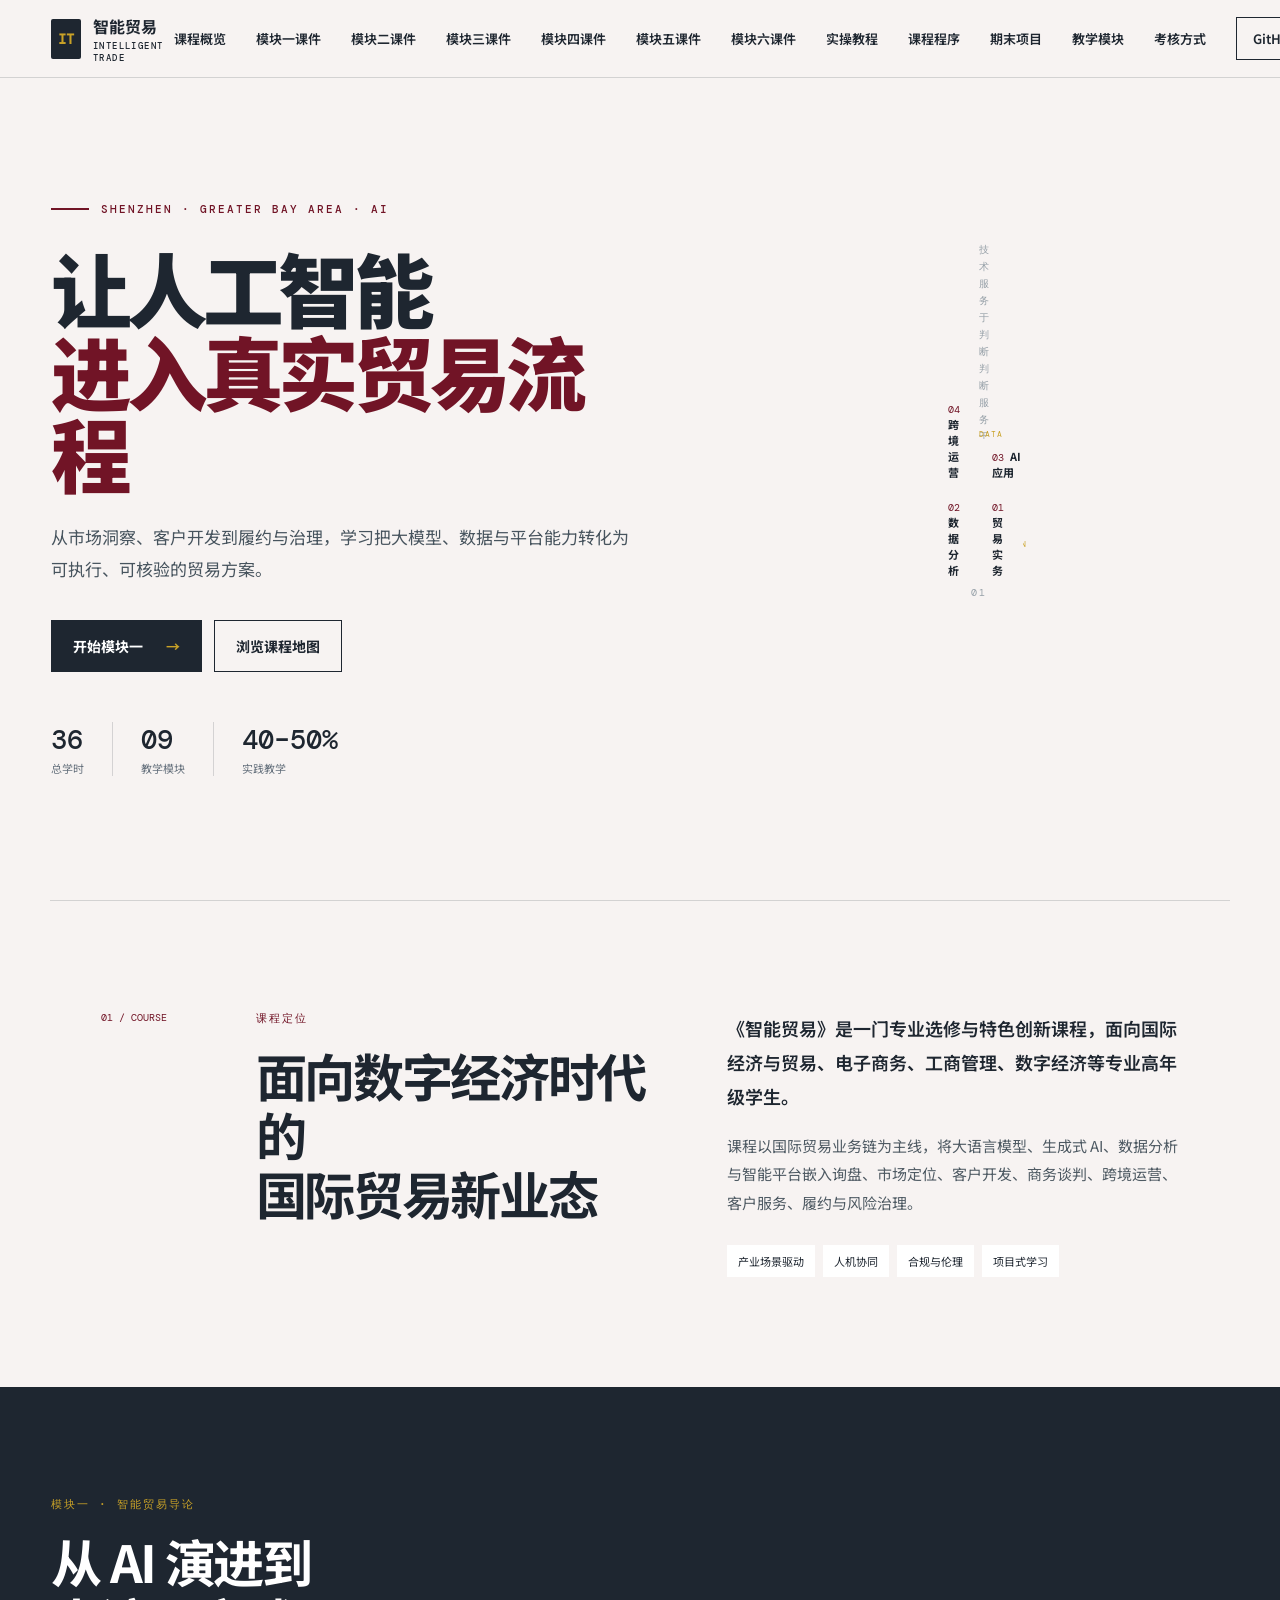
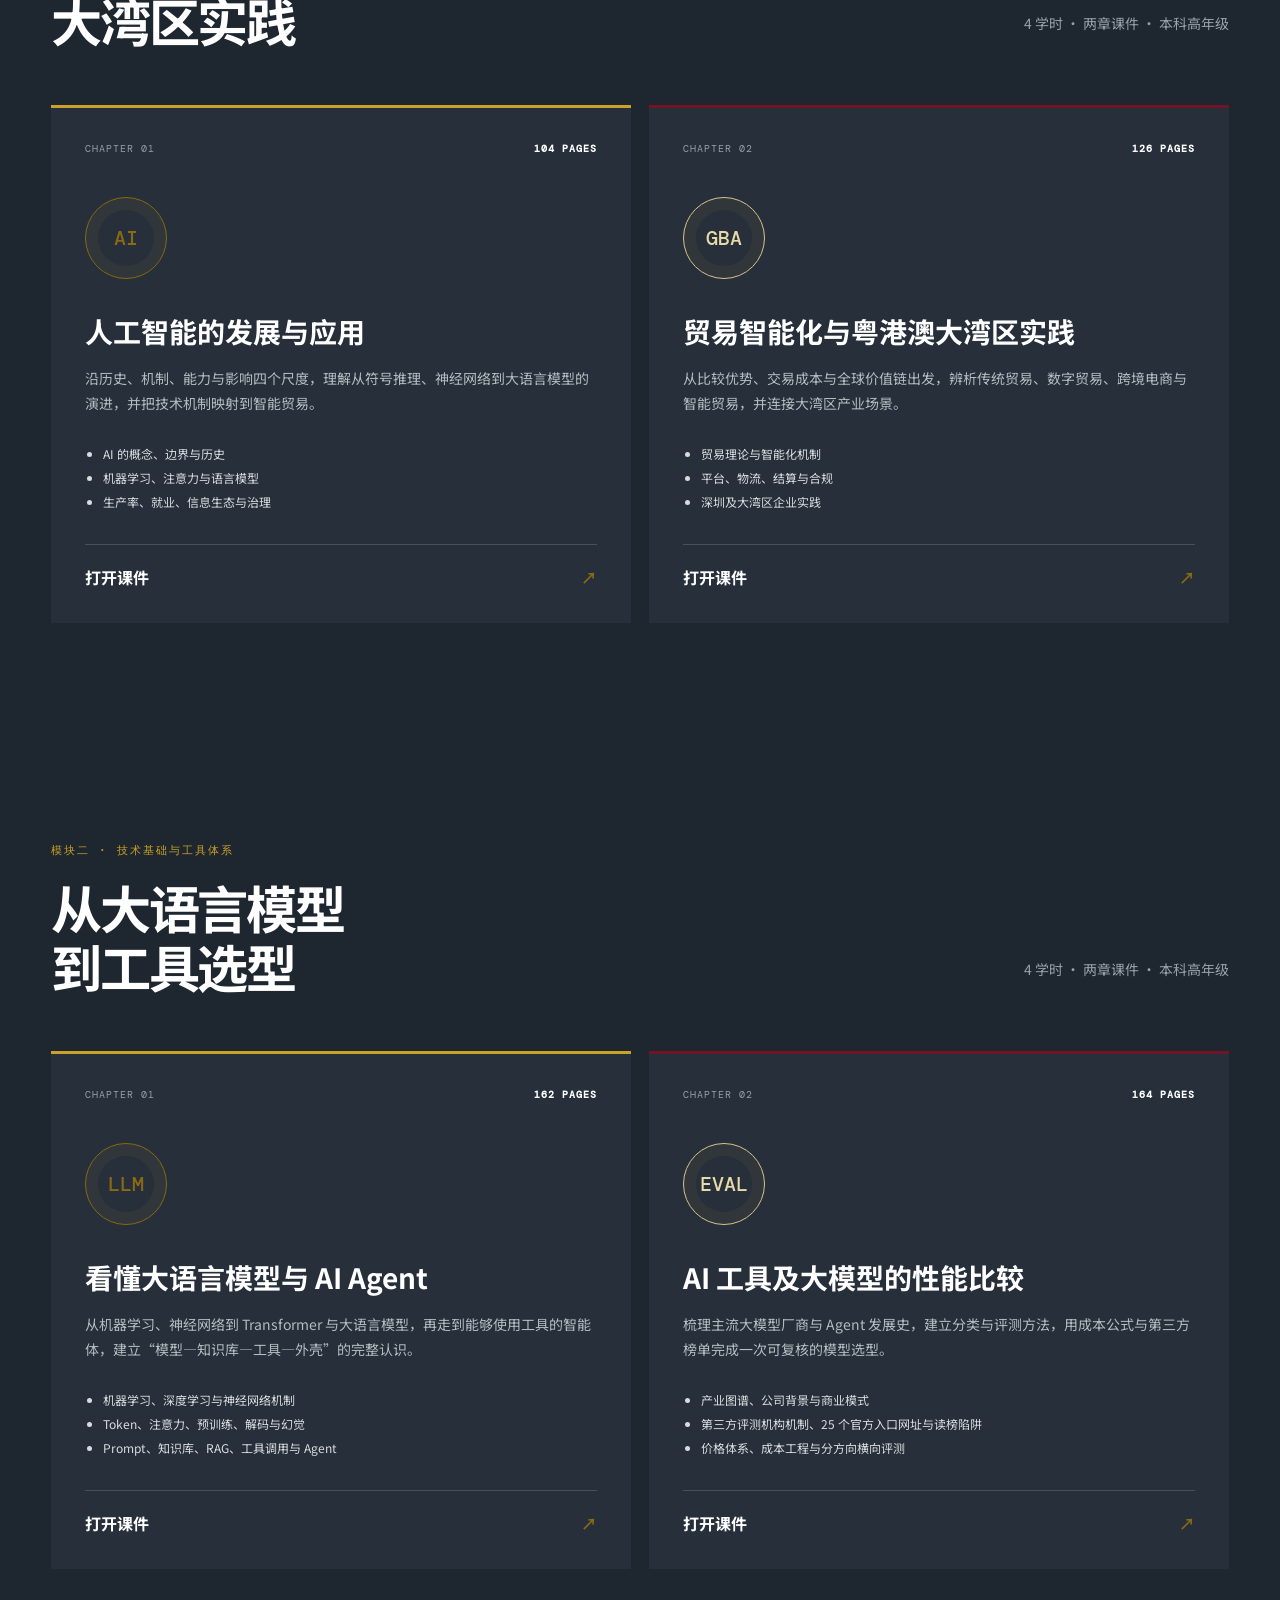
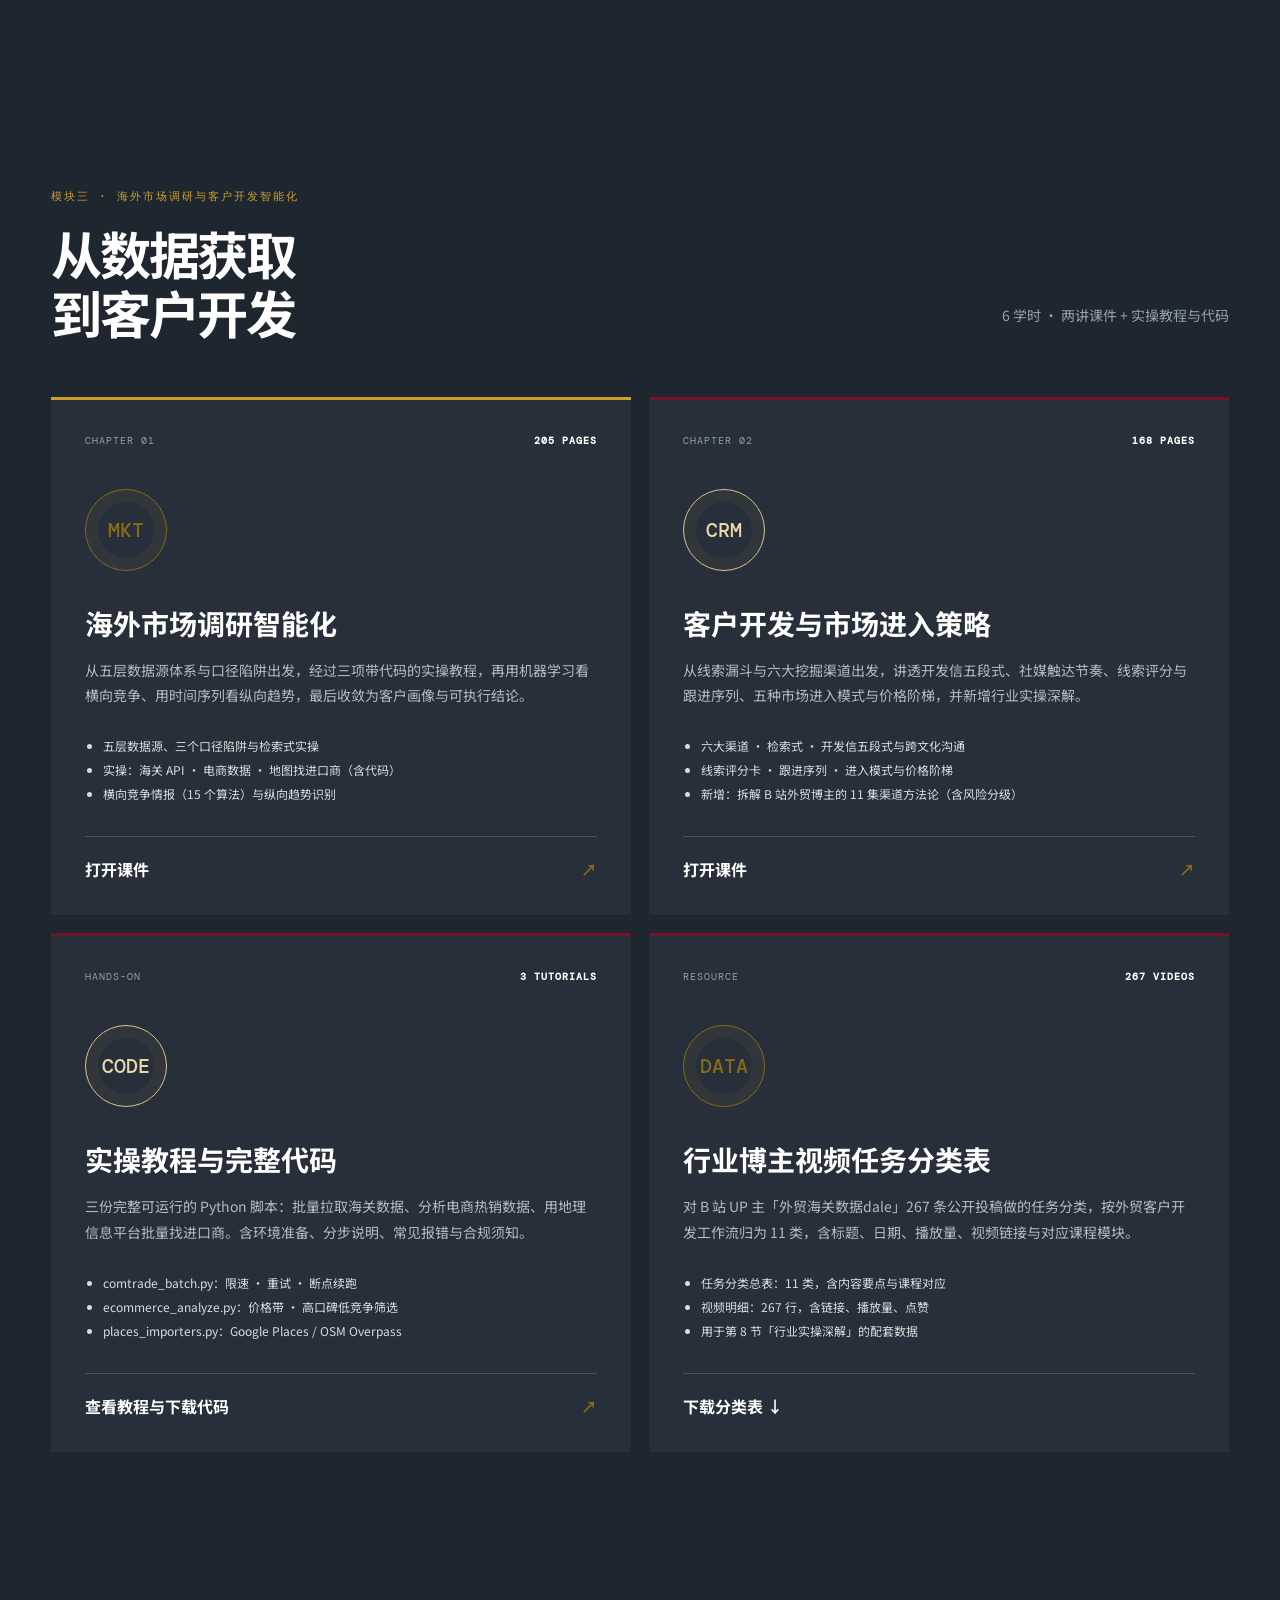
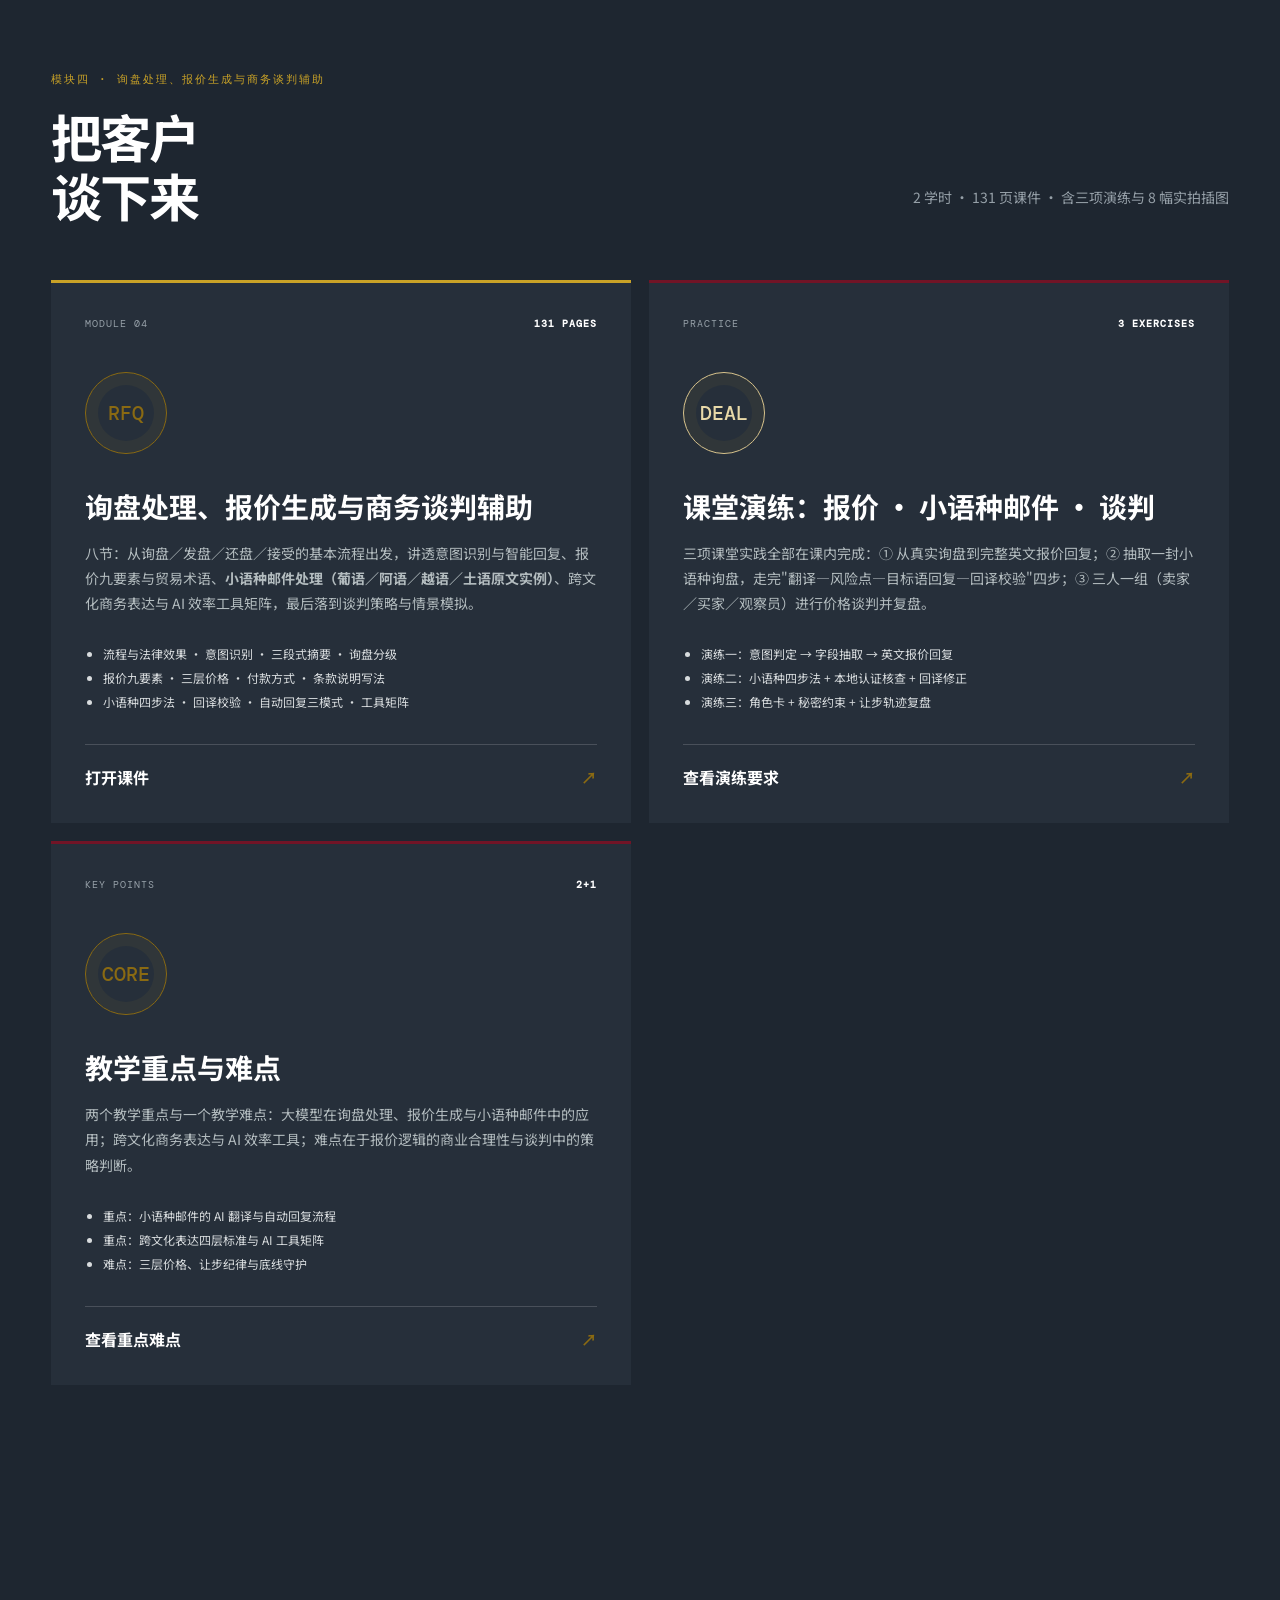
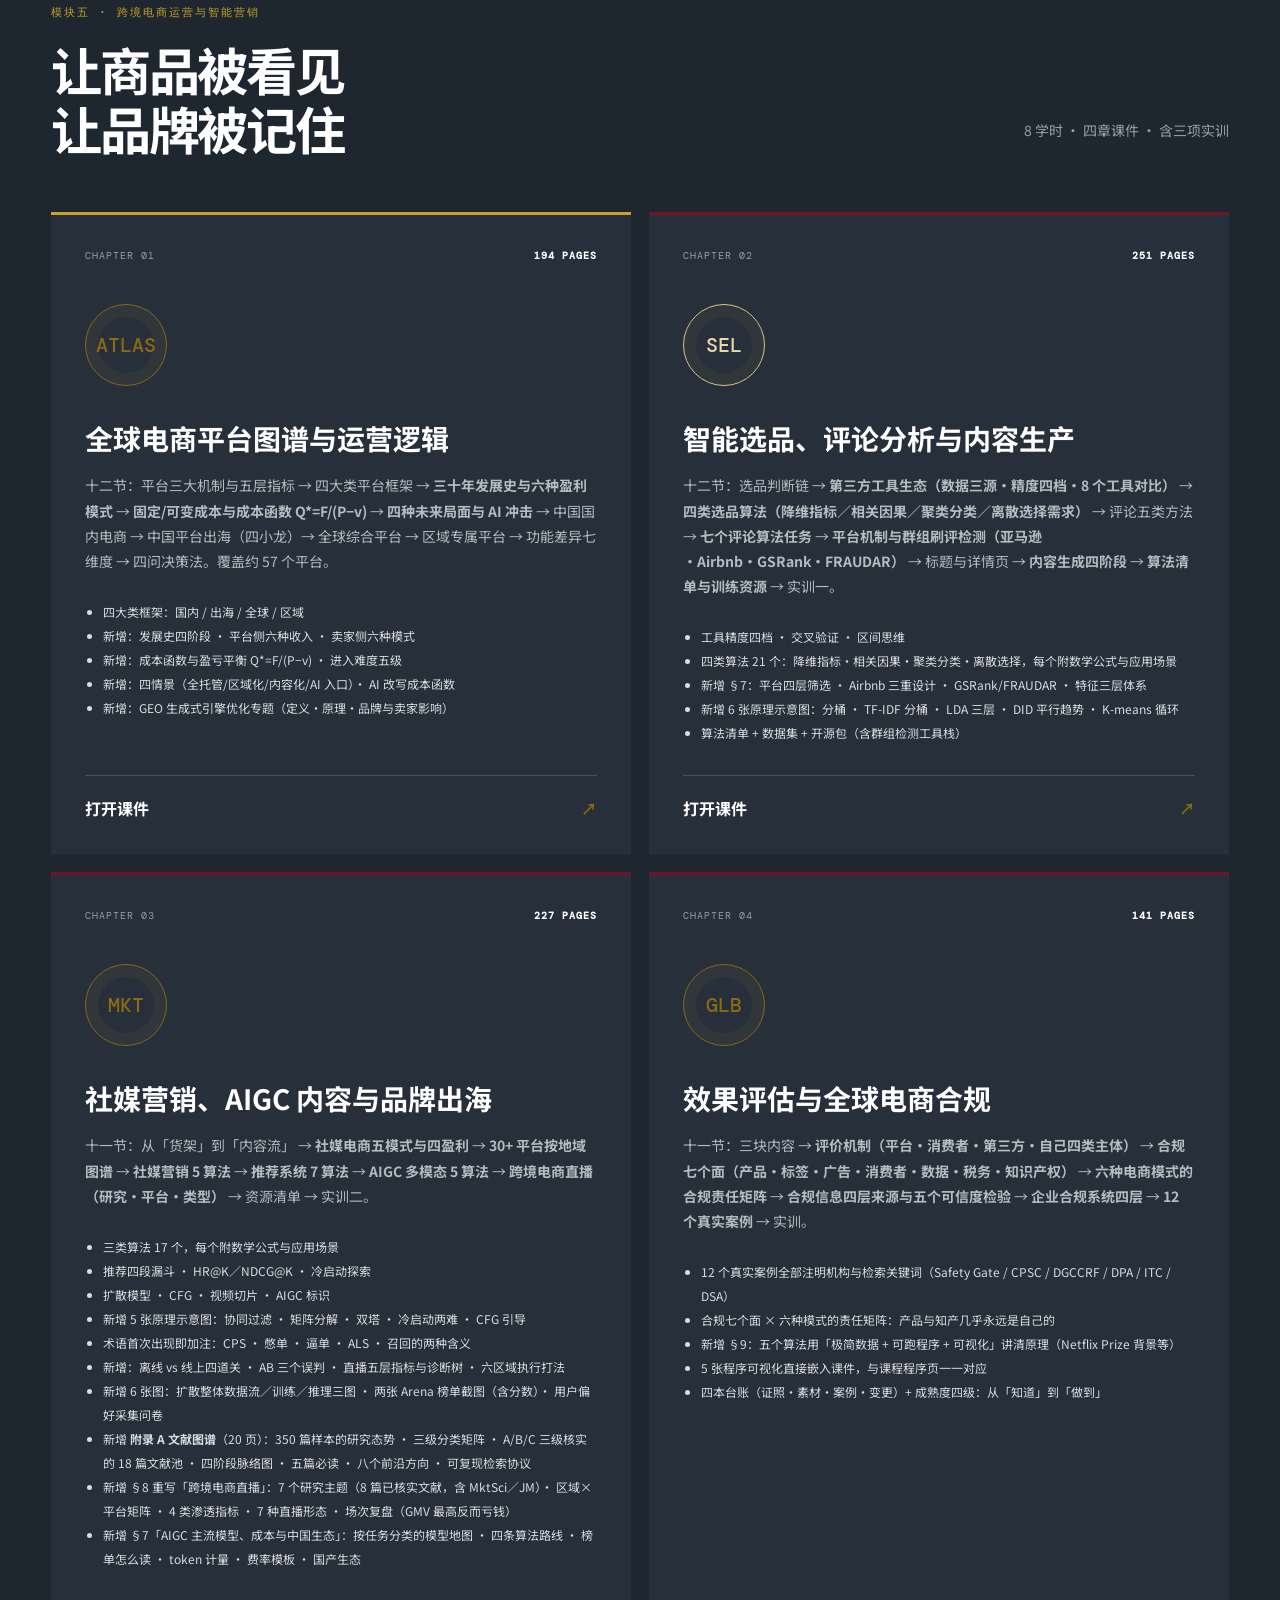
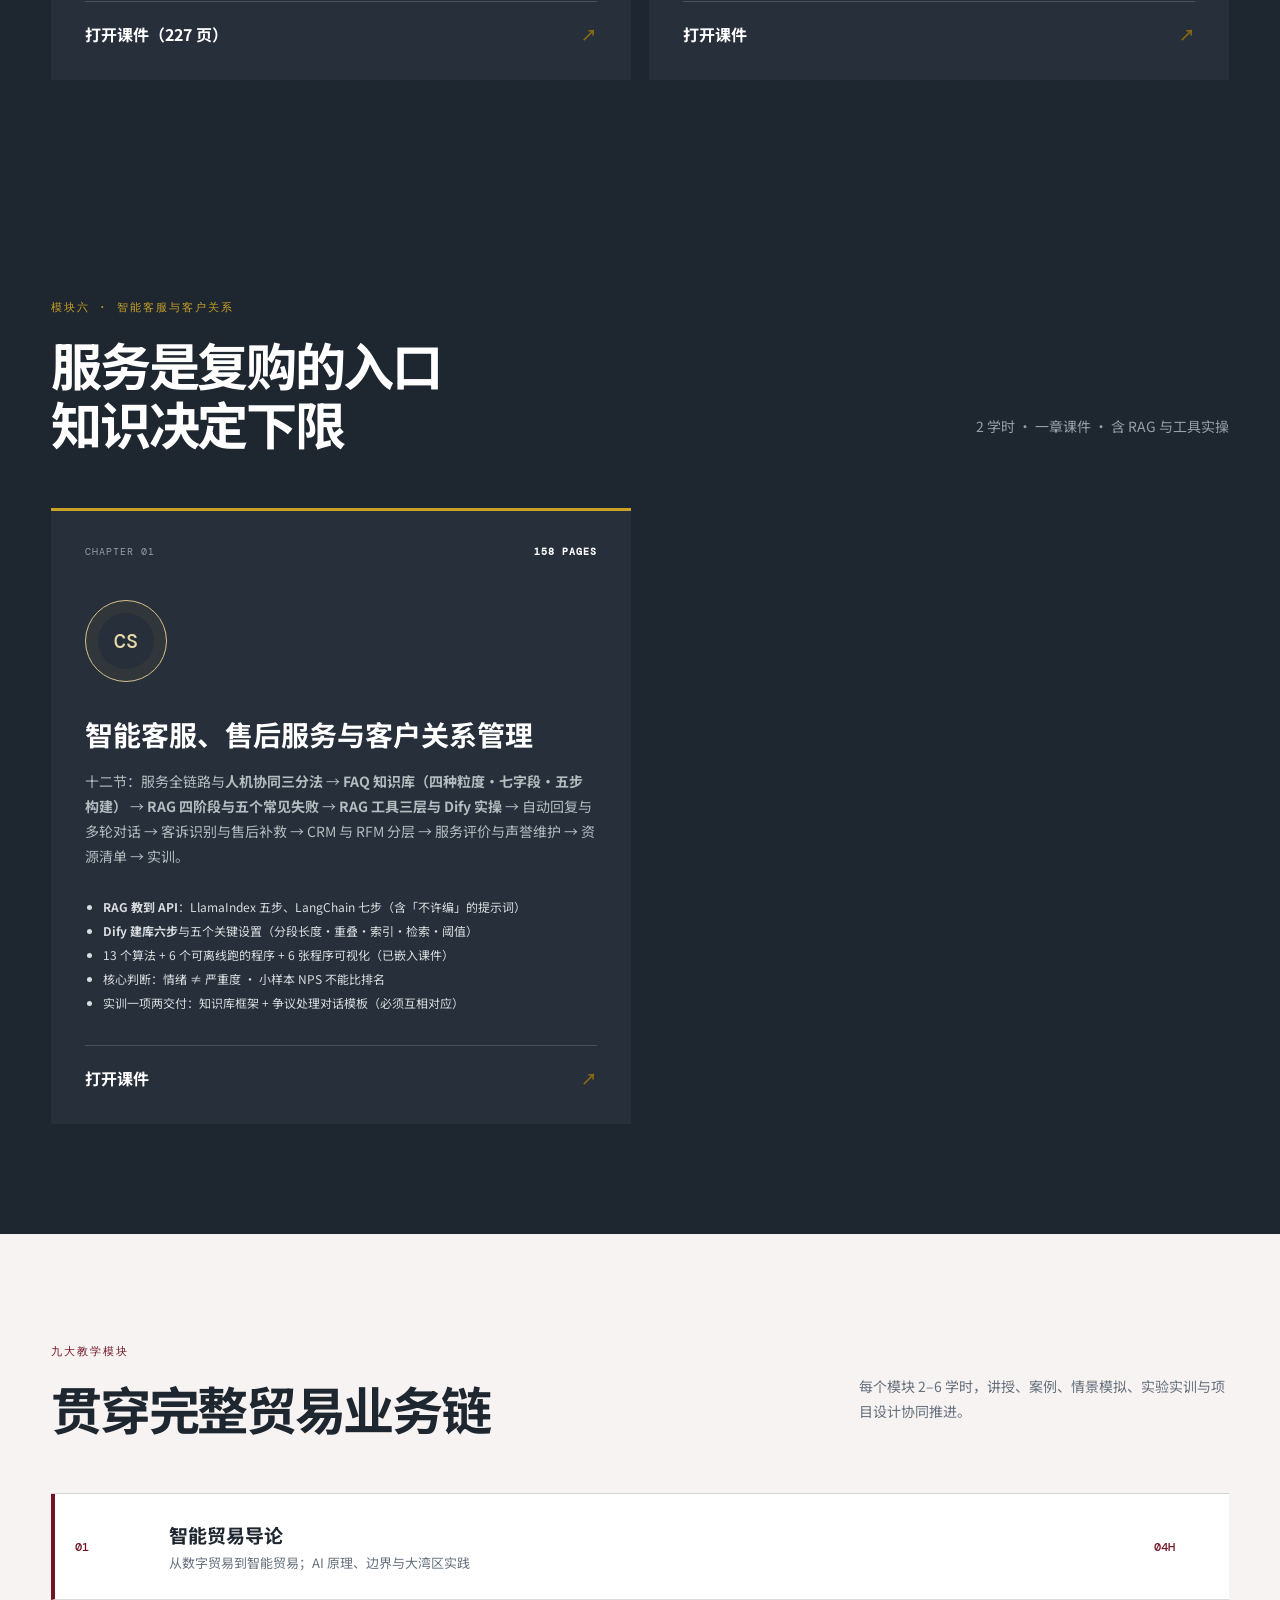
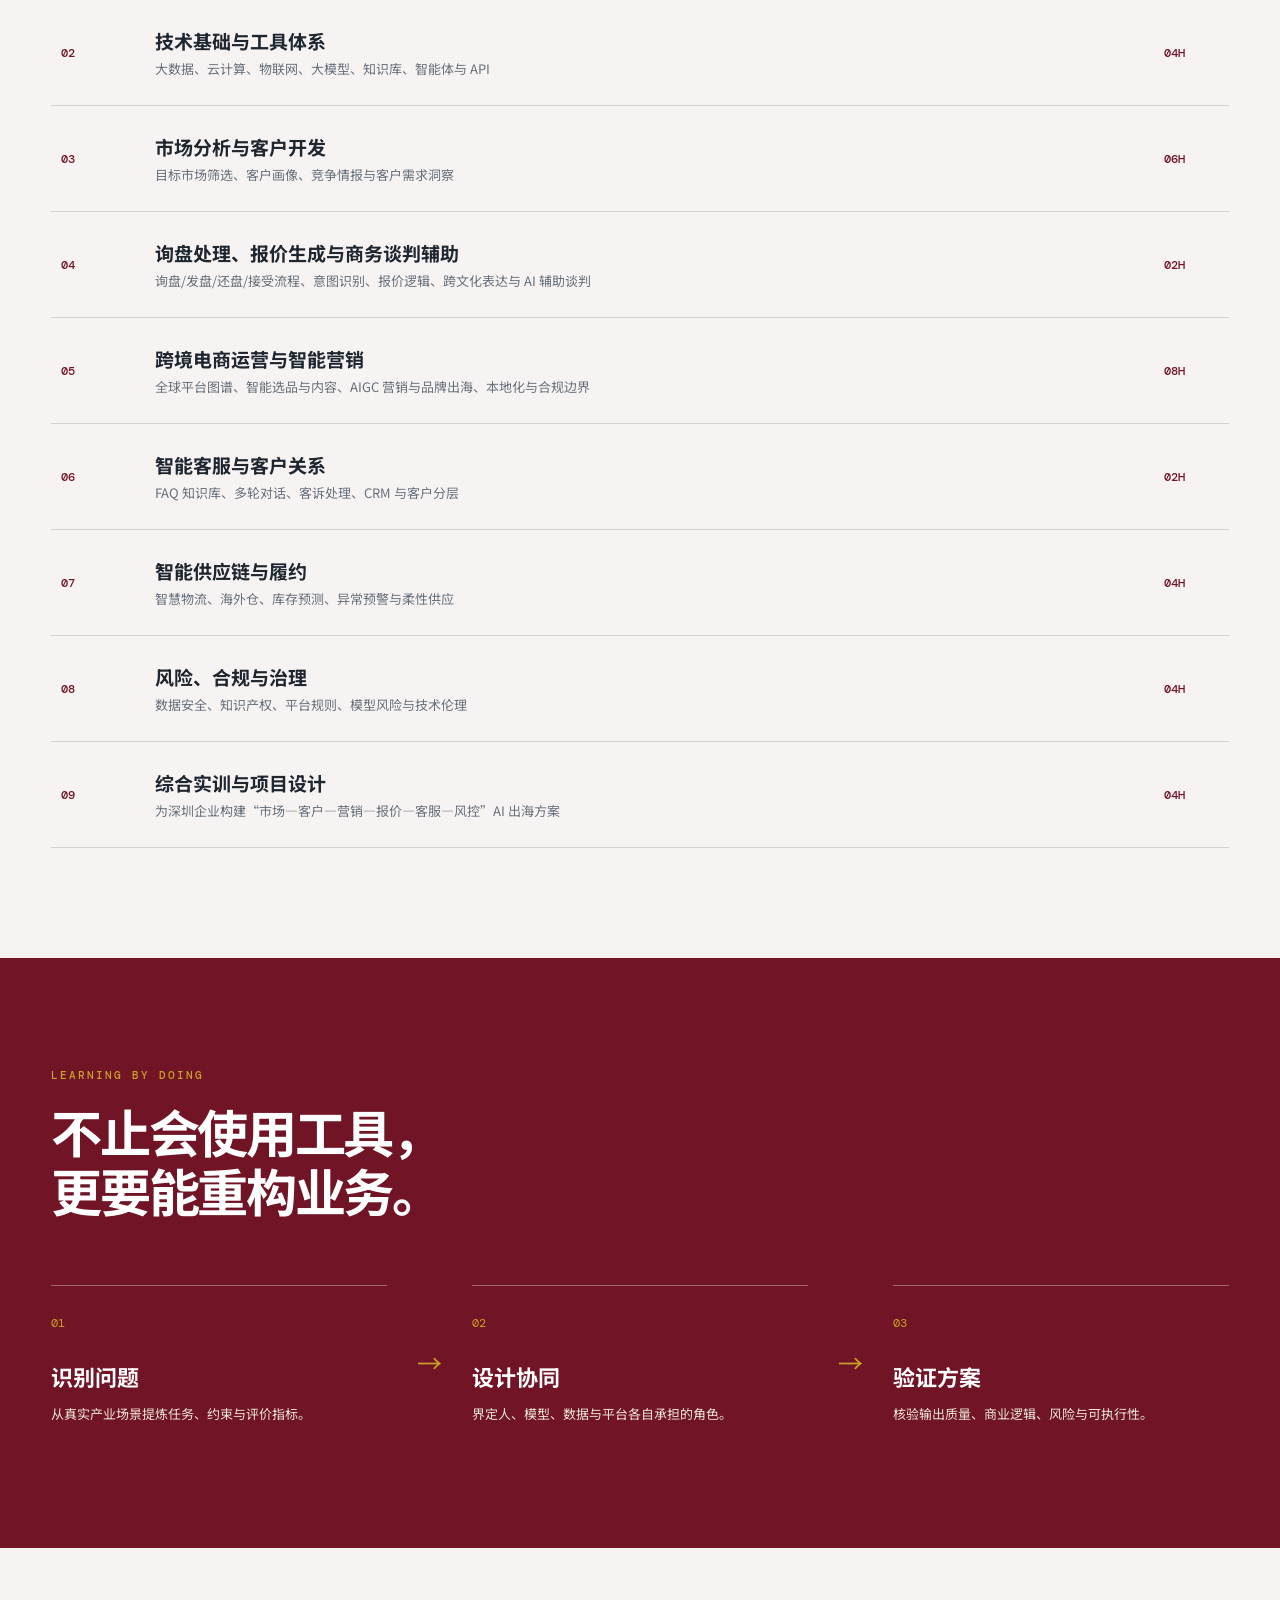
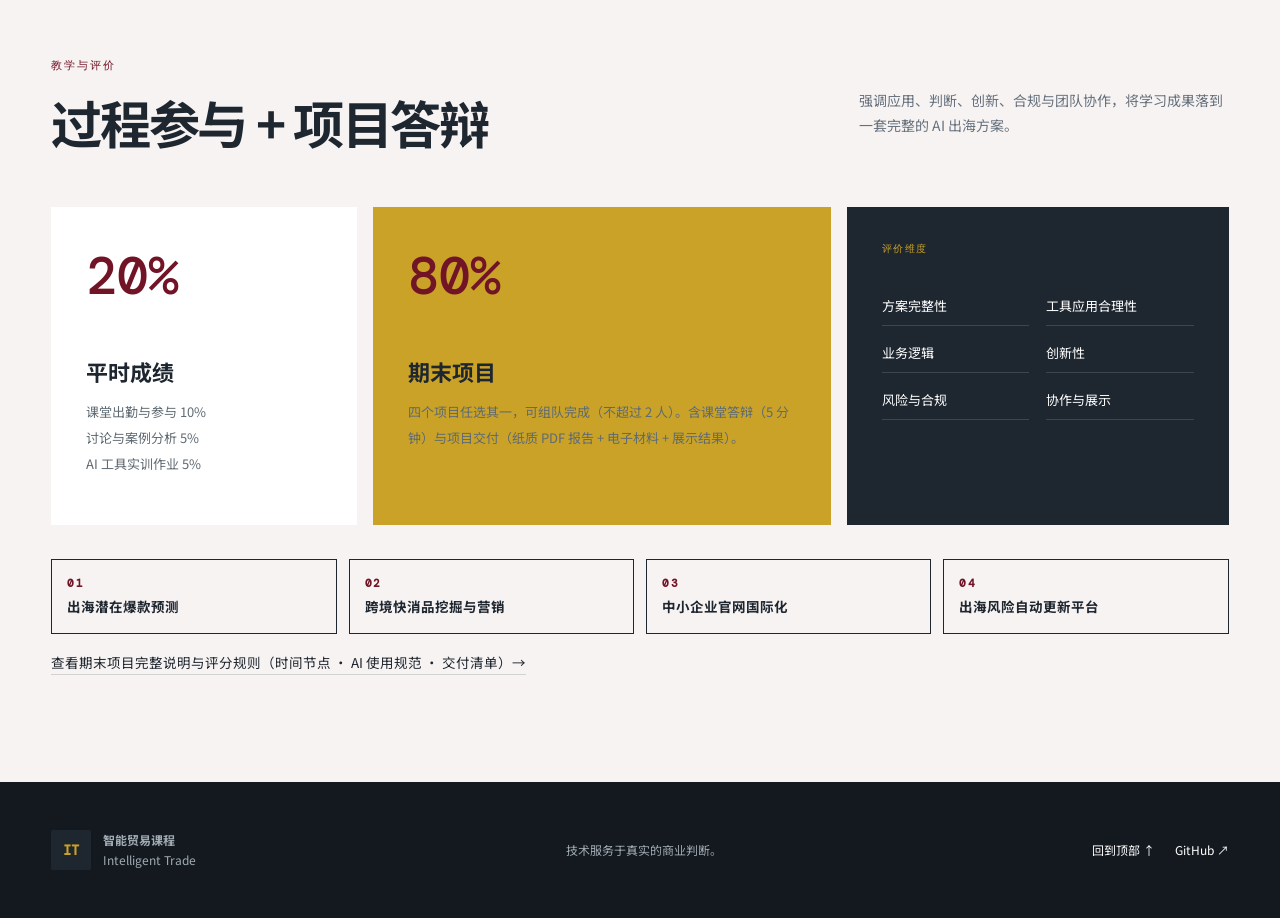
<file: index.html>
﻿<!doctype html>
<!-- build-refresh -->
<html lang="zh-CN">
<head>
  <meta charset="utf-8">
  <meta name="viewport" content="width=device-width, initial-scale=1">
  <meta name="theme-color" content="#071a2a">
  <meta name="description" content="智能贸易课程主页：以贸易实务、数据分析、人工智能与跨境运营为主线，连接深圳及粤港澳大湾区产业实践。">
  <meta property="og:title" content="智能贸易 | Intelligent Trade">
  <meta property="og:description" content="36 学时、9 个模块，从人工智能基础走向可执行的 AI 出海方案。">
  <meta property="og:type" content="website">
  <title>智能贸易 | Intelligent Trade</title>
  <link rel="icon" href="favicon.svg" type="image/svg+xml">
  <link rel="stylesheet" href="styles.css">
</head>
<body>
  <header class="site-header">
    <a class="brand" href="#top" aria-label="智能贸易课程首页">
      <span class="brand-mark">IT</span>
      <span><strong>智能贸易</strong><small>INTELLIGENT TRADE</small></span>
    </a>
    <button class="menu-button" aria-expanded="false" aria-controls="site-nav">菜单</button>
    <nav id="site-nav" aria-label="主导航">
      <a href="#about">课程概览</a>
      <a href="#chapters">模块一课件</a>
      <a href="#chapters-m2">模块二课件</a>
      <a href="#chapters-m3">模块三课件</a>
      <a href="#chapters-m4">模块四课件</a>
      <a href="#chapters-m5">模块五课件</a>
      <a href="#chapters-m6">模块六课件</a>
      <a href="code/index.html">实操教程</a>
      <a href="code/index.html">课程程序</a>
      <a href="final-project/index.html">期末项目</a>
      <a href="#modules">教学模块</a>
      <a href="#assessment">考核方式</a>
      <a class="github" href="https://github.com/elysium4eva" target="_blank" rel="noreferrer">GitHub ↗</a>
    </nav>
  </header>

  <main id="top">
    <section class="hero">
      <div class="hero-grid">
        <div class="hero-copy">
          <p class="eyebrow">SHENZHEN · GREATER BAY AREA · AI</p>
          <h1>让人工智能<br><em>进入真实贸易流程</em></h1>
          <p class="hero-lead">从市场洞察、客户开发到履约与治理，学习把大模型、数据与平台能力转化为可执行、可核验的贸易方案。</p>
          <div class="hero-actions">
            <a class="button primary" href="#chapters">开始模块一 <span>→</span></a>
            <a class="button ghost" href="#modules">浏览课程地图</a>
          </div>
          <dl class="course-stats">
            <div><dt>36</dt><dd>总学时</dd></div>
            <div><dt>09</dt><dd>教学模块</dd></div>
            <div><dt>40–50%</dt><dd>实践教学</dd></div>
          </dl>
        </div>
        <div class="hero-system" aria-label="智能贸易能力框架">
          <div class="system-label">课程能力框架 / 01</div>
          <div class="system-core">
            <span>DATA</span>
            <strong>智能贸易</strong>
            <span>DECISION</span>
          </div>
          <div class="system-node node-a"><b>01</b>贸易实务</div>
          <div class="system-node node-b"><b>02</b>数据分析</div>
          <div class="system-node node-c"><b>03</b>AI 应用</div>
          <div class="system-node node-d"><b>04</b>跨境运营</div>
          <p>技术服务于判断<br>判断服务于行动</p>
        </div>
      </div>
    </section>

    <section class="intro section" id="about">
      <div class="section-tag">01 / COURSE</div>
      <div class="intro-copy">
        <p class="kicker">课程定位</p>
        <h2>面向数字经济时代的<br>国际贸易新业态</h2>
      </div>
      <div class="intro-body">
        <p>《智能贸易》是一门专业选修与特色创新课程，面向国际经济与贸易、电子商务、工商管理、数字经济等专业高年级学生。</p>
        <p>课程以国际贸易业务链为主线，将大语言模型、生成式 AI、数据分析与智能平台嵌入询盘、市场定位、客户开发、商务谈判、跨境运营、客户服务、履约与风险治理。</p>
        <div class="principle-row">
          <span>产业场景驱动</span><span>人机协同</span><span>合规与伦理</span><span>项目式学习</span>
        </div>
      </div>
    </section>

    <section class="chapters section" id="chapters">
      <div class="section-heading">
        <div><p class="kicker light">模块一 · 智能贸易导论</p><h2>从 AI 演进到<br>大湾区实践</h2></div>
        <p>4 学时 · 两章课件 · 本科高年级</p>
      </div>
      <div class="chapter-grid">
        <article class="chapter-card featured">
          <div class="chapter-top"><span>CHAPTER 01</span><b>104 PAGES</b></div>
          <div class="chapter-icon" aria-hidden="true">AI</div>
          <h3>人工智能的发展与应用</h3>
          <p>沿历史、机制、能力与影响四个尺度，理解从符号推理、神经网络到大语言模型的演进，并把技术机制映射到智能贸易。</p>
          <ul><li>AI 的概念、边界与历史</li><li>机器学习、注意力与语言模型</li><li>生产率、就业、信息生态与治理</li></ul>
          <a href="courseware/module-1-chapter-1-ai-development.pdf" target="_blank">打开课件 <span>↗</span></a>
        </article>
        <article class="chapter-card">
          <div class="chapter-top"><span>CHAPTER 02</span><b>126 PAGES</b></div>
          <div class="chapter-icon trade" aria-hidden="true">GBA</div>
          <h3>贸易智能化与粤港澳大湾区实践</h3>
          <p>从比较优势、交易成本与全球价值链出发，辨析传统贸易、数字贸易、跨境电商与智能贸易，并连接大湾区产业场景。</p>
          <ul><li>贸易理论与智能化机制</li><li>平台、物流、结算与合规</li><li>深圳及大湾区企业实践</li></ul>
          <a href="courseware/module-1-chapter-2-gba-practice.pdf" target="_blank">打开课件 <span>↗</span></a>
        </article>
      </div>
    </section>

    <section class="chapters section" id="chapters-m2">
      <div class="section-heading">
        <div><p class="kicker light">模块二 · 技术基础与工具体系</p><h2>从大语言模型<br>到工具选型</h2></div>
        <p>4 学时 · 两章课件 · 本科高年级</p>
      </div>
      <div class="chapter-grid">
        <article class="chapter-card featured">
          <div class="chapter-top"><span>CHAPTER 01</span><b>162 PAGES</b></div>
          <div class="chapter-icon" aria-hidden="true">LLM</div>
          <h3>看懂大语言模型与 AI Agent</h3>
          <p>从机器学习、神经网络到 Transformer 与大语言模型，再走到能够使用工具的智能体，建立“模型—知识库—工具—外壳”的完整认识。</p>
          <ul><li>机器学习、深度学习与神经网络机制</li><li>Token、注意力、预训练、解码与幻觉</li><li>Prompt、知识库、RAG、工具调用与 Agent</li></ul>
          <a href="courseware/module-2-chapter-1-llm-and-agent.pdf" target="_blank">打开课件 <span>↗</span></a>
        </article>
        <article class="chapter-card">
          <div class="chapter-top"><span>CHAPTER 02</span><b>164 PAGES</b></div>
          <div class="chapter-icon trade" aria-hidden="true">EVAL</div>
          <h3>AI 工具及大模型的性能比较</h3>
          <p>梳理主流大模型厂商与 Agent 发展史，建立分类与评测方法，用成本公式与第三方榜单完成一次可复核的模型选型。</p>
          <ul><li>产业图谱、公司背景与商业模式</li><li>第三方评测机构机制、25 个官方入口网址与读榜陷阱</li><li>价格体系、成本工程与分方向横向评测</li></ul>
          <a href="courseware/module-2-chapter-2-model-comparison.pdf" target="_blank">打开课件 <span>↗</span></a>
        </article>
      </div>
    </section>

    <section class="chapters section" id="chapters-m3">
      <div class="section-heading">
        <div><p class="kicker light">模块三 · 海外市场调研与客户开发智能化</p><h2>从数据获取<br>到客户开发</h2></div>
        <p>6 学时 · 两讲课件 + 实操教程与代码</p>
      </div>
      <div class="chapter-grid">
        <article class="chapter-card featured">
          <div class="chapter-top"><span>CHAPTER 01</span><b>205 PAGES</b></div>
          <div class="chapter-icon" aria-hidden="true">MKT</div>
          <h3>海外市场调研智能化</h3>
          <p>从五层数据源体系与口径陷阱出发，经过三项带代码的实操教程，再用机器学习看横向竞争、用时间序列看纵向趋势，最后收敛为客户画像与可执行结论。</p>
          <ul><li>五层数据源、三个口径陷阱与检索式实操</li><li>实操：海关 API · 电商数据 · 地图找进口商（含代码）</li><li>横向竞争情报（15 个算法）与纵向趋势识别</li></ul>
          <a href="courseware/module-3-chapter-1-overseas-market-research.pdf" target="_blank">打开课件 <span>↗</span></a>
        </article>
        <article class="chapter-card">
          <div class="chapter-top"><span>CHAPTER 02</span><b>168 PAGES</b></div>
          <div class="chapter-icon trade" aria-hidden="true">CRM</div>
          <h3>客户开发与市场进入策略</h3>
          <p>从线索漏斗与六大挖掘渠道出发，讲透开发信五段式、社媒触达节奏、线索评分与跟进序列、五种市场进入模式与价格阶梯，并新增行业实操深解。</p>
          <ul><li>六大渠道 · 检索式 · 开发信五段式与跨文化沟通</li><li>线索评分卡 · 跟进序列 · 进入模式与价格阶梯</li><li>新增：拆解 B 站外贸博主的 11 集渠道方法论（含风险分级）</li></ul>
          <a href="courseware/module-3-chapter-2-customer-development.pdf" target="_blank">打开课件 <span>↗</span></a>
        </article>
        <article class="chapter-card">
          <div class="chapter-top"><span>HANDS-ON</span><b>3 TUTORIALS</b></div>
          <div class="chapter-icon trade" aria-hidden="true">CODE</div>
          <h3>实操教程与完整代码</h3>
          <p>三份完整可运行的 Python 脚本：批量拉取海关数据、分析电商热销数据、用地理信息平台批量找进口商。含环境准备、分步说明、常见报错与合规须知。</p>
          <ul><li>comtrade_batch.py：限速 · 重试 · 断点续跑</li><li>ecommerce_analyze.py：价格带 · 高口碑低竞争筛选</li><li>places_importers.py：Google Places / OSM Overpass</li></ul>
          <a href="code/index.html">查看教程与下载代码 <span>↗</span></a>
        </article>
        <article class="chapter-card">
          <div class="chapter-top"><span>RESOURCE</span><b>267 VIDEOS</b></div>
          <div class="chapter-icon" aria-hidden="true">DATA</div>
          <h3>行业博主视频任务分类表</h3>
          <p>对 B 站 UP 主「外贸海关数据dale」267 条公开投稿做的任务分类，按外贸客户开发工作流归为 11 类，含标题、日期、播放量、视频链接与对应课程模块。</p>
          <ul><li>任务分类总表：11 类，含内容要点与课程对应</li><li>视频明细：267 行，含链接、播放量、点赞</li><li>用于第 8 节「行业实操深解」的配套数据</li></ul>
          <a href="resources/up-blogger-video-classification.xlsx" download>下载分类表 ↓</a>
        </article>
      </div>
    </section>

    <section class="chapters section" id="chapters-m4">
      <div class="section-heading">
        <div><p class="kicker light">模块四 · 询盘处理、报价生成与商务谈判辅助</p><h2>把客户<br>谈下来</h2></div>
        <p>2 学时 · 131 页课件 · 含三项演练与 8 幅实拍插图</p>
      </div>
      <div class="chapter-grid">
        <article class="chapter-card featured">
          <div class="chapter-top"><span>MODULE 04</span><b>131 PAGES</b></div>
          <div class="chapter-icon" aria-hidden="true">RFQ</div>
          <h3>询盘处理、报价生成与商务谈判辅助</h3>
          <p>八节：从询盘／发盘／还盘／接受的基本流程出发，讲透意图识别与智能回复、报价九要素与贸易术语、<strong>小语种邮件处理（葡语／阿语／越语／土语原文实例）</strong>、跨文化商务表达与 AI 效率工具矩阵，最后落到谈判策略与情景模拟。</p>
          <ul><li>流程与法律效果 · 意图识别 · 三段式摘要 · 询盘分级</li><li>报价九要素 · 三层价格 · 付款方式 · 条款说明写法</li><li>小语种四步法 · 回译校验 · 自动回复三模式 · 工具矩阵</li></ul>
          <a href="courseware/module-4-inquiry-quotation-negotiation.pdf" target="_blank">打开课件 <span>↗</span></a>
        </article>
        <article class="chapter-card">
          <div class="chapter-top"><span>PRACTICE</span><b>3 EXERCISES</b></div>
          <div class="chapter-icon trade" aria-hidden="true">DEAL</div>
          <h3>课堂演练：报价 · 小语种邮件 · 谈判</h3>
          <p>三项课堂实践全部在课内完成：① 从真实询盘到完整英文报价回复；② 抽取一封小语种询盘，走完"翻译—风险点—目标语回复—回译校验"四步；③ 三人一组（卖家／买家／观察员）进行价格谈判并复盘。</p>
          <ul><li>演练一：意图判定 → 字段抽取 → 英文报价回复</li><li>演练二：小语种四步法 + 本地认证核查 + 回译修正</li><li>演练三：角色卡 + 秘密约束 + 让步轨迹复盘</li></ul>
          <a href="courseware/module-4-inquiry-quotation-negotiation.pdf" target="_blank">查看演练要求 <span>↗</span></a>
        </article>
        <article class="chapter-card">
          <div class="chapter-top"><span>KEY POINTS</span><b>2+1</b></div>
          <div class="chapter-icon" aria-hidden="true">CORE</div>
          <h3>教学重点与难点</h3>
          <p>两个教学重点与一个教学难点：大模型在询盘处理、报价生成与小语种邮件中的应用；跨文化商务表达与 AI 效率工具；难点在于报价逻辑的商业合理性与谈判中的策略判断。</p>
          <ul><li>重点：小语种邮件的 AI 翻译与自动回复流程</li><li>重点：跨文化表达四层标准与 AI 工具矩阵</li><li>难点：三层价格、让步纪律与底线守护</li></ul>
          <a href="courseware/module-4-inquiry-quotation-negotiation.pdf" target="_blank">查看重点难点 <span>↗</span></a>
        </article>
      </div>
    </section>

    <section class="chapters section" id="chapters-m5">
      <div class="section-heading">
        <div><p class="kicker light">模块五 · 跨境电商运营与智能营销</p><h2>让商品被看见<br>让品牌被记住</h2></div>
        <p>8 学时 · 四章课件 · 含三项实训</p>
      </div>
      <div class="chapter-grid">
        <article class="chapter-card featured">
          <div class="chapter-top"><span>CHAPTER 01</span><b>194 PAGES</b></div>
          <div class="chapter-icon" aria-hidden="true">ATLAS</div>
          <h3>全球电商平台图谱与运营逻辑</h3>
          <p>十二节：平台三大机制与五层指标 → 四大类平台框架 → <strong>三十年发展史与六种盈利模式</strong> → <strong>固定/可变成本与成本函数 Q*=F/(P−v)</strong> → <strong>四种未来局面与 AI 冲击</strong> → 中国国内电商 → 中国平台出海（四小龙）→ 全球综合平台 → 区域专属平台 → 功能差异七维度 → 四问决策法。覆盖约 57 个平台。</p>
          <ul><li>四大类框架：国内 / 出海 / 全球 / 区域</li><li>新增：发展史四阶段 · 平台侧六种收入 · 卖家侧六种模式</li><li>新增：成本函数与盈亏平衡 Q*=F/(P−v) · 进入难度五级</li><li>新增：四情景（全托管/区域化/内容化/AI 入口）· AI 改写成本函数</li><li>新增：GEO 生成式引擎优化专题（定义·原理·品牌与卖家影响）</li></ul>
          <a href="courseware/module-5-ch1-platform-atlas.pdf" target="_blank">打开课件 <span>↗</span></a>
        </article>
        <article class="chapter-card">
          <div class="chapter-top"><span>CHAPTER 02</span><b>251 PAGES</b></div>
          <div class="chapter-icon trade" aria-hidden="true">SEL</div>
          <h3>智能选品、评论分析与内容生产</h3>
          <p>十二节：选品判断链 → <strong>第三方工具生态（数据三源·精度四档·8 个工具对比）</strong> → <strong>四类选品算法（降维指标／相关因果／聚类分类／离散选择需求）</strong> → 评论五类方法 → <strong>七个评论算法任务</strong> → <strong>平台机制与群组刷评检测（亚马逊·Airbnb·GSRank·FRAUDAR）</strong> → 标题与详情页 → <strong>内容生成四阶段</strong> → <strong>算法清单与训练资源</strong> → 实训一。</p>
          <ul><li>工具精度四档 · 交叉验证 · 区间思维</li><li>四类算法 21 个：降维指标·相关因果·聚类分类·离散选择，每个附数学公式与应用场景</li><li>新增 §7：平台四层筛选 · Airbnb 三重设计 · GSRank/FRAUDAR · 特征三层体系</li><li>新增 6 张原理示意图：分桶 · TF-IDF 分桶 · LDA 三层 · DID 平行趋势 · K-means 循环</li><li>算法清单 + 数据集 + 开源包（含群组检测工具栈）</li></ul>
          <a href="courseware/module-5-ch2-selection-review-content.pdf" target="_blank">打开课件 <span>↗</span></a>
        </article>
        <article class="chapter-card">
          <div class="chapter-top"><span>CHAPTER 03</span><b>227 PAGES</b></div>
          <div class="chapter-icon" aria-hidden="true">MKT</div>
          <h3>社媒营销、AIGC 内容与品牌出海</h3>
          <p>十一节：从「货架」到「内容流」 → <strong>社媒电商五模式与四盈利</strong> → <strong>30+ 平台按地域图谱</strong> → <strong>社媒营销 5 算法</strong> → <strong>推荐系统 7 算法</strong> → <strong>AIGC 多模态 5 算法</strong> → <strong>跨境电商直播（研究·平台·类型）</strong> → 资源清单 → 实训二。</p>
          <ul><li>三类算法 17 个，每个附数学公式与应用场景</li><li>推荐四段漏斗 · HR@K／NDCG@K · 冷启动探索</li><li>扩散模型 · CFG · 视频切片 · AIGC 标识</li><li>新增 5 张原理示意图：协同过滤 · 矩阵分解 · 双塔 · 冷启动两难 · CFG 引导</li><li>术语首次出现即加注：CPS · 憋单 · 逼单 · ALS · 召回的两种含义</li>
          <li>新增：离线 vs 线上四道关 · AB 三个误判 · 直播五层指标与诊断树 · 六区域执行打法</li>
          <li>新增 6 张图：扩散整体数据流／训练／推理三图 · 两张 Arena 榜单截图（含分数）· 用户偏好采集问卷</li>
          <li>新增 <strong>附录 A 文献图谱</strong>（20 页）：350 篇样本的研究态势 · 三级分类矩阵 · A/B/C 三级核实的 18 篇文献池 · 四阶段脉络图 · 五篇必读 · 八个前沿方向 · 可复现检索协议</li>
          <li>新增 §8 重写「跨境电商直播」：7 个研究主题（8 篇已核实文献，含 MktSci／JM）· 区域×平台矩阵 · 4 类渗透指标 · 7 种直播形态 · 场次复盘（GMV 最高反而亏钱）</li>
          <li>新增 §7「AIGC 主流模型、成本与中国生态」：按任务分类的模型地图 · 四条算法路线 · 榜单怎么读 · token 计量 · 费率模板 · 国产生态</li></ul>
          <a href="courseware/module-5-ch3-social-aigc-brand.pdf" target="_blank">打开课件（227 页）<span>↗</span></a>
        </article>
        <article class="chapter-card">
          <div class="chapter-top"><span>CHAPTER 04</span><b>141 PAGES</b></div>
          <div class="chapter-icon" aria-hidden="true">GLB</div>
          <h3>效果评估与全球电商合规</h3>
          <p>十一节：三块内容 → <strong>评价机制（平台·消费者·第三方·自己四类主体）</strong> → <strong>合规七个面（产品·标签·广告·消费者·数据·税务·知识产权）</strong> → <strong>六种电商模式的合规责任矩阵</strong> → <strong>合规信息四层来源与五个可信度检验</strong> → <strong>企业合规系统四层</strong> → <strong>12 个真实案例</strong> → 实训。</p>
          <ul><li>12 个真实案例全部注明机构与检索关键词（Safety Gate / CPSC / DGCCRF / DPA / ITC / DSA）</li><li>合规七个面 × 六种模式的责任矩阵：产品与知产几乎永远是自己的</li><li>新增 §9：五个算法用「极简数据 + 可跑程序 + 可视化」讲清原理（Netflix Prize 背景等）</li><li>5 张程序可视化直接嵌入课件，与课程程序页一一对应</li><li>四本台账（证照·素材·案例·变更）+ 成熟度四级：从「知道」到「做到」</li></ul>
          <a href="courseware/module-5-ch4-localization-eval-compliance.pdf" target="_blank">打开课件 <span>↗</span></a>
        </article>
      </div>
    </section>
    <section class="chapters section" id="chapters-m6">
      <div class="section-heading">
        <div><p class="kicker light">模块六 · 智能客服与客户关系</p><h2>服务是复购的入口<br>知识决定下限</h2></div>
        <p>2 学时 · 一章课件 · 含 RAG 与工具实操</p>
      </div>
      <div class="chapter-grid">
        <article class="chapter-card featured">
          <div class="chapter-top"><span>CHAPTER 01</span><b>158 PAGES</b></div>
          <div class="chapter-icon trade" aria-hidden="true">CS</div>
          <h3>智能客服、售后服务与客户关系管理</h3>
          <p>十二节：服务全链路与<b>人机协同三分法</b> → <b>FAQ 知识库（四种粒度·七字段·五步构建）</b> → <b>RAG 四阶段与五个常见失败</b> → <b>RAG 工具三层与 Dify 实操</b> → 自动回复与多轮对话 → 客诉识别与售后补救 → CRM 与 RFM 分层 → 服务评价与声誉维护 → 资源清单 → 实训。</p>
          <ul>
            <li><b>RAG 教到 API</b>：LlamaIndex 五步、LangChain 七步（含「不许编」的提示词）</li>
            <li><b>Dify 建库六步</b>与五个关键设置（分段长度·重叠·索引·检索·阈值）</li>
            <li>13 个算法 + 6 个可离线跑的程序 + 6 张程序可视化（已嵌入课件）</li>
            <li>核心判断：情绪 ≠ 严重度 · 小样本 NPS 不能比排名</li>
            <li>实训一项两交付：知识库框架 + 争议处理对话模板（必须互相对应）</li>
          </ul>
          <a href="courseware/module-6-customer-service-crm.pdf" target="_blank">打开课件 <span>↗</span></a>
        </article>
      </div>
    </section>


    <section class="modules section" id="modules">
      <div class="section-heading dark">
        <div><p class="kicker">九大教学模块</p><h2>贯穿完整贸易业务链</h2></div>
        <p>每个模块 2–6 学时，讲授、案例、情景模拟、实验实训与项目设计协同推进。</p>
      </div>
      <ol class="module-list">
        <li class="active"><span>01</span><div><h3>智能贸易导论</h3><p>从数字贸易到智能贸易；AI 原理、边界与大湾区实践</p></div><b>04H</b></li>
        <li><span>02</span><div><h3>技术基础与工具体系</h3><p>大数据、云计算、物联网、大模型、知识库、智能体与 API</p></div><b>04H</b></li>
        <li><span>03</span><div><h3>市场分析与客户开发</h3><p>目标市场筛选、客户画像、竞争情报与客户需求洞察</p></div><b>06H</b></li>
        <li><span>04</span><div><h3>询盘处理、报价生成与商务谈判辅助</h3><p>询盘/发盘/还盘/接受流程、意图识别、报价逻辑、跨文化表达与 AI 辅助谈判</p></div><b>02H</b></li>
        <li><span>05</span><div><h3>跨境电商运营与智能营销</h3><p>全球平台图谱、智能选品与内容、AIGC 营销与品牌出海、本地化与合规边界</p></div><b>08H</b></li>
        <li><span>06</span><div><h3>智能客服与客户关系</h3><p>FAQ 知识库、多轮对话、客诉处理、CRM 与客户分层</p></div><b>02H</b></li>
        <li><span>07</span><div><h3>智能供应链与履约</h3><p>智慧物流、海外仓、库存预测、异常预警与柔性供应</p></div><b>04H</b></li>
        <li><span>08</span><div><h3>风险、合规与治理</h3><p>数据安全、知识产权、平台规则、模型风险与技术伦理</p></div><b>04H</b></li>
        <li><span>09</span><div><h3>综合实训与项目设计</h3><p>为深圳企业构建“市场—客户—营销—报价—客服—风控”AI 出海方案</p></div><b>04H</b></li>
      </ol>
    </section>

    <section class="practice section">
      <div class="practice-title"><p class="kicker light">LEARNING BY DOING</p><h2>不止会使用工具，<br>更要能重构业务。</h2></div>
      <div class="practice-flow">
        <div><span>01</span><h3>识别问题</h3><p>从真实产业场景提炼任务、约束与评价指标。</p></div>
        <i>→</i>
        <div><span>02</span><h3>设计协同</h3><p>界定人、模型、数据与平台各自承担的角色。</p></div>
        <i>→</i>
        <div><span>03</span><h3>验证方案</h3><p>核验输出质量、商业逻辑、风险与可执行性。</p></div>
      </div>
    </section>

    <section class="assessment section" id="assessment">
      <div class="section-heading dark">
        <div><p class="kicker">教学与评价</p><h2>过程参与 + 项目答辩</h2></div>
        <p>强调应用、判断、创新、合规与团队协作，将学习成果落到一套完整的 AI 出海方案。</p>
      </div>
      <div class="assessment-grid">
        <div class="score-block"><strong>20%</strong><h3>平时成绩</h3><p>课堂出勤与参与 10%<br>讨论与案例分析 5%<br>AI 工具实训作业 5%</p></div>
        <div class="score-block accent"><strong>80%</strong><h3>期末项目</h3><p>四个项目任选其一，可组队完成（不超过 2 人）。含课堂答辩（5 分钟）与项目交付（纸质 PDF 报告 + 电子材料 + 展示结果）。</p></div>
        <div class="criteria"><p>评价维度</p><ul><li>方案完整性</li><li>工具应用合理性</li><li>业务逻辑</li><li>创新性</li><li>风险与合规</li><li>协作与展示</li></ul></div>
      </div>
      <div class="project-strip">
        <a href="final-project/p1.html"><b>01</b>出海潜在爆款预测</a>
        <a href="final-project/p2.html"><b>02</b>跨境快消品挖掘与营销</a>
        <a href="final-project/p3.html"><b>03</b>中小企业官网国际化</a>
        <a href="final-project/p4.html"><b>04</b>出海风险自动更新平台</a>
      </div>
      <p class="project-more"><a href="final-project/index.html">查看期末项目完整说明与评分规则（时间节点 · AI 使用规范 · 交付清单）→</a></p>
    </section>
  </main>

  <footer>
    <div><span class="brand-mark">IT</span><p><strong>智能贸易课程</strong><br>Intelligent Trade</p></div>
    <p>技术服务于真实的商业判断。</p>
    <div class="footer-links"><a href="#top">回到顶部 ↑</a><a href="https://github.com/elysium4eva" target="_blank" rel="noreferrer">GitHub ↗</a></div>
  </footer>
  <script src="script.js"></script>
</body>
</html>
</file>
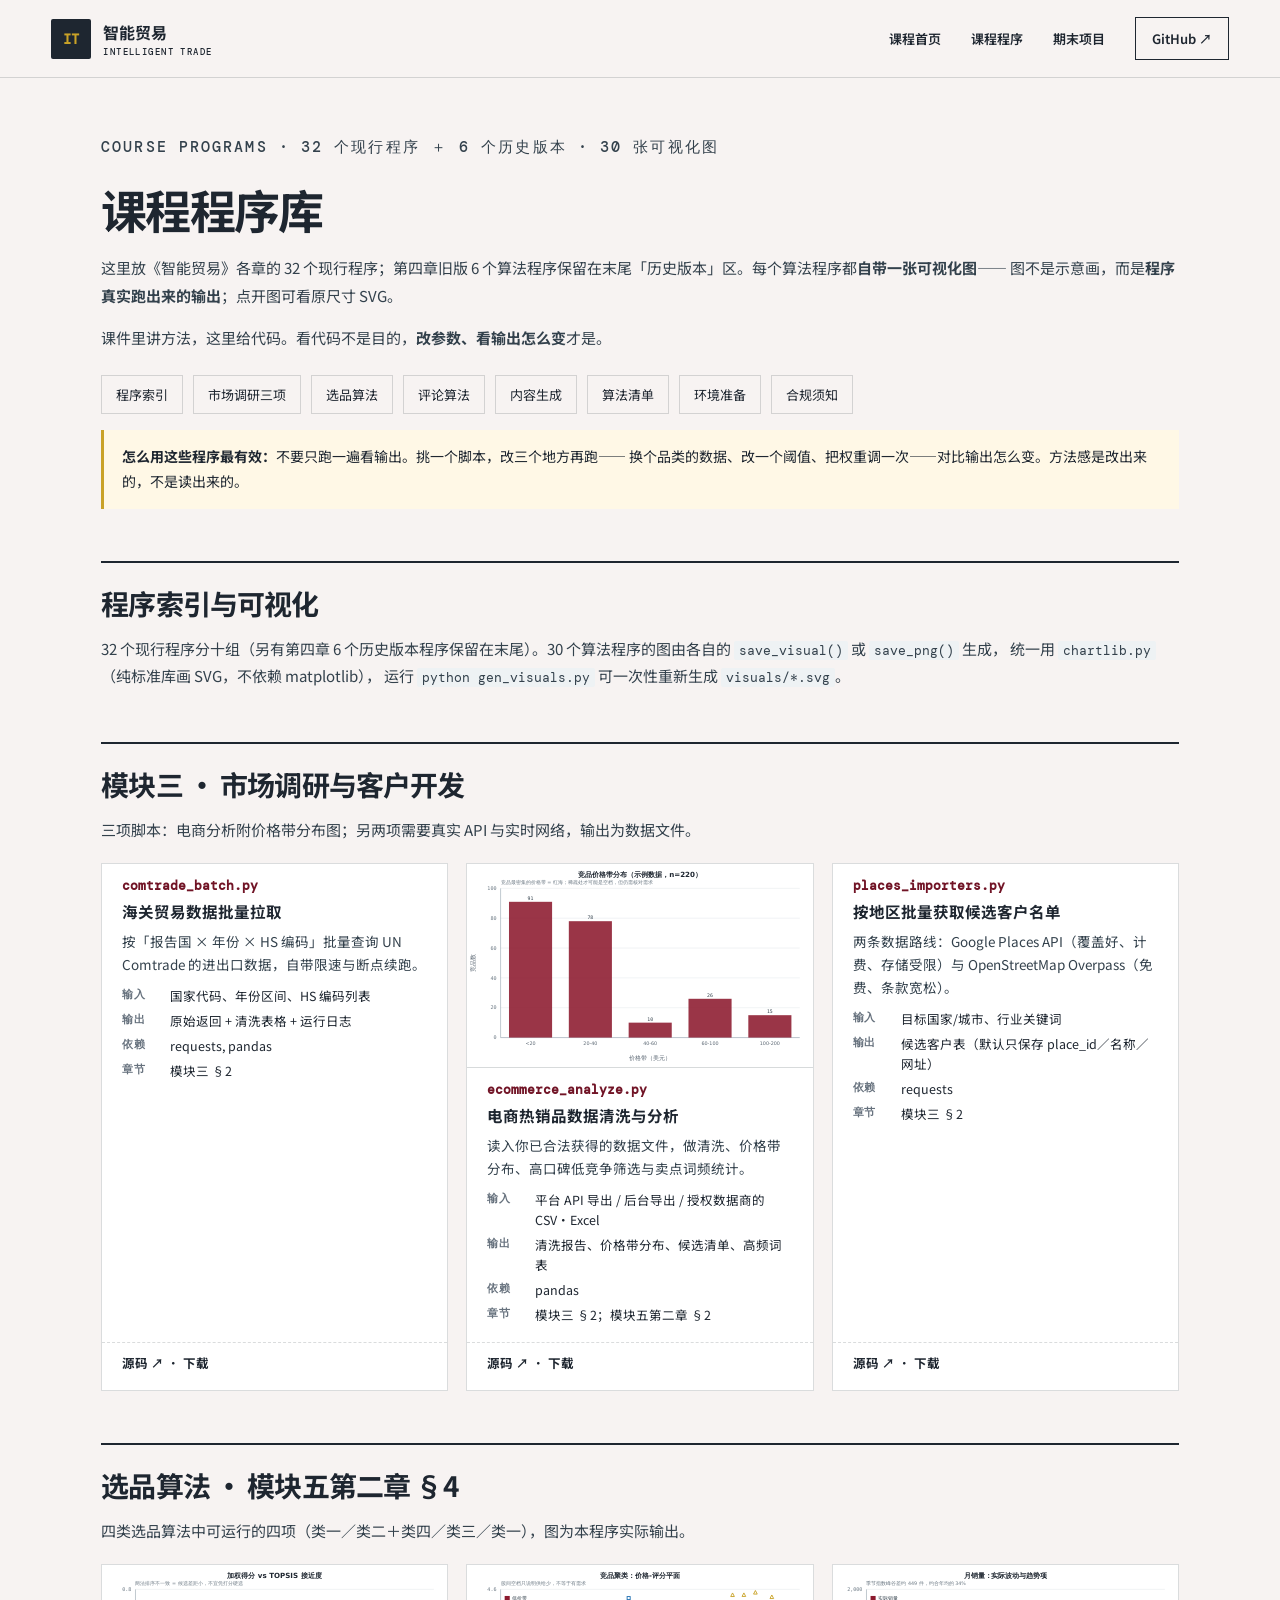
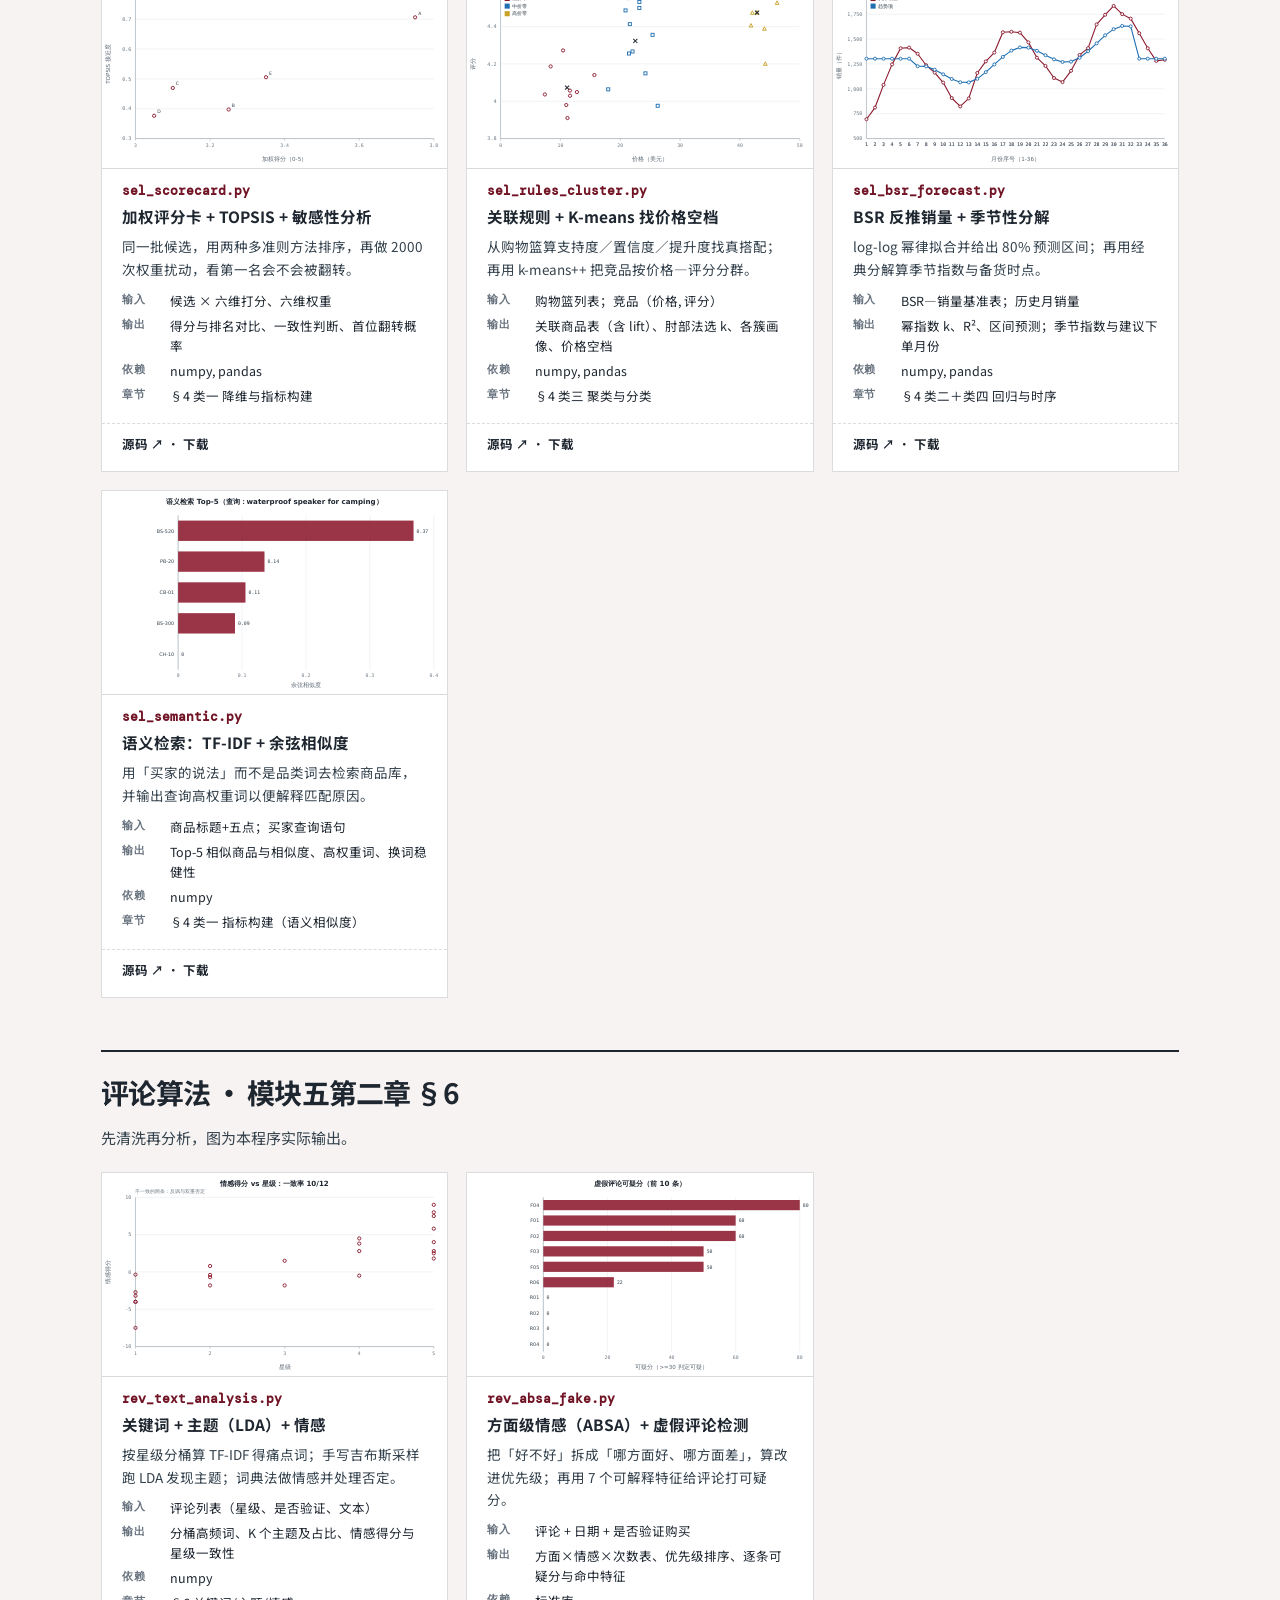
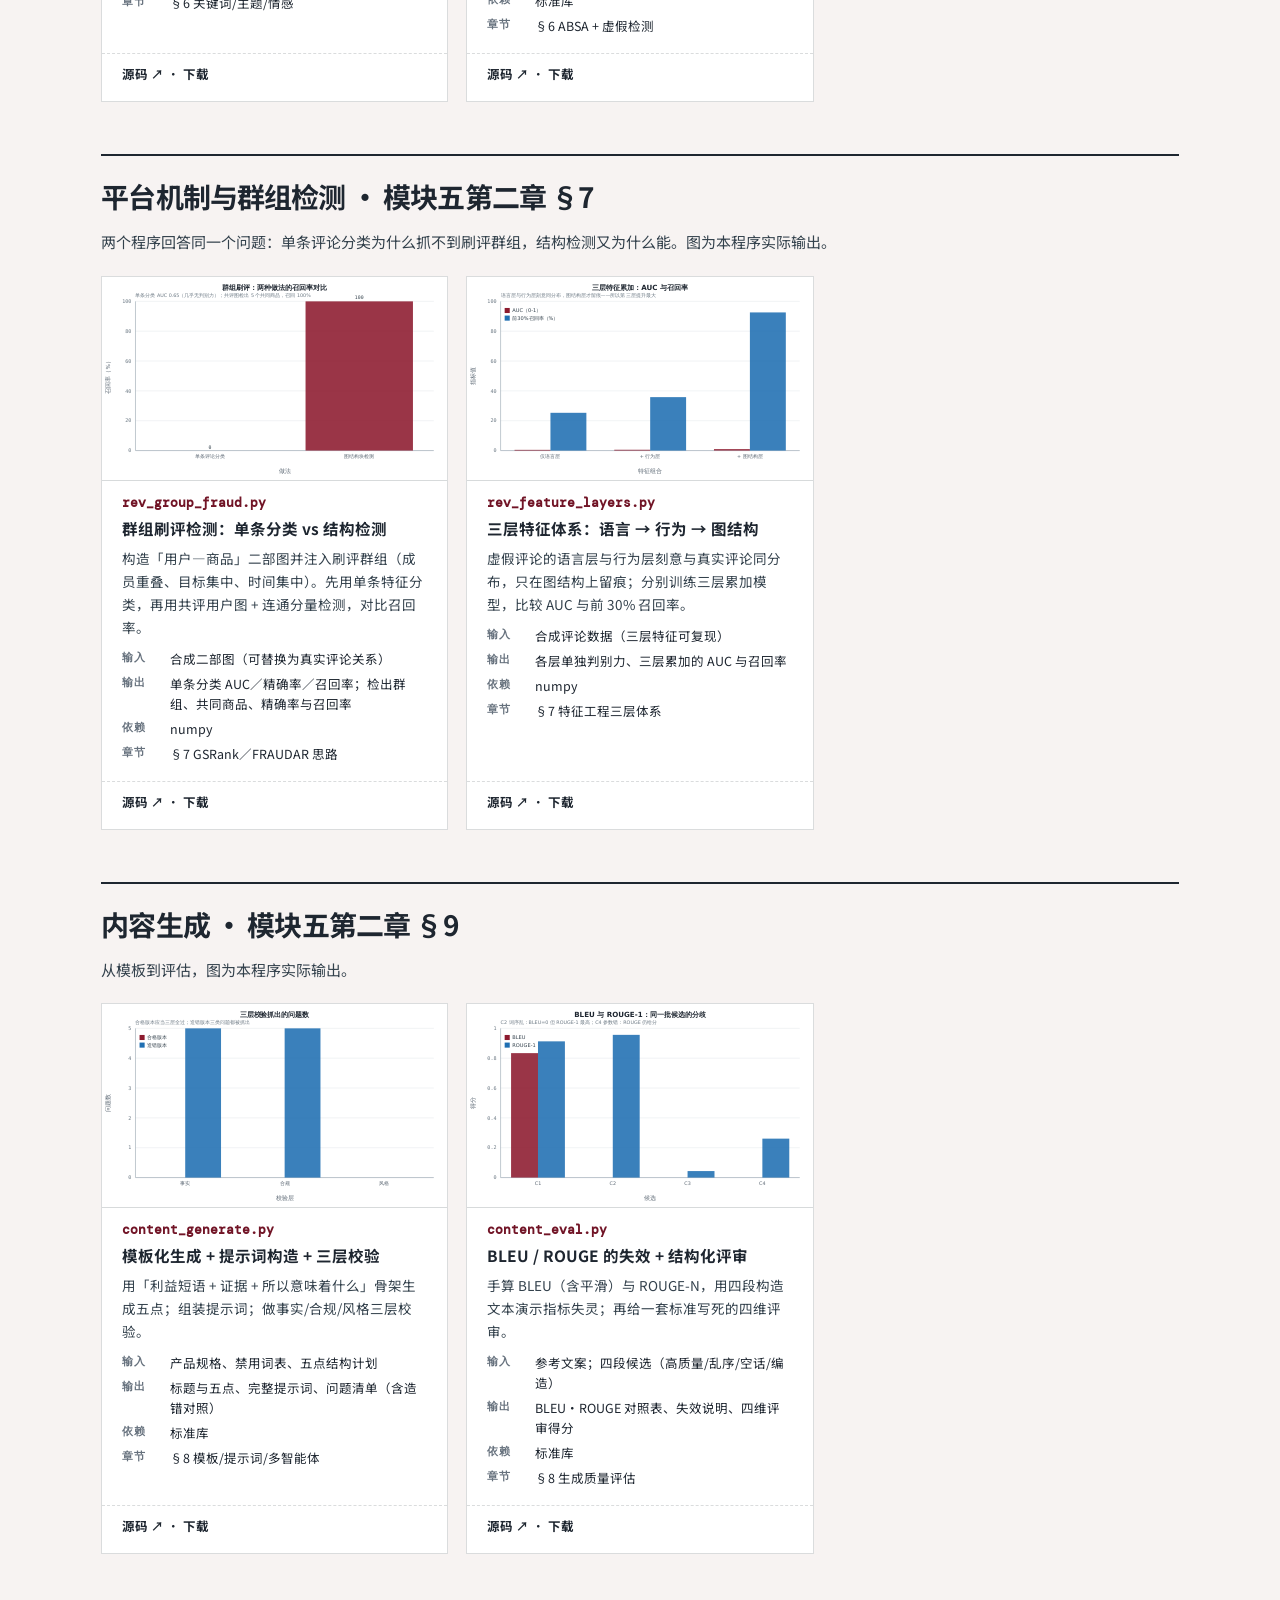
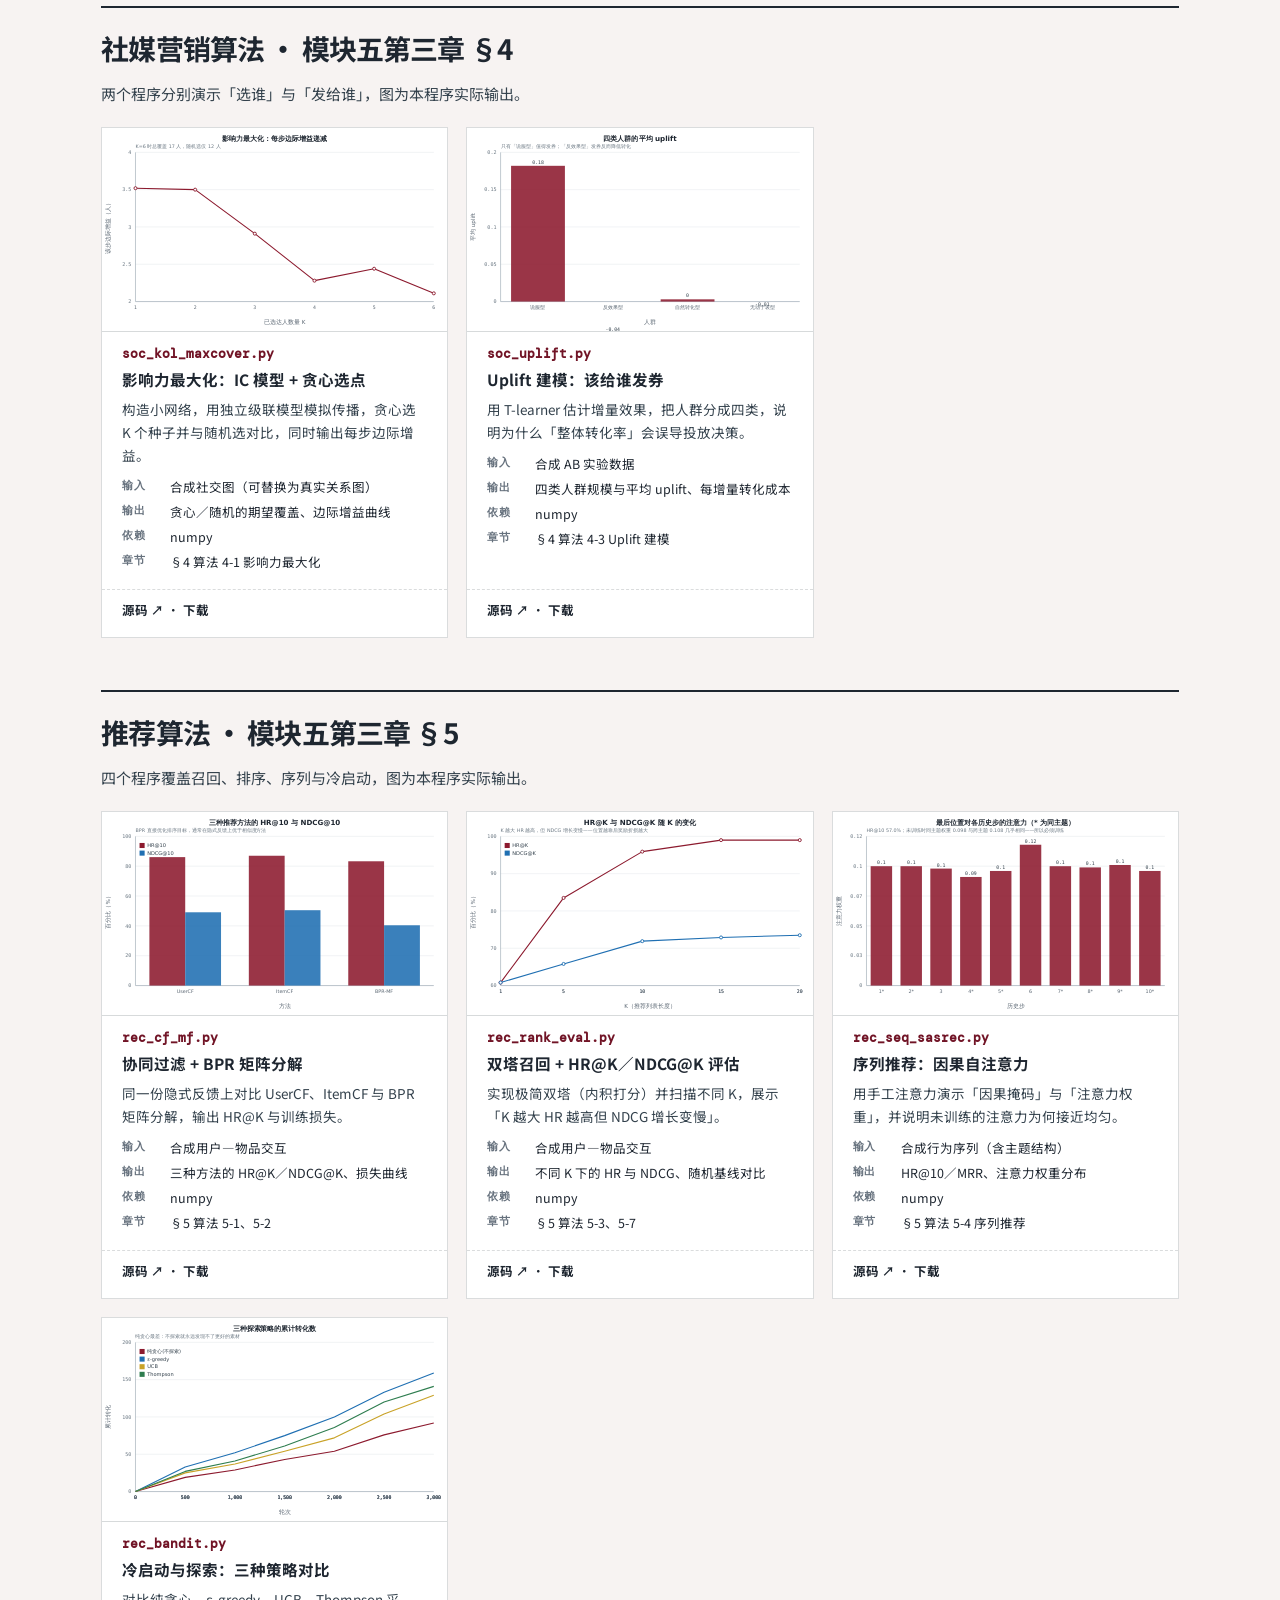
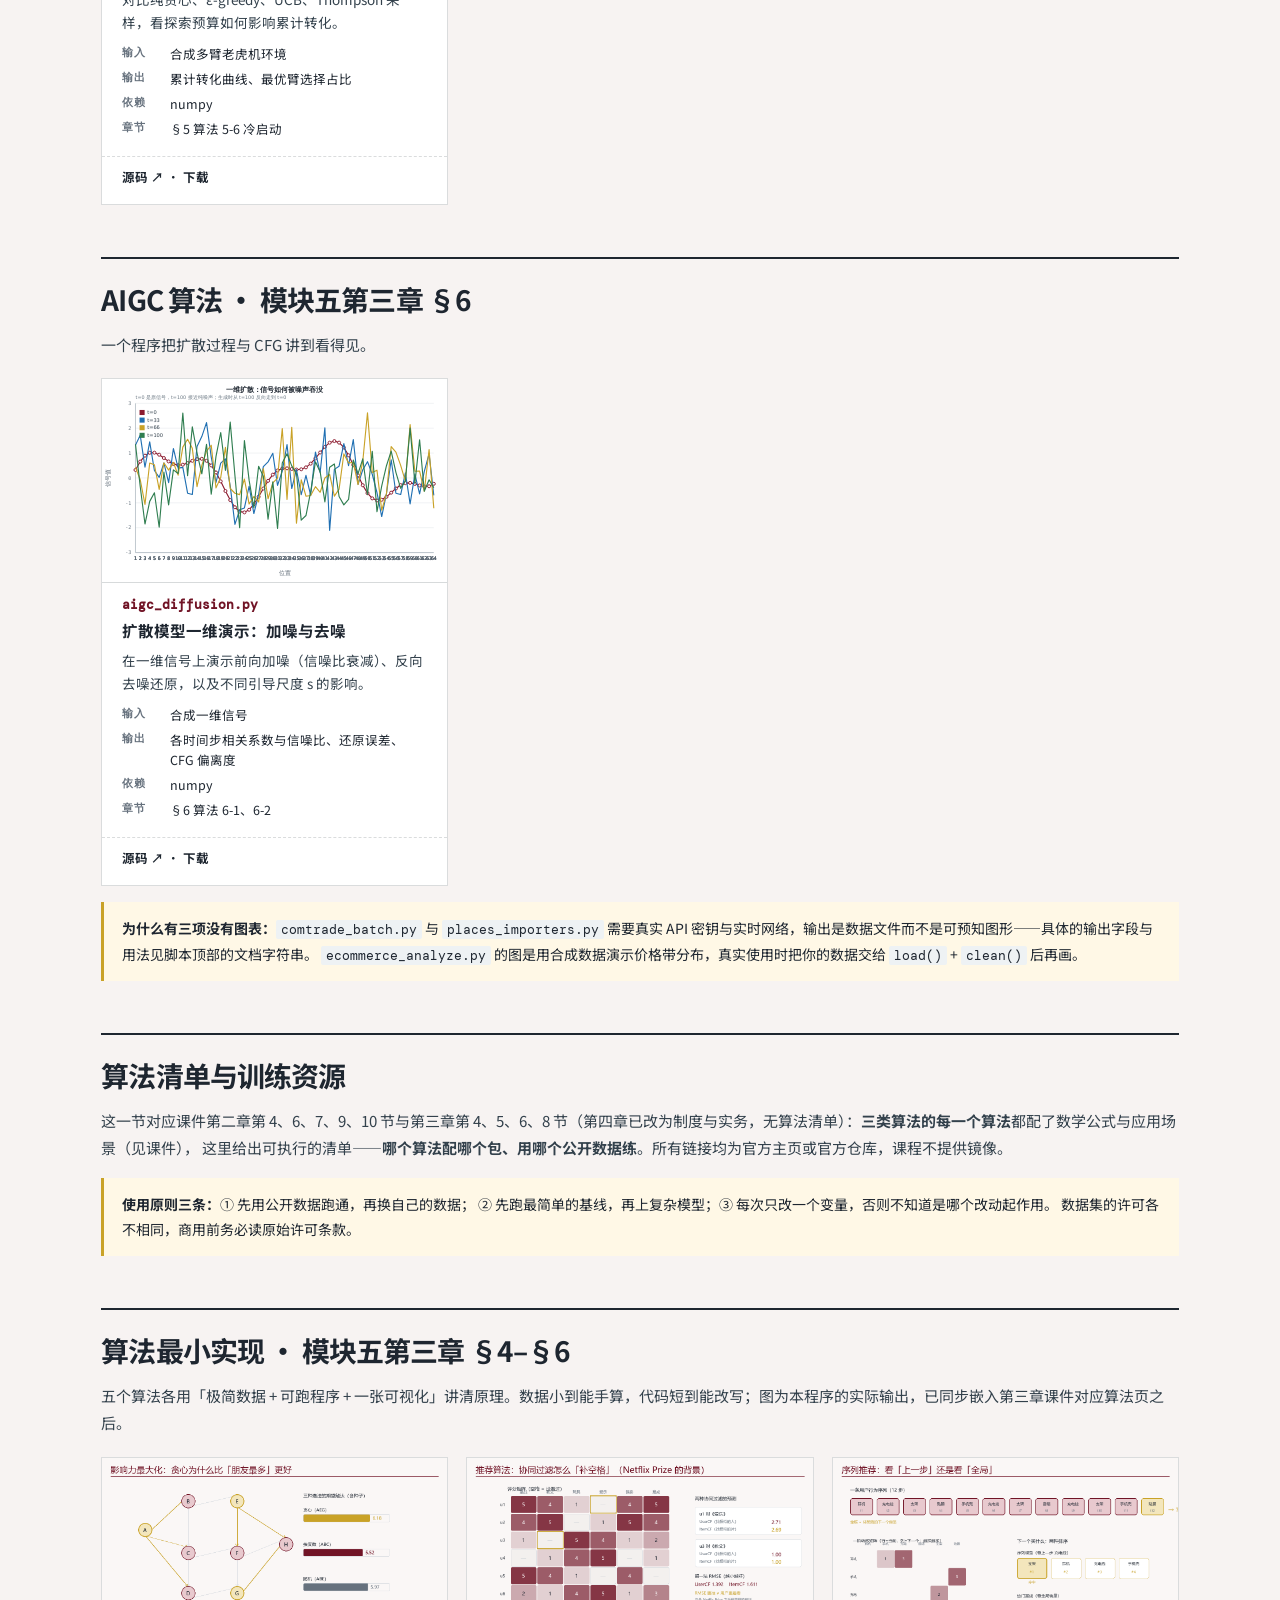
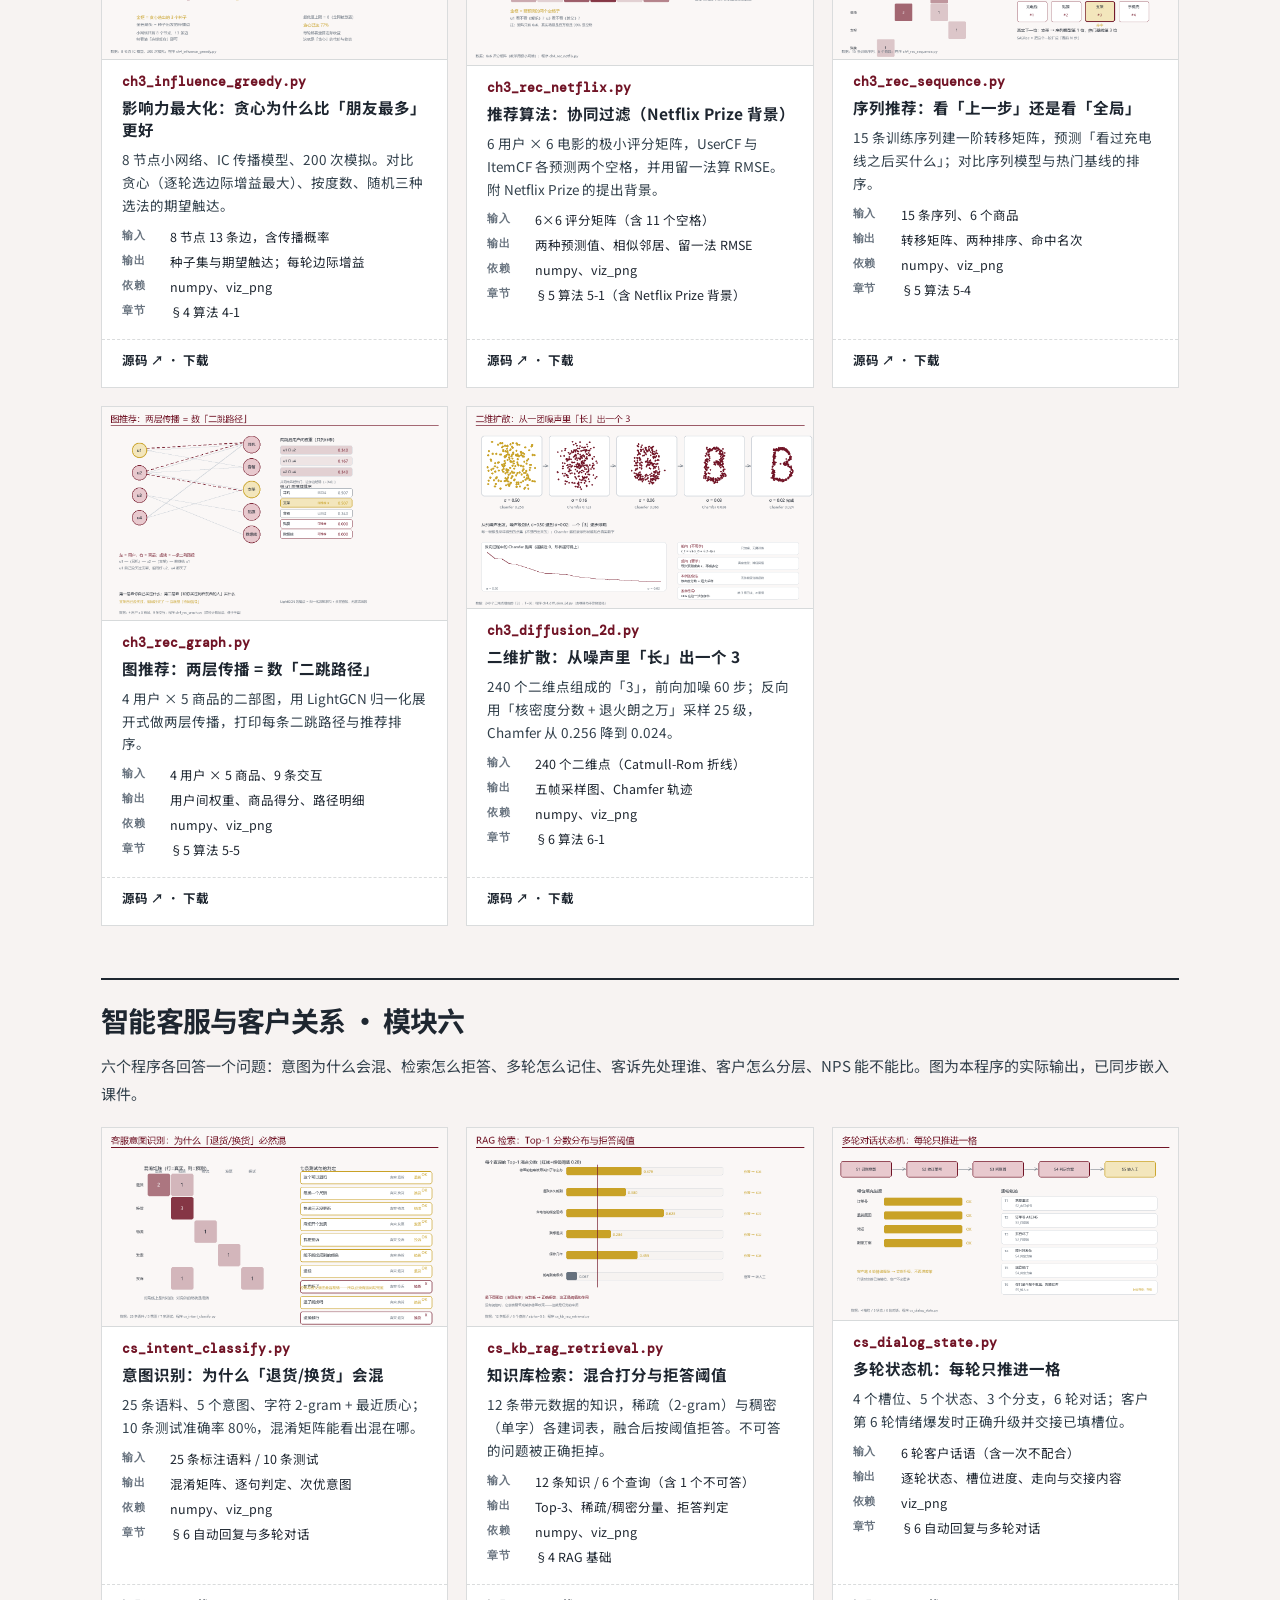
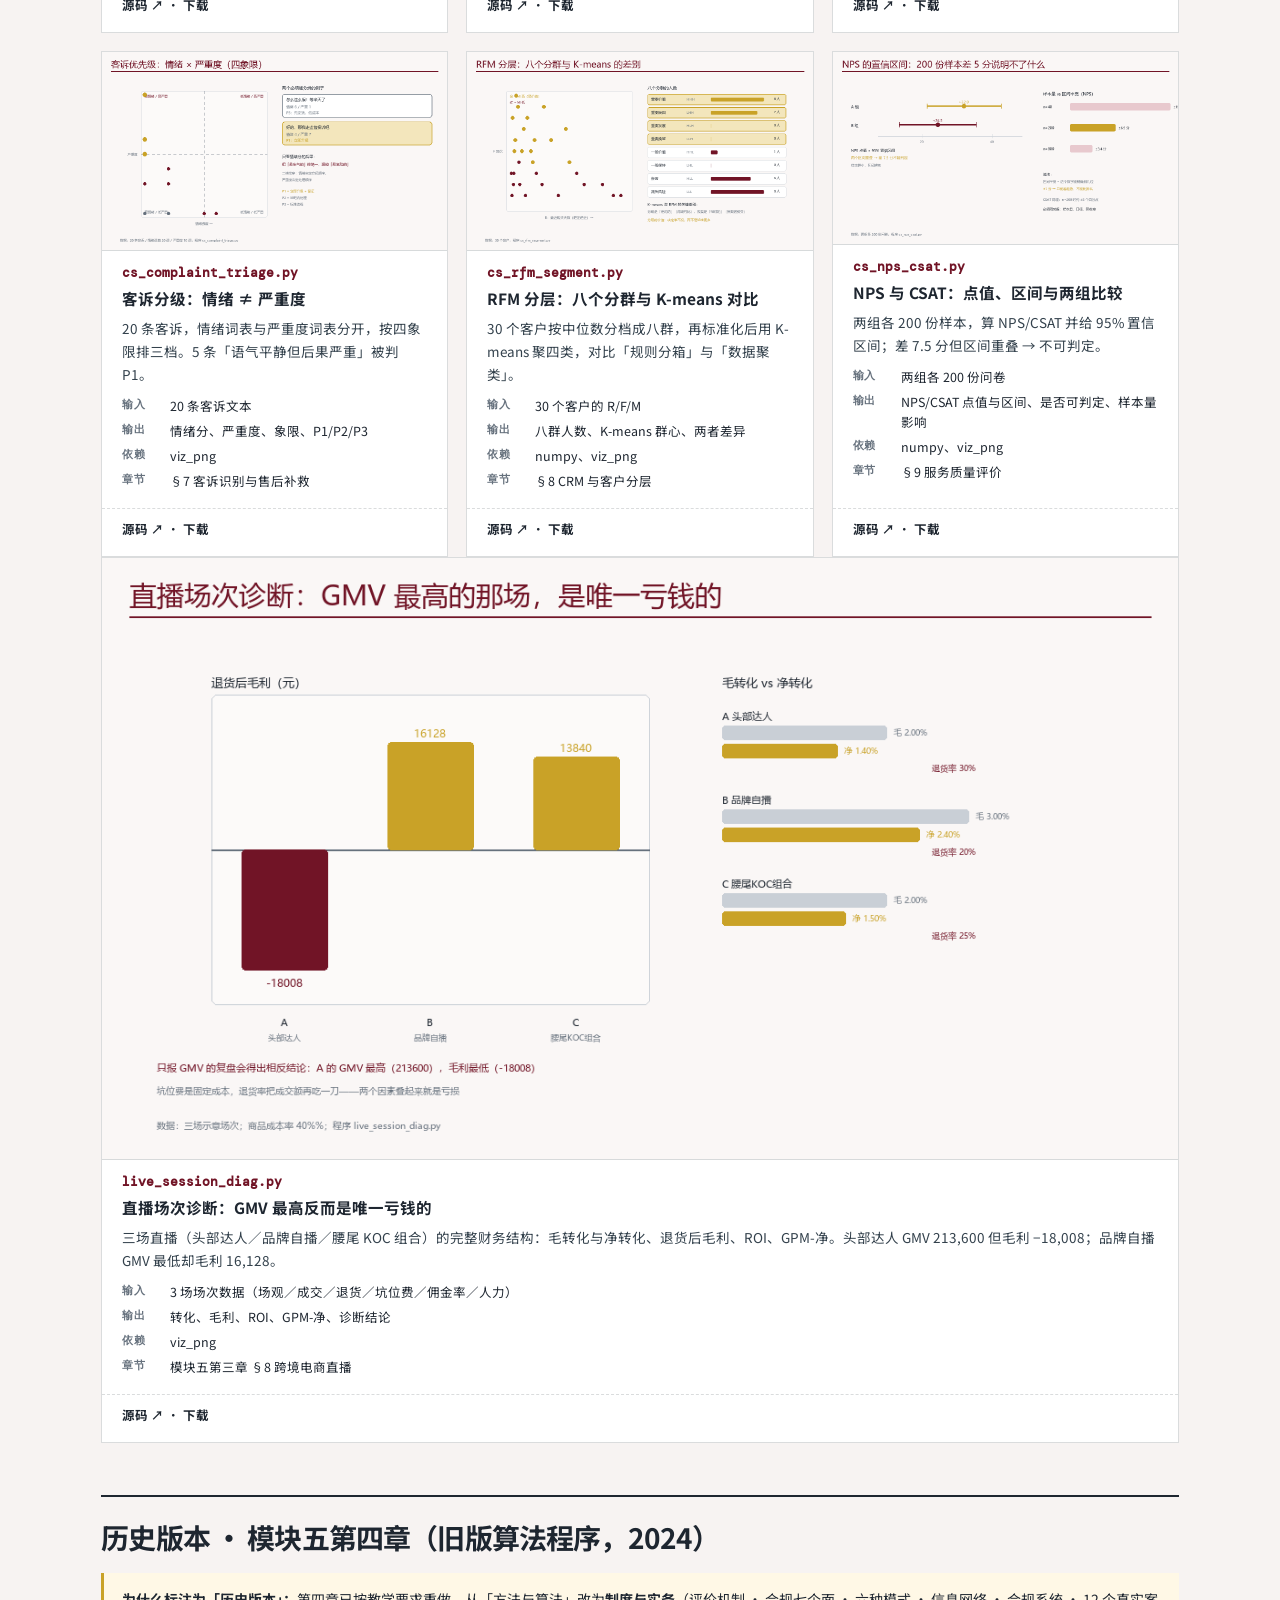
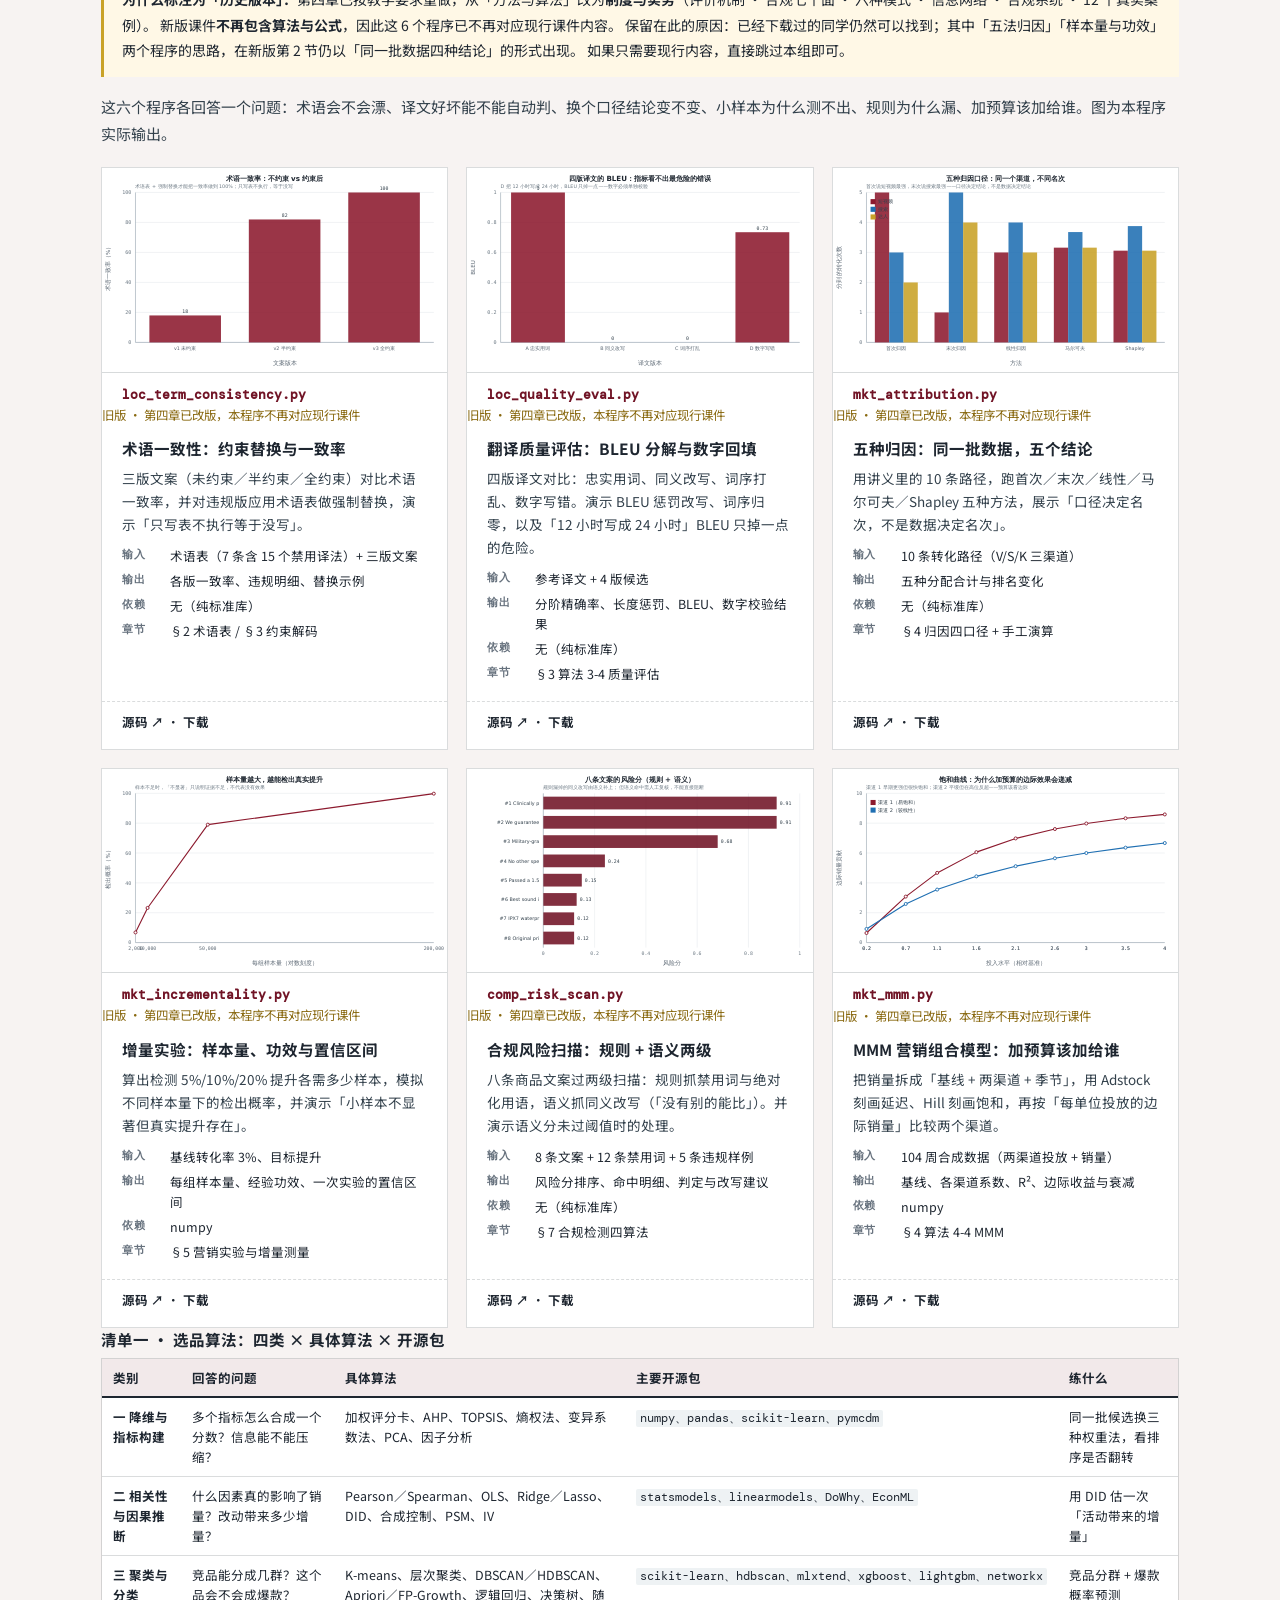
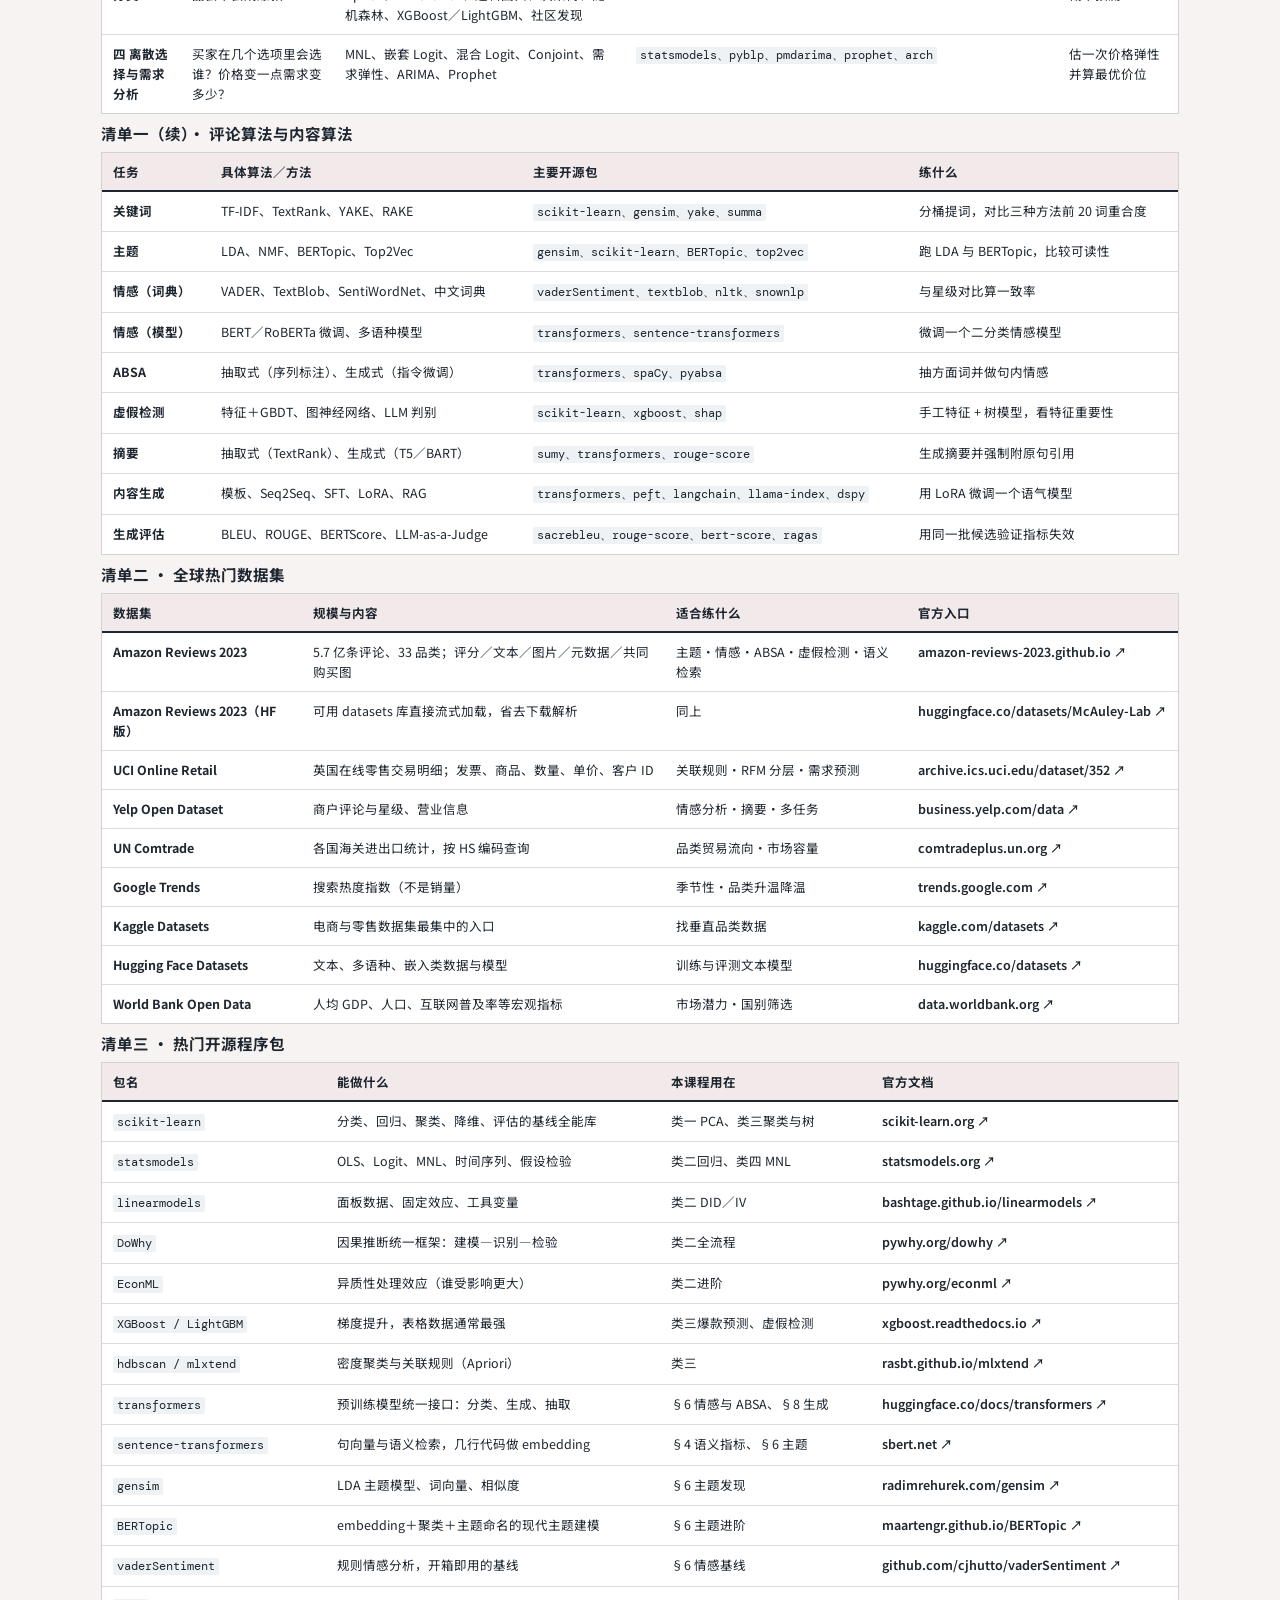
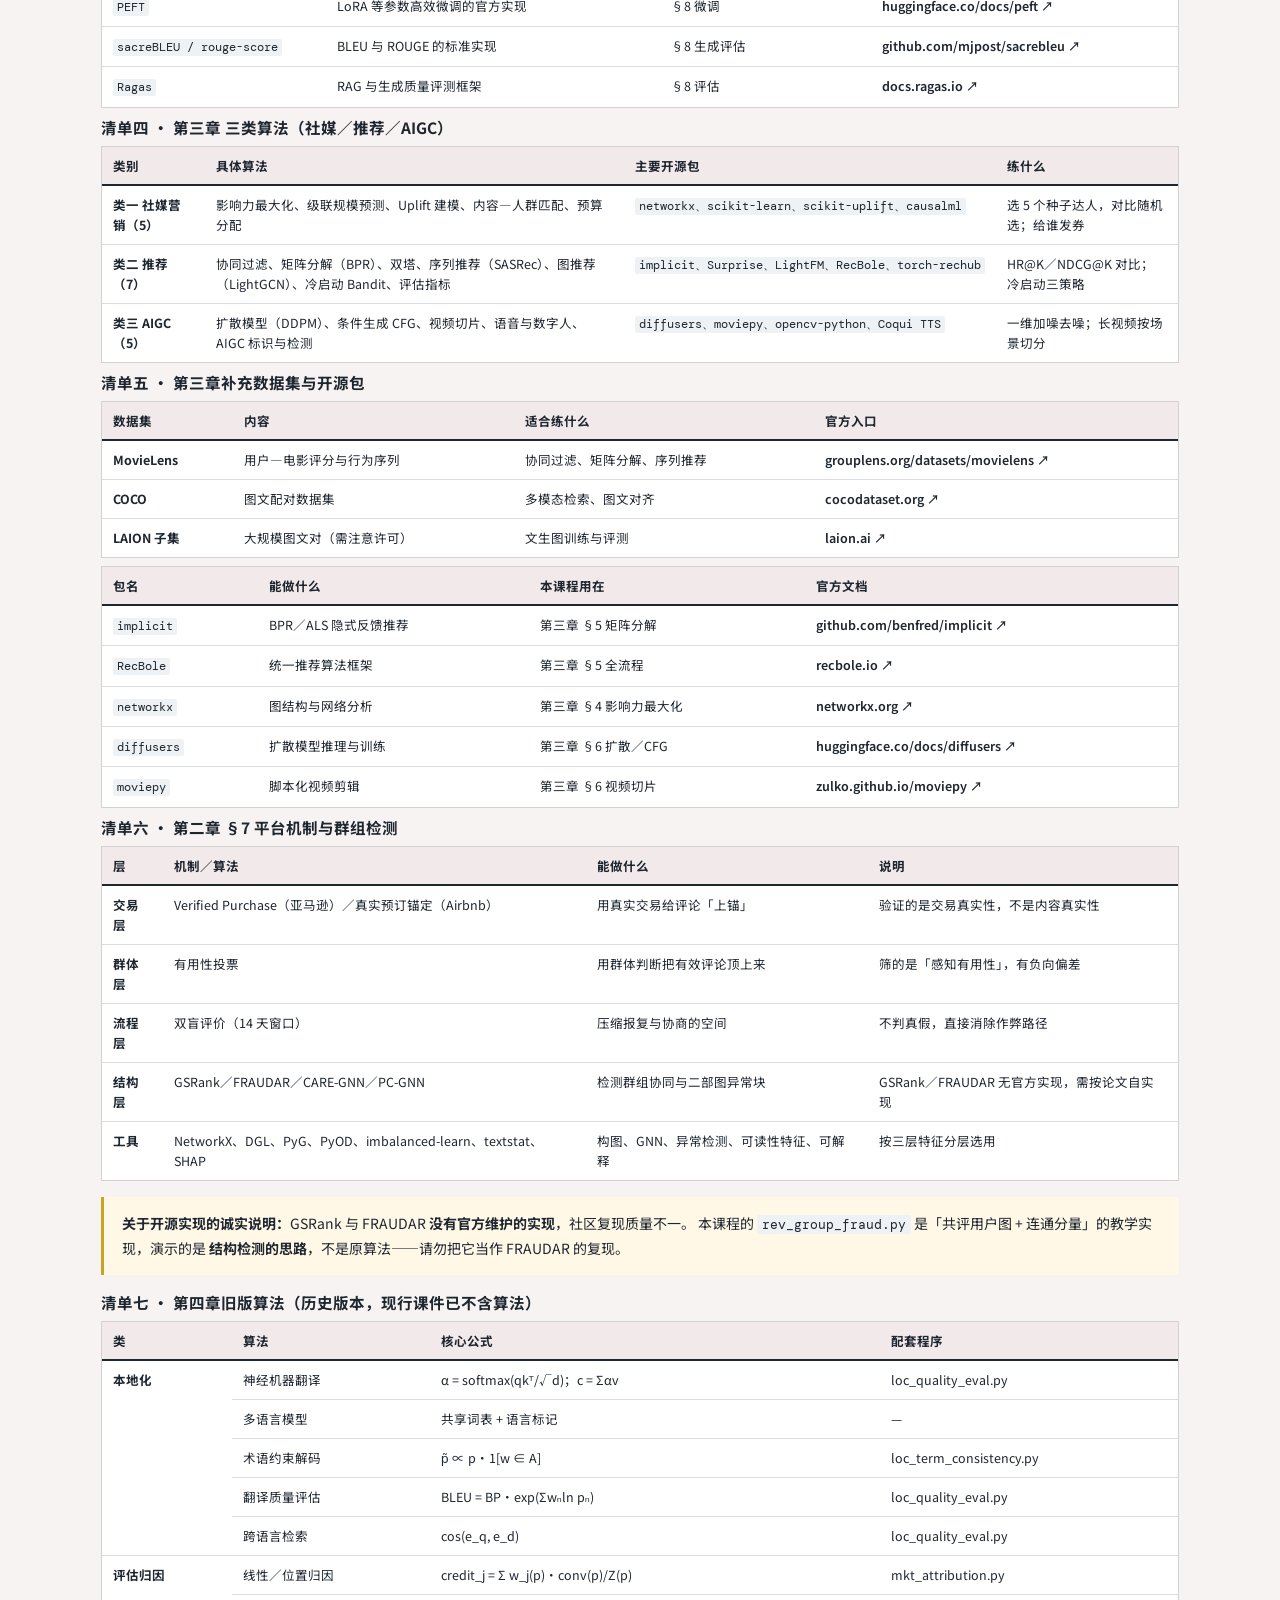
<file: code/index.html>
<!doctype html>
<html lang="zh-CN">
<head>
  <meta charset="utf-8">
  <meta name="viewport" content="width=device-width, initial-scale=1">
  <title>课程程序库 · 智能贸易 | Intelligent Trade</title>
  <meta name="description" content="《智能贸易》课程全部 11 个可运行程序：海关数据、选品算法、评论分析、内容生成，每个算法程序附实际输出的可视化图与源码链接。">
  <link rel="icon" href="../favicon.svg" type="image/svg+xml">
  <link rel="stylesheet" href="../styles.css">
  <style>
    .doc{width:min(1180px,100%);margin:auto;padding:56px max(4vw,22px) 100px}
    .doc h1{font-size:clamp(30px,4vw,46px);letter-spacing:-.04em;margin:0 0 12px}
    .doc h2{font-size:clamp(21px,2.5vw,28px);letter-spacing:-.03em;margin:52px 0 12px;padding-top:20px;border-top:2px solid var(--ink)}
    .doc h3{font-size:15.5px;margin:0 0 8px}
    .doc p,.doc li{line-height:1.82;color:#33414c;font-size:15px}
    .doc code{font-family:'DM Mono',ui-monospace,monospace;font-size:13px;background:#eef2f4;padding:1px 5px;border-radius:2px}
    .doc pre{background:#0d2233;color:#e8f1f5;padding:18px 20px;overflow-x:auto;font-size:12.5px;line-height:1.65;
      border-left:3px solid var(--blue);margin:14px 0 6px}
    .doc pre code{background:none;color:inherit;padding:0;font-size:12.5px}
    .note{background:#fff8e6;border-left:3px solid #c9a227;padding:14px 18px;margin:16px 0;font-size:14px;line-height:1.8}
    .warn{background:#fdeeee;border-left:3px solid #b3261e;padding:14px 18px;margin:16px 0;font-size:14px;line-height:1.8}
    .meta{font:500 11px 'DM Mono';letter-spacing:.14em;color:var(--muted);text-transform:uppercase}
    .toc{display:flex;gap:10px;flex-wrap:wrap;margin:24px 0 0}
    .toc a{border:1px solid var(--line);padding:9px 14px;font-size:13px}
    .toc a:hover{border-color:var(--ink)}
    .steps{counter-reset:s;list-style:none;padding:0}
    .steps li{counter-increment:s;position:relative;padding-left:38px;margin:10px 0}
    .steps li:before{content:counter(s);position:absolute;left:0;top:1px;width:24px;height:24px;border-radius:50%;
      background:var(--ink);color:var(--acid);font:600 12px 'DM Mono';display:grid;place-items:center}
    .dl{display:flex;gap:12px;flex-wrap:wrap;margin:18px 0 0}
    .dl a{border:1px solid var(--ink);padding:11px 16px;font-size:13px;font-weight:700}
    .dl a:hover{background:var(--ink);color:#fff}
    .prog-grid{display:grid;grid-template-columns:repeat(auto-fill,minmax(330px,1fr));gap:18px;margin:20px 0 0}
    .prog{border:1px solid var(--line);padding:0 0 18px;background:#fff;display:flex;flex-direction:column;overflow:hidden}
    .prog:hover{border-color:var(--ink)}
    .prog .viz{display:block;border-bottom:1px solid var(--line);background:#fbfcfd}
    .prog .viz img{display:block;width:100%;height:auto}
    .prog .fn{font:600 12.5px 'DM Mono',ui-monospace,monospace;color:var(--blue);word-break:break-all;
      padding:14px 20px 0}
    .prog h3{margin:6px 20px 8px}
    .prog p{font-size:13.5px;line-height:1.7;margin:0 20px 10px;color:#33414c}
    .prog dl{margin:0 20px 12px;font-size:12.5px}
    .prog dt{font-weight:700;color:var(--muted);float:left;width:44px;clear:left;font-family:'DM Mono',monospace;
      font-size:10.5px;letter-spacing:.06em;padding-top:2px}
    .prog dd{margin:0 0 5px 48px;line-height:1.6}
    .prog .src{margin-top:auto;padding:10px 20px 0;border-top:1px dashed var(--line);font-size:12.5px}
    .prog .src a{font-weight:700}
  <style>
    .doc h3.sub{font-size:16px;margin:30px 0 10px;letter-spacing:-.01em}
    .tbl-wrap{overflow-x:auto;margin:0 0 8px;border:1px solid var(--line)}
    .algo-tbl{width:100%;border-collapse:collapse;font-size:12.5px;background:#fff}
    .algo-tbl th{background:#F2E9EA;text-align:left;font-weight:700;padding:9px 11px;
      border-bottom:2px solid var(--ink);white-space:nowrap}
    .algo-tbl td{padding:9px 11px;border-bottom:1px solid var(--line);vertical-align:top;line-height:1.6}
    .algo-tbl tr:last-child td{border-bottom:none}
    .algo-tbl code{font-family:'DM Mono',ui-monospace,monospace;font-size:11.5px;
      background:#eef2f4;padding:1px 4px;border-radius:2px;white-space:nowrap}
    .algo-tbl a{font-weight:600;white-space:nowrap}
    @media(max-width:640px){.algo-tbl{font-size:11.5px}.algo-tbl th,.algo-tbl td{padding:7px 8px}}
  </style>
  </style>
</head>
<body>
  <header class="site-header">
    <a class="brand" href="../index.html" aria-label="智能贸易课程首页">
      <span class="brand-mark">IT</span>
      <span><strong>智能贸易</strong><small>INTELLIGENT TRADE</small></span>
    </a>
    <nav aria-label="主导航">
      <a href="../index.html">课程首页</a>
      <a href="index.html" aria-current="page">课程程序</a>
      <a href="../final-project/index.html">期末项目</a>
      <a class="github" href="https://github.com/elysium4eva" target="_blank" rel="noreferrer">GitHub ↗</a>
    </nav>
  </header>

  <main class="doc">
    <p class="meta">COURSE PROGRAMS · 32 个现行程序 ＋ 6 个历史版本 · 30 张可视化图</p>
    <h1>课程程序库</h1>
    <p>这里放《智能贸易》各章的 32 个现行程序；第四章旧版 6 个算法程序保留在末尾「历史版本」区。每个算法程序都<strong>自带一张可视化图</strong>——
       图不是示意画，而是<strong>程序真实跑出来的输出</strong>；点开图可看原尺寸 SVG。</p>
    <p>课件里讲方法，这里给代码。看代码不是目的，<strong>改参数、看输出怎么变</strong>才是。</p>

    <div class="toc">
      <a href="#pick">程序索引</a>
      <a href="#ecommerce_analyze">市场调研三项</a>
      <a href="#sel_scorecard">选品算法</a>
      <a href="#rev_text_analysis">评论算法</a>
      <a href="#content_generate">内容生成</a>
      <a href="#algo-list">算法清单</a>
      <a href="#env">环境准备</a>
      <a href="#rule">合规须知</a>
    </div>

    <div class="note">
      <strong>怎么用这些程序最有效：</strong>不要只跑一遍看输出。挑一个脚本，改三个地方再跑——
      换个品类的数据、改一个阈值、把权重调一次——对比输出怎么变。方法感是改出来的，不是读出来的。
    </div>

    <h2 id="pick">程序索引与可视化</h2>
    <p>32 个现行程序分十组（另有第四章 6 个历史版本程序保留在末尾）。30 个算法程序的图由各自的 <code>save_visual()</code> 或 <code>save_png()</code> 生成，
       统一用 <code>chartlib.py</code>（纯标准库画 SVG，不依赖 matplotlib），
       运行 <code>python gen_visuals.py</code> 可一次性重新生成 <code>visuals/*.svg</code>。</p>
    <h2>模块三 · 市场调研与客户开发</h2>
    <p>三项脚本：电商分析附价格带分布图；另两项需要真实 API 与实时网络，输出为数据文件。</p>
    <div class="prog-grid">
      <article class="prog" id="comtrade_batch">
        <div class="fn">comtrade_batch.py</div>
        <h3>海关贸易数据批量拉取</h3>
        <p>按「报告国 × 年份 × HS 编码」批量查询 UN Comtrade 的进出口数据，自带限速与断点续跑。</p>
        <dl>
          <dt>输入</dt><dd>国家代码、年份区间、HS 编码列表</dd>
          <dt>输出</dt><dd>原始返回 + 清洗表格 + 运行日志</dd>
          <dt>依赖</dt><dd>requests, pandas</dd>
          <dt>章节</dt><dd>模块三 §2</dd>
        </dl>
        <div class="src">
          <a href="https://github.com/elysium4eva/elysium4eva.github.io/blob/main/code/comtrade_batch.py" target="_blank" rel="noreferrer">源码 ↗</a>
          · <a href="comtrade_batch.py" download>下载</a>
        </div>
      </article>
      <article class="prog" id="ecommerce_analyze">
        <a class="viz" href="visuals/ecommerce_analyze.svg" target="_blank" rel="noreferrer"><img src="visuals/ecommerce_analyze.svg" alt="电商热销品数据清洗与分析 的可视化输出" loading="lazy"></a>
        <div class="fn">ecommerce_analyze.py</div>
        <h3>电商热销品数据清洗与分析</h3>
        <p>读入你已合法获得的数据文件，做清洗、价格带分布、高口碑低竞争筛选与卖点词频统计。</p>
        <dl>
          <dt>输入</dt><dd>平台 API 导出 / 后台导出 / 授权数据商的 CSV·Excel</dd>
          <dt>输出</dt><dd>清洗报告、价格带分布、候选清单、高频词表</dd>
          <dt>依赖</dt><dd>pandas</dd>
          <dt>章节</dt><dd>模块三 §2；模块五第二章 §2</dd>
        </dl>
        <div class="src">
          <a href="https://github.com/elysium4eva/elysium4eva.github.io/blob/main/code/ecommerce_analyze.py" target="_blank" rel="noreferrer">源码 ↗</a>
          · <a href="ecommerce_analyze.py" download>下载</a>
        </div>
      </article>
      <article class="prog" id="places_importers">
        <div class="fn">places_importers.py</div>
        <h3>按地区批量获取候选客户名单</h3>
        <p>两条数据路线：Google Places API（覆盖好、计费、存储受限）与 OpenStreetMap Overpass（免费、条款宽松）。</p>
        <dl>
          <dt>输入</dt><dd>目标国家/城市、行业关键词</dd>
          <dt>输出</dt><dd>候选客户表（默认只保存 place_id／名称／网址）</dd>
          <dt>依赖</dt><dd>requests</dd>
          <dt>章节</dt><dd>模块三 §2</dd>
        </dl>
        <div class="src">
          <a href="https://github.com/elysium4eva/elysium4eva.github.io/blob/main/code/places_importers.py" target="_blank" rel="noreferrer">源码 ↗</a>
          · <a href="places_importers.py" download>下载</a>
        </div>
      </article>
    </div>

    <h2>选品算法 · 模块五第二章 §4</h2>
    <p>四类选品算法中可运行的四项（类一／类二＋类四／类三／类一），图为本程序实际输出。</p>
    <div class="prog-grid">
      <article class="prog" id="sel_scorecard">
        <a class="viz" href="visuals/sel_scorecard.svg" target="_blank" rel="noreferrer"><img src="visuals/sel_scorecard.svg" alt="加权评分卡 + TOPSIS + 敏感性分析 的可视化输出" loading="lazy"></a>
        <div class="fn">sel_scorecard.py</div>
        <h3>加权评分卡 + TOPSIS + 敏感性分析</h3>
        <p>同一批候选，用两种多准则方法排序，再做 2000 次权重扰动，看第一名会不会被翻转。</p>
        <dl>
          <dt>输入</dt><dd>候选 × 六维打分、六维权重</dd>
          <dt>输出</dt><dd>得分与排名对比、一致性判断、首位翻转概率</dd>
          <dt>依赖</dt><dd>numpy, pandas</dd>
          <dt>章节</dt><dd>§4 类一 降维与指标构建</dd>
        </dl>
        <div class="src">
          <a href="https://github.com/elysium4eva/elysium4eva.github.io/blob/main/code/sel_scorecard.py" target="_blank" rel="noreferrer">源码 ↗</a>
          · <a href="sel_scorecard.py" download>下载</a>
        </div>
      </article>
      <article class="prog" id="sel_rules_cluster">
        <a class="viz" href="visuals/sel_rules_cluster.svg" target="_blank" rel="noreferrer"><img src="visuals/sel_rules_cluster.svg" alt="关联规则 + K-means 找价格空档 的可视化输出" loading="lazy"></a>
        <div class="fn">sel_rules_cluster.py</div>
        <h3>关联规则 + K-means 找价格空档</h3>
        <p>从购物篮算支持度／置信度／提升度找真搭配；再用 k-means++ 把竞品按价格—评分分群。</p>
        <dl>
          <dt>输入</dt><dd>购物篮列表；竞品（价格, 评分）</dd>
          <dt>输出</dt><dd>关联商品表（含 lift）、肘部法选 k、各簇画像、价格空档</dd>
          <dt>依赖</dt><dd>numpy, pandas</dd>
          <dt>章节</dt><dd>§4 类三 聚类与分类</dd>
        </dl>
        <div class="src">
          <a href="https://github.com/elysium4eva/elysium4eva.github.io/blob/main/code/sel_rules_cluster.py" target="_blank" rel="noreferrer">源码 ↗</a>
          · <a href="sel_rules_cluster.py" download>下载</a>
        </div>
      </article>
      <article class="prog" id="sel_bsr_forecast">
        <a class="viz" href="visuals/sel_bsr_forecast.svg" target="_blank" rel="noreferrer"><img src="visuals/sel_bsr_forecast.svg" alt="BSR 反推销量 + 季节性分解 的可视化输出" loading="lazy"></a>
        <div class="fn">sel_bsr_forecast.py</div>
        <h3>BSR 反推销量 + 季节性分解</h3>
        <p>log-log 幂律拟合并给出 80% 预测区间；再用经典分解算季节指数与备货时点。</p>
        <dl>
          <dt>输入</dt><dd>BSR—销量基准表；历史月销量</dd>
          <dt>输出</dt><dd>幂指数 k、R²、区间预测；季节指数与建议下单月份</dd>
          <dt>依赖</dt><dd>numpy, pandas</dd>
          <dt>章节</dt><dd>§4 类二＋类四 回归与时序</dd>
        </dl>
        <div class="src">
          <a href="https://github.com/elysium4eva/elysium4eva.github.io/blob/main/code/sel_bsr_forecast.py" target="_blank" rel="noreferrer">源码 ↗</a>
          · <a href="sel_bsr_forecast.py" download>下载</a>
        </div>
      </article>
      <article class="prog" id="sel_semantic">
        <a class="viz" href="visuals/sel_semantic.svg" target="_blank" rel="noreferrer"><img src="visuals/sel_semantic.svg" alt="语义检索：TF-IDF + 余弦相似度 的可视化输出" loading="lazy"></a>
        <div class="fn">sel_semantic.py</div>
        <h3>语义检索：TF-IDF + 余弦相似度</h3>
        <p>用「买家的说法」而不是品类词去检索商品库，并输出查询高权重词以便解释匹配原因。</p>
        <dl>
          <dt>输入</dt><dd>商品标题+五点；买家查询语句</dd>
          <dt>输出</dt><dd>Top-5 相似商品与相似度、高权重词、换词稳健性</dd>
          <dt>依赖</dt><dd>numpy</dd>
          <dt>章节</dt><dd>§4 类一 指标构建（语义相似度）</dd>
        </dl>
        <div class="src">
          <a href="https://github.com/elysium4eva/elysium4eva.github.io/blob/main/code/sel_semantic.py" target="_blank" rel="noreferrer">源码 ↗</a>
          · <a href="sel_semantic.py" download>下载</a>
        </div>
      </article>
    </div>

    <h2>评论算法 · 模块五第二章 §6</h2>
    <p>先清洗再分析，图为本程序实际输出。</p>
    <div class="prog-grid">
      <article class="prog" id="rev_text_analysis">
        <a class="viz" href="visuals/rev_text_analysis.svg" target="_blank" rel="noreferrer"><img src="visuals/rev_text_analysis.svg" alt="关键词 + 主题（LDA）+ 情感 的可视化输出" loading="lazy"></a>
        <div class="fn">rev_text_analysis.py</div>
        <h3>关键词 + 主题（LDA）+ 情感</h3>
        <p>按星级分桶算 TF-IDF 得痛点词；手写吉布斯采样跑 LDA 发现主题；词典法做情感并处理否定。</p>
        <dl>
          <dt>输入</dt><dd>评论列表（星级、是否验证、文本）</dd>
          <dt>输出</dt><dd>分桶高频词、K 个主题及占比、情感得分与星级一致性</dd>
          <dt>依赖</dt><dd>numpy</dd>
          <dt>章节</dt><dd>§6 关键词/主题/情感</dd>
        </dl>
        <div class="src">
          <a href="https://github.com/elysium4eva/elysium4eva.github.io/blob/main/code/rev_text_analysis.py" target="_blank" rel="noreferrer">源码 ↗</a>
          · <a href="rev_text_analysis.py" download>下载</a>
        </div>
      </article>
      <article class="prog" id="rev_absa_fake">
        <a class="viz" href="visuals/rev_absa_fake.svg" target="_blank" rel="noreferrer"><img src="visuals/rev_absa_fake.svg" alt="方面级情感（ABSA）+ 虚假评论检测 的可视化输出" loading="lazy"></a>
        <div class="fn">rev_absa_fake.py</div>
        <h3>方面级情感（ABSA）+ 虚假评论检测</h3>
        <p>把「好不好」拆成「哪方面好、哪方面差」，算改进优先级；再用 7 个可解释特征给评论打可疑分。</p>
        <dl>
          <dt>输入</dt><dd>评论 + 日期 + 是否验证购买</dd>
          <dt>输出</dt><dd>方面×情感×次数表、优先级排序、逐条可疑分与命中特征</dd>
          <dt>依赖</dt><dd>标准库</dd>
          <dt>章节</dt><dd>§6 ABSA + 虚假检测</dd>
        </dl>
        <div class="src">
          <a href="https://github.com/elysium4eva/elysium4eva.github.io/blob/main/code/rev_absa_fake.py" target="_blank" rel="noreferrer">源码 ↗</a>
          · <a href="rev_absa_fake.py" download>下载</a>
        </div>
      </article>
    </div>

    <h2>平台机制与群组检测 · 模块五第二章 §7</h2>
    <p>两个程序回答同一个问题：单条评论分类为什么抓不到刷评群组，结构检测又为什么能。图为本程序实际输出。</p>
    <div class="prog-grid">
      <article class="prog" id="rev_group_fraud">
        <a class="viz" href="visuals/rev_group_fraud.svg" target="_blank" rel="noreferrer"><img src="visuals/rev_group_fraud.svg" alt="群组刷评检测的可视化输出" loading="lazy"></a>
        <div class="fn">rev_group_fraud.py</div>
        <h3>群组刷评检测：单条分类 vs 结构检测</h3>
        <p>构造「用户—商品」二部图并注入刷评群组（成员重叠、目标集中、时间集中）。先用单条特征分类，再用共评用户图 + 连通分量检测，对比召回率。</p>
        <dl>
          <dt>输入</dt><dd>合成二部图（可替换为真实评论关系）</dd>
          <dt>输出</dt><dd>单条分类 AUC／精确率／召回率；检出群组、共同商品、精确率与召回率</dd>
          <dt>依赖</dt><dd>numpy</dd>
          <dt>章节</dt><dd>§7 GSRank／FRAUDAR 思路</dd>
        </dl>
        <div class="src">
          <a href="https://github.com/elysium4eva/elysium4eva.github.io/blob/main/code/rev_group_fraud.py" target="_blank" rel="noreferrer">源码 ↗</a>
          · <a href="rev_group_fraud.py" download>下载</a>
        </div>
      </article>
      <article class="prog" id="rev_feature_layers">
        <a class="viz" href="visuals/rev_feature_layers.svg" target="_blank" rel="noreferrer"><img src="visuals/rev_feature_layers.svg" alt="三层特征增量的可视化输出" loading="lazy"></a>
        <div class="fn">rev_feature_layers.py</div>
        <h3>三层特征体系：语言 → 行为 → 图结构</h3>
        <p>虚假评论的语言层与行为层刻意与真实评论同分布，只在图结构上留痕；分别训练三层累加模型，比较 AUC 与前 30% 召回率。</p>
        <dl>
          <dt>输入</dt><dd>合成评论数据（三层特征可复现）</dd>
          <dt>输出</dt><dd>各层单独判别力、三层累加的 AUC 与召回率</dd>
          <dt>依赖</dt><dd>numpy</dd>
          <dt>章节</dt><dd>§7 特征工程三层体系</dd>
        </dl>
        <div class="src">
          <a href="https://github.com/elysium4eva/elysium4eva.github.io/blob/main/code/rev_feature_layers.py" target="_blank" rel="noreferrer">源码 ↗</a>
          · <a href="rev_feature_layers.py" download>下载</a>
        </div>
      </article>
    </div>

    <h2>内容生成 · 模块五第二章 §9</h2>
    <p>从模板到评估，图为本程序实际输出。</p>
    <div class="prog-grid">
      <article class="prog" id="content_generate">
        <a class="viz" href="visuals/content_generate.svg" target="_blank" rel="noreferrer"><img src="visuals/content_generate.svg" alt="模板化生成 + 提示词构造 + 三层校验 的可视化输出" loading="lazy"></a>
        <div class="fn">content_generate.py</div>
        <h3>模板化生成 + 提示词构造 + 三层校验</h3>
        <p>用「利益短语 + 证据 + 所以意味着什么」骨架生成五点；组装提示词；做事实/合规/风格三层校验。</p>
        <dl>
          <dt>输入</dt><dd>产品规格、禁用词表、五点结构计划</dd>
          <dt>输出</dt><dd>标题与五点、完整提示词、问题清单（含造错对照）</dd>
          <dt>依赖</dt><dd>标准库</dd>
          <dt>章节</dt><dd>§8 模板/提示词/多智能体</dd>
        </dl>
        <div class="src">
          <a href="https://github.com/elysium4eva/elysium4eva.github.io/blob/main/code/content_generate.py" target="_blank" rel="noreferrer">源码 ↗</a>
          · <a href="content_generate.py" download>下载</a>
        </div>
      </article>
      <article class="prog" id="content_eval">
        <a class="viz" href="visuals/content_eval.svg" target="_blank" rel="noreferrer"><img src="visuals/content_eval.svg" alt="BLEU / ROUGE 的失效 + 结构化评审 的可视化输出" loading="lazy"></a>
        <div class="fn">content_eval.py</div>
        <h3>BLEU / ROUGE 的失效 + 结构化评审</h3>
        <p>手算 BLEU（含平滑）与 ROUGE-N，用四段构造文本演示指标失灵；再给一套标准写死的四维评审。</p>
        <dl>
          <dt>输入</dt><dd>参考文案；四段候选（高质量/乱序/空话/编造）</dd>
          <dt>输出</dt><dd>BLEU·ROUGE 对照表、失效说明、四维评审得分</dd>
          <dt>依赖</dt><dd>标准库</dd>
          <dt>章节</dt><dd>§8 生成质量评估</dd>
        </dl>
        <div class="src">
          <a href="https://github.com/elysium4eva/elysium4eva.github.io/blob/main/code/content_eval.py" target="_blank" rel="noreferrer">源码 ↗</a>
          · <a href="content_eval.py" download>下载</a>
        </div>
      </article>
    </div>

    <h2>社媒营销算法 · 模块五第三章 §4</h2>
    <p>两个程序分别演示「选谁」与「发给谁」，图为本程序实际输出。</p>
    <div class="prog-grid">
      <article class="prog" id="soc_kol_maxcover">
        <a class="viz" href="visuals/soc_kol_maxcover.svg" target="_blank" rel="noreferrer"><img src="visuals/soc_kol_maxcover.svg" alt="影响力最大化：IC 模型 + 贪心选点 的可视化输出" loading="lazy"></a>
        <div class="fn">soc_kol_maxcover.py</div>
        <h3>影响力最大化：IC 模型 + 贪心选点</h3>
        <p>构造小网络，用独立级联模型模拟传播，贪心选 K 个种子并与随机选对比，同时输出每步边际增益。</p>
        <dl>
          <dt>输入</dt><dd>合成社交图（可替换为真实关系图）</dd>
          <dt>输出</dt><dd>贪心／随机的期望覆盖、边际增益曲线</dd>
          <dt>依赖</dt><dd>numpy</dd>
          <dt>章节</dt><dd>§4 算法 4-1 影响力最大化</dd>
        </dl>
        <div class="src">
          <a href="https://github.com/elysium4eva/elysium4eva.github.io/blob/main/code/soc_kol_maxcover.py" target="_blank" rel="noreferrer">源码 ↗</a>
          · <a href="soc_kol_maxcover.py" download>下载</a>
        </div>
      </article>
      <article class="prog" id="soc_uplift">
        <a class="viz" href="visuals/soc_uplift.svg" target="_blank" rel="noreferrer"><img src="visuals/soc_uplift.svg" alt="Uplift 建模：该给谁发券 的可视化输出" loading="lazy"></a>
        <div class="fn">soc_uplift.py</div>
        <h3>Uplift 建模：该给谁发券</h3>
        <p>用 T-learner 估计增量效果，把人群分成四类，说明为什么「整体转化率」会误导投放决策。</p>
        <dl>
          <dt>输入</dt><dd>合成 AB 实验数据</dd>
          <dt>输出</dt><dd>四类人群规模与平均 uplift、每增量转化成本</dd>
          <dt>依赖</dt><dd>numpy</dd>
          <dt>章节</dt><dd>§4 算法 4-3 Uplift 建模</dd>
        </dl>
        <div class="src">
          <a href="https://github.com/elysium4eva/elysium4eva.github.io/blob/main/code/soc_uplift.py" target="_blank" rel="noreferrer">源码 ↗</a>
          · <a href="soc_uplift.py" download>下载</a>
        </div>
      </article>
    </div>

    <h2>推荐算法 · 模块五第三章 §5</h2>
    <p>四个程序覆盖召回、排序、序列与冷启动，图为本程序实际输出。</p>
    <div class="prog-grid">
      <article class="prog" id="rec_cf_mf">
        <a class="viz" href="visuals/rec_cf_mf.svg" target="_blank" rel="noreferrer"><img src="visuals/rec_cf_mf.svg" alt="协同过滤 + BPR 矩阵分解 的可视化输出" loading="lazy"></a>
        <div class="fn">rec_cf_mf.py</div>
        <h3>协同过滤 + BPR 矩阵分解</h3>
        <p>同一份隐式反馈上对比 UserCF、ItemCF 与 BPR 矩阵分解，输出 HR@K 与训练损失。</p>
        <dl>
          <dt>输入</dt><dd>合成用户—物品交互</dd>
          <dt>输出</dt><dd>三种方法的 HR@K／NDCG@K、损失曲线</dd>
          <dt>依赖</dt><dd>numpy</dd>
          <dt>章节</dt><dd>§5 算法 5-1、5-2</dd>
        </dl>
        <div class="src">
          <a href="https://github.com/elysium4eva/elysium4eva.github.io/blob/main/code/rec_cf_mf.py" target="_blank" rel="noreferrer">源码 ↗</a>
          · <a href="rec_cf_mf.py" download>下载</a>
        </div>
      </article>
      <article class="prog" id="rec_rank_eval">
        <a class="viz" href="visuals/rec_rank_eval.svg" target="_blank" rel="noreferrer"><img src="visuals/rec_rank_eval.svg" alt="双塔召回 + HR@K／NDCG@K 评估 的可视化输出" loading="lazy"></a>
        <div class="fn">rec_rank_eval.py</div>
        <h3>双塔召回 + HR@K／NDCG@K 评估</h3>
        <p>实现极简双塔（内积打分）并扫描不同 K，展示「K 越大 HR 越高但 NDCG 增长变慢」。</p>
        <dl>
          <dt>输入</dt><dd>合成用户—物品交互</dd>
          <dt>输出</dt><dd>不同 K 下的 HR 与 NDCG、随机基线对比</dd>
          <dt>依赖</dt><dd>numpy</dd>
          <dt>章节</dt><dd>§5 算法 5-3、5-7</dd>
        </dl>
        <div class="src">
          <a href="https://github.com/elysium4eva/elysium4eva.github.io/blob/main/code/rec_rank_eval.py" target="_blank" rel="noreferrer">源码 ↗</a>
          · <a href="rec_rank_eval.py" download>下载</a>
        </div>
      </article>
      <article class="prog" id="rec_seq_sasrec">
        <a class="viz" href="visuals/rec_seq_sasrec.svg" target="_blank" rel="noreferrer"><img src="visuals/rec_seq_sasrec.svg" alt="序列推荐：因果自注意力 的可视化输出" loading="lazy"></a>
        <div class="fn">rec_seq_sasrec.py</div>
        <h3>序列推荐：因果自注意力</h3>
        <p>用手工注意力演示「因果掩码」与「注意力权重」，并说明未训练的注意力为何接近均匀。</p>
        <dl>
          <dt>输入</dt><dd>合成行为序列（含主题结构）</dd>
          <dt>输出</dt><dd>HR@10／MRR、注意力权重分布</dd>
          <dt>依赖</dt><dd>numpy</dd>
          <dt>章节</dt><dd>§5 算法 5-4 序列推荐</dd>
        </dl>
        <div class="src">
          <a href="https://github.com/elysium4eva/elysium4eva.github.io/blob/main/code/rec_seq_sasrec.py" target="_blank" rel="noreferrer">源码 ↗</a>
          · <a href="rec_seq_sasrec.py" download>下载</a>
        </div>
      </article>
      <article class="prog" id="rec_bandit">
        <a class="viz" href="visuals/rec_bandit.svg" target="_blank" rel="noreferrer"><img src="visuals/rec_bandit.svg" alt="冷启动与探索：三种策略对比 的可视化输出" loading="lazy"></a>
        <div class="fn">rec_bandit.py</div>
        <h3>冷启动与探索：三种策略对比</h3>
        <p>对比纯贪心、ε-greedy、UCB、Thompson 采样，看探索预算如何影响累计转化。</p>
        <dl>
          <dt>输入</dt><dd>合成多臂老虎机环境</dd>
          <dt>输出</dt><dd>累计转化曲线、最优臂选择占比</dd>
          <dt>依赖</dt><dd>numpy</dd>
          <dt>章节</dt><dd>§5 算法 5-6 冷启动</dd>
        </dl>
        <div class="src">
          <a href="https://github.com/elysium4eva/elysium4eva.github.io/blob/main/code/rec_bandit.py" target="_blank" rel="noreferrer">源码 ↗</a>
          · <a href="rec_bandit.py" download>下载</a>
        </div>
      </article>
    </div>

    <h2>AIGC 算法 · 模块五第三章 §6</h2>
    <p>一个程序把扩散过程与 CFG 讲到看得见。</p>
    <div class="prog-grid">
      <article class="prog" id="aigc_diffusion">
        <a class="viz" href="visuals/aigc_diffusion.svg" target="_blank" rel="noreferrer"><img src="visuals/aigc_diffusion.svg" alt="扩散模型一维演示：加噪与去噪 的可视化输出" loading="lazy"></a>
        <div class="fn">aigc_diffusion.py</div>
        <h3>扩散模型一维演示：加噪与去噪</h3>
        <p>在一维信号上演示前向加噪（信噪比衰减）、反向去噪还原，以及不同引导尺度 s 的影响。</p>
        <dl>
          <dt>输入</dt><dd>合成一维信号</dd>
          <dt>输出</dt><dd>各时间步相关系数与信噪比、还原误差、CFG 偏离度</dd>
          <dt>依赖</dt><dd>numpy</dd>
          <dt>章节</dt><dd>§6 算法 6-1、6-2</dd>
        </dl>
        <div class="src">
          <a href="https://github.com/elysium4eva/elysium4eva.github.io/blob/main/code/aigc_diffusion.py" target="_blank" rel="noreferrer">源码 ↗</a>
          · <a href="aigc_diffusion.py" download>下载</a>
        </div>
      </article>
    </div>
    <div class="note">
      <strong>为什么有三项没有图表：</strong><code>comtrade_batch.py</code> 与 <code>places_importers.py</code>
      需要真实 API 密钥与实时网络，输出是数据文件而不是可预知图形——具体的输出字段与用法见脚本顶部的文档字符串。
      <code>ecommerce_analyze.py</code> 的图是用合成数据演示价格带分布，真实使用时把你的数据交给
      <code>load()</code> + <code>clean()</code> 后再画。
    </div>

    <h2 id="algo-list">算法清单与训练资源</h2>
    <p>这一节对应课件第二章第 4、6、7、9、10 节与第三章第 4、5、6、8 节（第四章已改为制度与实务，无算法清单）：<strong>三类算法的每一个算法</strong>都配了数学公式与应用场景（见课件），
       这里给出可执行的清单——<strong>哪个算法配哪个包、用哪个公开数据练</strong>。所有链接均为官方主页或官方仓库，课程不提供镜像。</p>

    <div class="note">
      <strong>使用原则三条：</strong>① 先用公开数据跑通，再换自己的数据；
      ② 先跑最简单的基线，再上复杂模型；③ 每次只改一个变量，否则不知道是哪个改动起作用。
      数据集的许可各不相同，商用前务必读原始许可条款。
    </div>

    <h2>算法最小实现 · 模块五第三章 §4–§6</h2>
    <p>五个算法各用「极简数据 + 可跑程序 + 一张可视化」讲清原理。数据小到能手算，代码短到能改写；图为本程序的实际输出，已同步嵌入第三章课件对应算法页之后。</p>
    <div class="prog-grid">
      <article class="prog" id="ch3_influence_greedy">
        <a class="viz" href="visuals/ch3_influence_greedy.png" target="_blank" rel="noreferrer"><img src="visuals/ch3_influence_greedy.png" alt="影响力最大化：贪心为什么比「朋友最多」更好 的可视化输出" loading="lazy"></a>
        <div class="fn">ch3_influence_greedy.py</div>
        <h3>影响力最大化：贪心为什么比「朋友最多」更好</h3>
        <p>8 节点小网络、IC 传播模型、200 次模拟。对比贪心（逐轮选边际增益最大）、按度数、随机三种选法的期望触达。</p>
        <dl>
          <dt>输入</dt><dd>8 节点 13 条边，含传播概率</dd><dt>输出</dt><dd>种子集与期望触达；每轮边际增益</dd><dt>依赖</dt><dd>numpy、viz_png</dd>
          <dt>章节</dt><dd>§4 算法 4-1</dd>
        </dl>
        <div class="src">
          <a href="https://github.com/elysium4eva/elysium4eva.github.io/blob/main/code/ch3_influence_greedy.py" target="_blank" rel="noreferrer">源码 ↗</a>
          · <a href="ch3_influence_greedy.py" download>下载</a>
        </div>
      </article>
      <article class="prog" id="ch3_rec_netflix">
        <a class="viz" href="visuals/ch3_rec_netflix.png" target="_blank" rel="noreferrer"><img src="visuals/ch3_rec_netflix.png" alt="推荐算法：协同过滤（Netflix Prize 背景） 的可视化输出" loading="lazy"></a>
        <div class="fn">ch3_rec_netflix.py</div>
        <h3>推荐算法：协同过滤（Netflix Prize 背景）</h3>
        <p>6 用户 × 6 电影的极小评分矩阵，UserCF 与 ItemCF 各预测两个空格，并用留一法算 RMSE。附 Netflix Prize 的提出背景。</p>
        <dl>
          <dt>输入</dt><dd>6×6 评分矩阵（含 11 个空格）</dd><dt>输出</dt><dd>两种预测值、相似邻居、留一法 RMSE</dd><dt>依赖</dt><dd>numpy、viz_png</dd>
          <dt>章节</dt><dd>§5 算法 5-1（含 Netflix Prize 背景）</dd>
        </dl>
        <div class="src">
          <a href="https://github.com/elysium4eva/elysium4eva.github.io/blob/main/code/ch3_rec_netflix.py" target="_blank" rel="noreferrer">源码 ↗</a>
          · <a href="ch3_rec_netflix.py" download>下载</a>
        </div>
      </article>
      <article class="prog" id="ch3_rec_sequence">
        <a class="viz" href="visuals/ch3_rec_sequence.png" target="_blank" rel="noreferrer"><img src="visuals/ch3_rec_sequence.png" alt="序列推荐：看「上一步」还是看「全局」 的可视化输出" loading="lazy"></a>
        <div class="fn">ch3_rec_sequence.py</div>
        <h3>序列推荐：看「上一步」还是看「全局」</h3>
        <p>15 条训练序列建一阶转移矩阵，预测「看过充电线之后买什么」；对比序列模型与热门基线的排序。</p>
        <dl>
          <dt>输入</dt><dd>15 条序列、6 个商品</dd><dt>输出</dt><dd>转移矩阵、两种排序、命中名次</dd><dt>依赖</dt><dd>numpy、viz_png</dd>
          <dt>章节</dt><dd>§5 算法 5-4</dd>
        </dl>
        <div class="src">
          <a href="https://github.com/elysium4eva/elysium4eva.github.io/blob/main/code/ch3_rec_sequence.py" target="_blank" rel="noreferrer">源码 ↗</a>
          · <a href="ch3_rec_sequence.py" download>下载</a>
        </div>
      </article>
      <article class="prog" id="ch3_rec_graph">
        <a class="viz" href="visuals/ch3_rec_graph.png" target="_blank" rel="noreferrer"><img src="visuals/ch3_rec_graph.png" alt="图推荐：两层传播 = 数「二跳路径」 的可视化输出" loading="lazy"></a>
        <div class="fn">ch3_rec_graph.py</div>
        <h3>图推荐：两层传播 = 数「二跳路径」</h3>
        <p>4 用户 × 5 商品的二部图，用 LightGCN 归一化展开式做两层传播，打印每条二跳路径与推荐排序。</p>
        <dl>
          <dt>输入</dt><dd>4 用户 × 5 商品、9 条交互</dd><dt>输出</dt><dd>用户间权重、商品得分、路径明细</dd><dt>依赖</dt><dd>numpy、viz_png</dd>
          <dt>章节</dt><dd>§5 算法 5-5</dd>
        </dl>
        <div class="src">
          <a href="https://github.com/elysium4eva/elysium4eva.github.io/blob/main/code/ch3_rec_graph.py" target="_blank" rel="noreferrer">源码 ↗</a>
          · <a href="ch3_rec_graph.py" download>下载</a>
        </div>
      </article>
      <article class="prog" id="ch3_diffusion_2d">
        <a class="viz" href="visuals/ch3_diffusion_2d.png" target="_blank" rel="noreferrer"><img src="visuals/ch3_diffusion_2d.png" alt="二维扩散：从噪声里「长」出一个 3 的可视化输出" loading="lazy"></a>
        <div class="fn">ch3_diffusion_2d.py</div>
        <h3>二维扩散：从噪声里「长」出一个 3</h3>
        <p>240 个二维点组成的「3」，前向加噪 60 步；反向用「核密度分数 + 退火朗之万」采样 25 级，Chamfer 从 0.256 降到 0.024。</p>
        <dl>
          <dt>输入</dt><dd>240 个二维点（Catmull-Rom 折线）</dd><dt>输出</dt><dd>五帧采样图、Chamfer 轨迹</dd><dt>依赖</dt><dd>numpy、viz_png</dd>
          <dt>章节</dt><dd>§6 算法 6-1</dd>
        </dl>
        <div class="src">
          <a href="https://github.com/elysium4eva/elysium4eva.github.io/blob/main/code/ch3_diffusion_2d.py" target="_blank" rel="noreferrer">源码 ↗</a>
          · <a href="ch3_diffusion_2d.py" download>下载</a>
        </div>
      </article>
    </div>

    <h2>智能客服与客户关系 · 模块六</h2>
    <p>六个程序各回答一个问题：意图为什么会混、检索怎么拒答、多轮怎么记住、客诉先处理谁、客户怎么分层、NPS 能不能比。图为本程序的实际输出，已同步嵌入课件。</p>
    <div class="prog-grid">
      <article class="prog" id="cs_intent_classify">
        <a class="viz" href="visuals/cs_intent_classify.png" target="_blank" rel="noreferrer"><img src="visuals/cs_intent_classify.png" alt="意图识别：为什么「退货/换货」会混 的可视化输出" loading="lazy"></a>
        <div class="fn">cs_intent_classify.py</div>
        <h3>意图识别：为什么「退货/换货」会混</h3>
        <p>25 条语料、5 个意图、字符 2-gram + 最近质心；10 条测试准确率 80%，混淆矩阵能看出混在哪。</p>
        <dl>
          <dt>输入</dt><dd>25 条标注语料 / 10 条测试</dd><dt>输出</dt><dd>混淆矩阵、逐句判定、次优意图</dd><dt>依赖</dt><dd>numpy、viz_png</dd>
          <dt>章节</dt><dd>§6 自动回复与多轮对话</dd>
        </dl>
        <div class="src">
          <a href="https://github.com/elysium4eva/elysium4eva.github.io/blob/main/code/cs_intent_classify.py" target="_blank" rel="noreferrer">源码 ↗</a>
          · <a href="cs_intent_classify.py" download>下载</a>
        </div>
      </article>
      <article class="prog" id="cs_kb_rag_retrieval">
        <a class="viz" href="visuals/cs_kb_rag_retrieval.png" target="_blank" rel="noreferrer"><img src="visuals/cs_kb_rag_retrieval.png" alt="知识库检索：混合打分与拒答阈值 的可视化输出" loading="lazy"></a>
        <div class="fn">cs_kb_rag_retrieval.py</div>
        <h3>知识库检索：混合打分与拒答阈值</h3>
        <p>12 条带元数据的知识，稀疏（2-gram）与稠密（单字）各建词表，融合后按阈值拒答。不可答的问题被正确拒掉。</p>
        <dl>
          <dt>输入</dt><dd>12 条知识 / 6 个查询（含 1 个不可答）</dd><dt>输出</dt><dd>Top-3、稀疏/稠密分量、拒答判定</dd><dt>依赖</dt><dd>numpy、viz_png</dd>
          <dt>章节</dt><dd>§4 RAG 基础</dd>
        </dl>
        <div class="src">
          <a href="https://github.com/elysium4eva/elysium4eva.github.io/blob/main/code/cs_kb_rag_retrieval.py" target="_blank" rel="noreferrer">源码 ↗</a>
          · <a href="cs_kb_rag_retrieval.py" download>下载</a>
        </div>
      </article>
      <article class="prog" id="cs_dialog_state">
        <a class="viz" href="visuals/cs_dialog_state.png" target="_blank" rel="noreferrer"><img src="visuals/cs_dialog_state.png" alt="多轮状态机：每轮只推进一格 的可视化输出" loading="lazy"></a>
        <div class="fn">cs_dialog_state.py</div>
        <h3>多轮状态机：每轮只推进一格</h3>
        <p>4 个槽位、5 个状态、3 个分支，6 轮对话；客户第 6 轮情绪爆发时正确升级并交接已填槽位。</p>
        <dl>
          <dt>输入</dt><dd>6 轮客户话语（含一次不配合）</dd><dt>输出</dt><dd>逐轮状态、槽位进度、走向与交接内容</dd><dt>依赖</dt><dd>viz_png</dd>
          <dt>章节</dt><dd>§6 自动回复与多轮对话</dd>
        </dl>
        <div class="src">
          <a href="https://github.com/elysium4eva/elysium4eva.github.io/blob/main/code/cs_dialog_state.py" target="_blank" rel="noreferrer">源码 ↗</a>
          · <a href="cs_dialog_state.py" download>下载</a>
        </div>
      </article>
      <article class="prog" id="cs_complaint_triage">
        <a class="viz" href="visuals/cs_complaint_triage.png" target="_blank" rel="noreferrer"><img src="visuals/cs_complaint_triage.png" alt="客诉分级：情绪 ≠ 严重度 的可视化输出" loading="lazy"></a>
        <div class="fn">cs_complaint_triage.py</div>
        <h3>客诉分级：情绪 ≠ 严重度</h3>
        <p>20 条客诉，情绪词表与严重度词表分开，按四象限排三档。5 条「语气平静但后果严重」被判 P1。</p>
        <dl>
          <dt>输入</dt><dd>20 条客诉文本</dd><dt>输出</dt><dd>情绪分、严重度、象限、P1/P2/P3</dd><dt>依赖</dt><dd>viz_png</dd>
          <dt>章节</dt><dd>§7 客诉识别与售后补救</dd>
        </dl>
        <div class="src">
          <a href="https://github.com/elysium4eva/elysium4eva.github.io/blob/main/code/cs_complaint_triage.py" target="_blank" rel="noreferrer">源码 ↗</a>
          · <a href="cs_complaint_triage.py" download>下载</a>
        </div>
      </article>
      <article class="prog" id="cs_rfm_segment">
        <a class="viz" href="visuals/cs_rfm_segment.png" target="_blank" rel="noreferrer"><img src="visuals/cs_rfm_segment.png" alt="RFM 分层：八个分群与 K-means 对比 的可视化输出" loading="lazy"></a>
        <div class="fn">cs_rfm_segment.py</div>
        <h3>RFM 分层：八个分群与 K-means 对比</h3>
        <p>30 个客户按中位数分档成八群，再标准化后用 K-means 聚四类，对比「规则分箱」与「数据聚类」。</p>
        <dl>
          <dt>输入</dt><dd>30 个客户的 R/F/M</dd><dt>输出</dt><dd>八群人数、K-means 群心、两者差异</dd><dt>依赖</dt><dd>numpy、viz_png</dd>
          <dt>章节</dt><dd>§8 CRM 与客户分层</dd>
        </dl>
        <div class="src">
          <a href="https://github.com/elysium4eva/elysium4eva.github.io/blob/main/code/cs_rfm_segment.py" target="_blank" rel="noreferrer">源码 ↗</a>
          · <a href="cs_rfm_segment.py" download>下载</a>
        </div>
      </article>
      <article class="prog" id="cs_nps_csat">
        <a class="viz" href="visuals/cs_nps_csat.png" target="_blank" rel="noreferrer"><img src="visuals/cs_nps_csat.png" alt="NPS 与 CSAT：点值、区间与两组比较 的可视化输出" loading="lazy"></a>
        <div class="fn">cs_nps_csat.py</div>
        <h3>NPS 与 CSAT：点值、区间与两组比较</h3>
        <p>两组各 200 份样本，算 NPS/CSAT 并给 95% 置信区间；差 7.5 分但区间重叠 → 不可判定。</p>
        <dl>
          <dt>输入</dt><dd>两组各 200 份问卷</dd><dt>输出</dt><dd>NPS/CSAT 点值与区间、是否可判定、样本量影响</dd><dt>依赖</dt><dd>numpy、viz_png</dd>
          <dt>章节</dt><dd>§9 服务质量评价</dd>
        </dl>
        <div class="src">
          <a href="https://github.com/elysium4eva/elysium4eva.github.io/blob/main/code/cs_nps_csat.py" target="_blank" rel="noreferrer">源码 ↗</a>
          · <a href="cs_nps_csat.py" download>下载</a>
        </div>
      </article>
    </div>

      <article class="prog" id="live_session_diag">
        <a class="viz" href="visuals/live_session_diag.png" target="_blank" rel="noreferrer"><img src="visuals/live_session_diag.png" alt="直播场次诊断的可视化输出" loading="lazy"></a>
        <div class="fn">live_session_diag.py</div>
        <h3>直播场次诊断：GMV 最高反而是唯一亏钱的</h3>
        <p>三场直播（头部达人／品牌自播／腰尾 KOC 组合）的完整财务结构：毛转化与净转化、退货后毛利、ROI、GPM-净。头部达人 GMV 213,600 但毛利 −18,008；品牌自播 GMV 最低却毛利 16,128。</p>
        <dl>
          <dt>输入</dt><dd>3 场场次数据（场观／成交／退货／坑位费／佣金率／人力）</dd><dt>输出</dt><dd>转化、毛利、ROI、GPM-净、诊断结论</dd><dt>依赖</dt><dd>viz_png</dd>
          <dt>章节</dt><dd>模块五第三章 §8 跨境电商直播</dd>
        </dl>
        <div class="src">
          <a href="https://github.com/elysium4eva/elysium4eva.github.io/blob/main/code/live_session_diag.py" target="_blank" rel="noreferrer">源码 ↗</a>
          · <a href="live_session_diag.py" download>下载</a>
        </div>
      </article>

    <h2>历史版本 · 模块五第四章（旧版算法程序，2024）</h2>
    <div class="note">
      <strong>为什么标注为「历史版本」：</strong>第四章已按教学要求重做，从「方法与算法」改为<strong>制度与实务</strong>（评价机制 · 合规七个面 · 六种模式 · 信息网络 · 合规系统 · 12 个真实案例）。
      新版课件<strong>不再包含算法与公式</strong>，因此这 6 个程序已不再对应现行课件内容。
      保留在此的原因：已经下载过的同学仍然可以找到；其中「五法归因」「样本量与功效」两个程序的思路，在新版第 2 节仍以「同一批数据四种结论」的形式出现。
      如果只需要现行内容，直接跳过本组即可。
    </div>
    <p>这六个程序各回答一个问题：术语会不会漂、译文好坏能不能自动判、换个口径结论变不变、小样本为什么测不出、规则为什么漏、加预算该加给谁。图为本程序实际输出。</p>
    <div class="prog-grid">
      <article class="prog" id="loc_term_consistency">
        <a class="viz" href="visuals/loc_term_consistency.svg" target="_blank" rel="noreferrer"><img src="visuals/loc_term_consistency.svg" alt="术语一致性：约束替换与一致率 的可视化输出" loading="lazy"></a>
        <div class="fn">loc_term_consistency.py</div>
        <p style="color:#8A6A12;font-size:.78em;margin:.2em 0 .4em">旧版 · 第四章已改版，本程序不再对应现行课件</p>
        <h3>术语一致性：约束替换与一致率</h3>
        <p>三版文案（未约束／半约束／全约束）对比术语一致率，并对违规版应用术语表做强制替换，演示「只写表不执行等于没写」。</p>
        <dl>
          <dt>输入</dt><dd>术语表（7 条含 15 个禁用译法）+ 三版文案</dd><dt>输出</dt><dd>各版一致率、违规明细、替换示例</dd><dt>依赖</dt><dd>无（纯标准库）</dd>
          <dt>章节</dt><dd>§2 术语表 / §3 约束解码</dd>
        </dl>
        <div class="src">
          <a href="https://github.com/elysium4eva/elysium4eva.github.io/blob/main/code/loc_term_consistency.py" target="_blank" rel="noreferrer">源码 ↗</a>
          · <a href="loc_term_consistency.py" download>下载</a>
        </div>
      </article>
      <article class="prog" id="loc_quality_eval">
        <a class="viz" href="visuals/loc_quality_eval.svg" target="_blank" rel="noreferrer"><img src="visuals/loc_quality_eval.svg" alt="翻译质量评估：BLEU 分解与数字回填 的可视化输出" loading="lazy"></a>
        <div class="fn">loc_quality_eval.py</div>
        <p style="color:#8A6A12;font-size:.78em;margin:.2em 0 .4em">旧版 · 第四章已改版，本程序不再对应现行课件</p>
        <h3>翻译质量评估：BLEU 分解与数字回填</h3>
        <p>四版译文对比：忠实用词、同义改写、词序打乱、数字写错。演示 BLEU 惩罚改写、词序归零，以及「12 小时写成 24 小时」BLEU 只掉一点的危险。</p>
        <dl>
          <dt>输入</dt><dd>参考译文 + 4 版候选</dd><dt>输出</dt><dd>分阶精确率、长度惩罚、BLEU、数字校验结果</dd><dt>依赖</dt><dd>无（纯标准库）</dd>
          <dt>章节</dt><dd>§3 算法 3-4 质量评估</dd>
        </dl>
        <div class="src">
          <a href="https://github.com/elysium4eva/elysium4eva.github.io/blob/main/code/loc_quality_eval.py" target="_blank" rel="noreferrer">源码 ↗</a>
          · <a href="loc_quality_eval.py" download>下载</a>
        </div>
      </article>
      <article class="prog" id="mkt_attribution">
        <a class="viz" href="visuals/mkt_attribution.svg" target="_blank" rel="noreferrer"><img src="visuals/mkt_attribution.svg" alt="五种归因：同一批数据，五个结论 的可视化输出" loading="lazy"></a>
        <div class="fn">mkt_attribution.py</div>
        <p style="color:#8A6A12;font-size:.78em;margin:.2em 0 .4em">旧版 · 第四章已改版，本程序不再对应现行课件</p>
        <h3>五种归因：同一批数据，五个结论</h3>
        <p>用讲义里的 10 条路径，跑首次／末次／线性／马尔可夫／Shapley 五种方法，展示「口径决定名次，不是数据决定名次」。</p>
        <dl>
          <dt>输入</dt><dd>10 条转化路径（V/S/K 三渠道）</dd><dt>输出</dt><dd>五种分配合计与排名变化</dd><dt>依赖</dt><dd>无（纯标准库）</dd>
          <dt>章节</dt><dd>§4 归因四口径 + 手工演算</dd>
        </dl>
        <div class="src">
          <a href="https://github.com/elysium4eva/elysium4eva.github.io/blob/main/code/mkt_attribution.py" target="_blank" rel="noreferrer">源码 ↗</a>
          · <a href="mkt_attribution.py" download>下载</a>
        </div>
      </article>
      <article class="prog" id="mkt_incrementality">
        <a class="viz" href="visuals/mkt_incrementality.svg" target="_blank" rel="noreferrer"><img src="visuals/mkt_incrementality.svg" alt="增量实验：样本量、功效与置信区间 的可视化输出" loading="lazy"></a>
        <div class="fn">mkt_incrementality.py</div>
        <p style="color:#8A6A12;font-size:.78em;margin:.2em 0 .4em">旧版 · 第四章已改版，本程序不再对应现行课件</p>
        <h3>增量实验：样本量、功效与置信区间</h3>
        <p>算出检测 5%/10%/20% 提升各需多少样本，模拟不同样本量下的检出概率，并演示「小样本不显著但真实提升存在」。</p>
        <dl>
          <dt>输入</dt><dd>基线转化率 3%、目标提升</dd><dt>输出</dt><dd>每组样本量、经验功效、一次实验的置信区间</dd><dt>依赖</dt><dd>numpy</dd>
          <dt>章节</dt><dd>§5 营销实验与增量测量</dd>
        </dl>
        <div class="src">
          <a href="https://github.com/elysium4eva/elysium4eva.github.io/blob/main/code/mkt_incrementality.py" target="_blank" rel="noreferrer">源码 ↗</a>
          · <a href="mkt_incrementality.py" download>下载</a>
        </div>
      </article>
      <article class="prog" id="comp_risk_scan">
        <a class="viz" href="visuals/comp_risk_scan.svg" target="_blank" rel="noreferrer"><img src="visuals/comp_risk_scan.svg" alt="合规风险扫描：规则 + 语义两级 的可视化输出" loading="lazy"></a>
        <div class="fn">comp_risk_scan.py</div>
        <p style="color:#8A6A12;font-size:.78em;margin:.2em 0 .4em">旧版 · 第四章已改版，本程序不再对应现行课件</p>
        <h3>合规风险扫描：规则 + 语义两级</h3>
        <p>八条商品文案过两级扫描：规则抓禁用词与绝对化用语，语义抓同义改写（「没有别的能比」）。并演示语义分未过阈值时的处理。</p>
        <dl>
          <dt>输入</dt><dd>8 条文案 + 12 条禁用词 + 5 条违规样例</dd><dt>输出</dt><dd>风险分排序、命中明细、判定与改写建议</dd><dt>依赖</dt><dd>无（纯标准库）</dd>
          <dt>章节</dt><dd>§7 合规检测四算法</dd>
        </dl>
        <div class="src">
          <a href="https://github.com/elysium4eva/elysium4eva.github.io/blob/main/code/comp_risk_scan.py" target="_blank" rel="noreferrer">源码 ↗</a>
          · <a href="comp_risk_scan.py" download>下载</a>
        </div>
      </article>
      <article class="prog" id="mkt_mmm">
        <a class="viz" href="visuals/mkt_mmm.svg" target="_blank" rel="noreferrer"><img src="visuals/mkt_mmm.svg" alt="MMM 营销组合模型：加预算该加给谁 的可视化输出" loading="lazy"></a>
        <div class="fn">mkt_mmm.py</div>
        <p style="color:#8A6A12;font-size:.78em;margin:.2em 0 .4em">旧版 · 第四章已改版，本程序不再对应现行课件</p>
        <h3>MMM 营销组合模型：加预算该加给谁</h3>
        <p>把销量拆成「基线 + 两渠道 + 季节」，用 Adstock 刻画延迟、Hill 刻画饱和，再按「每单位投放的边际销量」比较两个渠道。</p>
        <dl>
          <dt>输入</dt><dd>104 周合成数据（两渠道投放 + 销量）</dd><dt>输出</dt><dd>基线、各渠道系数、R²、边际收益与衰减</dd><dt>依赖</dt><dd>numpy</dd>
          <dt>章节</dt><dd>§4 算法 4-4 MMM</dd>
        </dl>
        <div class="src">
          <a href="https://github.com/elysium4eva/elysium4eva.github.io/blob/main/code/mkt_mmm.py" target="_blank" rel="noreferrer">源码 ↗</a>
          · <a href="mkt_mmm.py" download>下载</a>
        </div>
      </article>
    </div>

    <h3 class="sub">清单一 · 选品算法：四类 × 具体算法 × 开源包</h3>
    <div class="tbl-wrap">
      <table class="algo-tbl">
        <thead><tr><th>类别</th><th>回答的问题</th><th>具体算法</th><th>主要开源包</th><th>练什么</th></tr></thead>
        <tbody>
          <tr><td><b>一 降维与指标构建</b></td><td>多个指标怎么合成一个分数？信息能不能压缩？</td><td>加权评分卡、AHP、TOPSIS、熵权法、变异系数法、PCA、因子分析</td><td><code>numpy、pandas、scikit-learn、pymcdm</code></td><td>同一批候选换三种权重法，看排序是否翻转</td></tr>
          <tr><td><b>二 相关性与因果推断</b></td><td>什么因素真的影响了销量？改动带来多少增量？</td><td>Pearson／Spearman、OLS、Ridge／Lasso、DID、合成控制、PSM、IV</td><td><code>statsmodels、linearmodels、DoWhy、EconML</code></td><td>用 DID 估一次「活动带来的增量」</td></tr>
          <tr><td><b>三 聚类与分类</b></td><td>竞品能分成几群？这个品会不会成爆款？</td><td>K-means、层次聚类、DBSCAN／HDBSCAN、Apriori／FP-Growth、逻辑回归、决策树、随机森林、XGBoost／LightGBM、社区发现</td><td><code>scikit-learn、hdbscan、mlxtend、xgboost、lightgbm、networkx</code></td><td>竞品分群 + 爆款概率预测</td></tr>
          <tr><td><b>四 离散选择与需求分析</b></td><td>买家在几个选项里会选谁？价格变一点需求变多少？</td><td>MNL、嵌套 Logit、混合 Logit、Conjoint、需求弹性、ARIMA、Prophet</td><td><code>statsmodels、pyblp、pmdarima、prophet、arch</code></td><td>估一次价格弹性并算最优价位</td></tr>
        </tbody>
      </table>
    </div>

    <h3 class="sub">清单一（续）· 评论算法与内容算法</h3>
    <div class="tbl-wrap">
      <table class="algo-tbl">
        <thead><tr><th>任务</th><th>具体算法／方法</th><th>主要开源包</th><th>练什么</th></tr></thead>
        <tbody>
          <tr><td><b>关键词</b></td><td>TF-IDF、TextRank、YAKE、RAKE</td><td><code>scikit-learn、gensim、yake、summa</code></td><td>分桶提词，对比三种方法前 20 词重合度</td></tr>
          <tr><td><b>主题</b></td><td>LDA、NMF、BERTopic、Top2Vec</td><td><code>gensim、scikit-learn、BERTopic、top2vec</code></td><td>跑 LDA 与 BERTopic，比较可读性</td></tr>
          <tr><td><b>情感（词典）</b></td><td>VADER、TextBlob、SentiWordNet、中文词典</td><td><code>vaderSentiment、textblob、nltk、snownlp</code></td><td>与星级对比算一致率</td></tr>
          <tr><td><b>情感（模型）</b></td><td>BERT／RoBERTa 微调、多语种模型</td><td><code>transformers、sentence-transformers</code></td><td>微调一个二分类情感模型</td></tr>
          <tr><td><b>ABSA</b></td><td>抽取式（序列标注）、生成式（指令微调）</td><td><code>transformers、spaCy、pyabsa</code></td><td>抽方面词并做句内情感</td></tr>
          <tr><td><b>虚假检测</b></td><td>特征＋GBDT、图神经网络、LLM 判别</td><td><code>scikit-learn、xgboost、shap</code></td><td>手工特征 + 树模型，看特征重要性</td></tr>
          <tr><td><b>摘要</b></td><td>抽取式（TextRank）、生成式（T5／BART）</td><td><code>sumy、transformers、rouge-score</code></td><td>生成摘要并强制附原句引用</td></tr>
          <tr><td><b>内容生成</b></td><td>模板、Seq2Seq、SFT、LoRA、RAG</td><td><code>transformers、peft、langchain、llama-index、dspy</code></td><td>用 LoRA 微调一个语气模型</td></tr>
          <tr><td><b>生成评估</b></td><td>BLEU、ROUGE、BERTScore、LLM-as-a-Judge</td><td><code>sacrebleu、rouge-score、bert-score、ragas</code></td><td>用同一批候选验证指标失效</td></tr>
        </tbody>
      </table>
    </div>

    <h3 class="sub">清单二 · 全球热门数据集</h3>
    <div class="tbl-wrap">
      <table class="algo-tbl">
        <thead><tr><th>数据集</th><th>规模与内容</th><th>适合练什么</th><th>官方入口</th></tr></thead>
        <tbody>
          <tr><td><b>Amazon Reviews 2023</b></td><td>5.7 亿条评论、33 品类；评分／文本／图片／元数据／共同购买图</td><td>主题·情感·ABSA·虚假检测·语义检索</td><td><a href="https://amazon-reviews-2023.github.io/" target="_blank" rel="noreferrer">amazon-reviews-2023.github.io ↗</a></td></tr>
          <tr><td><b>Amazon Reviews 2023（HF 版）</b></td><td>可用 datasets 库直接流式加载，省去下载解析</td><td>同上</td><td><a href="https://huggingface.co/datasets/McAuley-Lab/Amazon-Reviews-2023" target="_blank" rel="noreferrer">huggingface.co/datasets/McAuley-Lab ↗</a></td></tr>
          <tr><td><b>UCI Online Retail</b></td><td>英国在线零售交易明细；发票、商品、数量、单价、客户 ID</td><td>关联规则·RFM 分层·需求预测</td><td><a href="https://archive.ics.uci.edu/dataset/352/online+retail" target="_blank" rel="noreferrer">archive.ics.uci.edu/dataset/352 ↗</a></td></tr>
          <tr><td><b>Yelp Open Dataset</b></td><td>商户评论与星级、营业信息</td><td>情感分析·摘要·多任务</td><td><a href="https://business.yelp.com/data/resources/open-dataset/" target="_blank" rel="noreferrer">business.yelp.com/data ↗</a></td></tr>
          <tr><td><b>UN Comtrade</b></td><td>各国海关进出口统计，按 HS 编码查询</td><td>品类贸易流向·市场容量</td><td><a href="https://comtradeplus.un.org/" target="_blank" rel="noreferrer">comtradeplus.un.org ↗</a></td></tr>
          <tr><td><b>Google Trends</b></td><td>搜索热度指数（不是销量）</td><td>季节性·品类升温降温</td><td><a href="https://trends.google.com/" target="_blank" rel="noreferrer">trends.google.com ↗</a></td></tr>
          <tr><td><b>Kaggle Datasets</b></td><td>电商与零售数据集最集中的入口</td><td>找垂直品类数据</td><td><a href="https://www.kaggle.com/datasets" target="_blank" rel="noreferrer">kaggle.com/datasets ↗</a></td></tr>
          <tr><td><b>Hugging Face Datasets</b></td><td>文本、多语种、嵌入类数据与模型</td><td>训练与评测文本模型</td><td><a href="https://huggingface.co/datasets" target="_blank" rel="noreferrer">huggingface.co/datasets ↗</a></td></tr>
          <tr><td><b>World Bank Open Data</b></td><td>人均 GDP、人口、互联网普及率等宏观指标</td><td>市场潜力·国别筛选</td><td><a href="https://data.worldbank.org/" target="_blank" rel="noreferrer">data.worldbank.org ↗</a></td></tr>
        </tbody>
      </table>
    </div>

    <h3 class="sub">清单三 · 热门开源程序包</h3>
    <div class="tbl-wrap">
      <table class="algo-tbl">
        <thead><tr><th>包名</th><th>能做什么</th><th>本课程用在</th><th>官方文档</th></tr></thead>
        <tbody>
          <tr><td><code>scikit-learn</code></td><td>分类、回归、聚类、降维、评估的基线全能库</td><td>类一 PCA、类三聚类与树</td><td><a href="https://scikit-learn.org/stable/" target="_blank" rel="noreferrer">scikit-learn.org ↗</a></td></tr>
          <tr><td><code>statsmodels</code></td><td>OLS、Logit、MNL、时间序列、假设检验</td><td>类二回归、类四 MNL</td><td><a href="https://www.statsmodels.org/stable/index.html" target="_blank" rel="noreferrer">statsmodels.org ↗</a></td></tr>
          <tr><td><code>linearmodels</code></td><td>面板数据、固定效应、工具变量</td><td>类二 DID／IV</td><td><a href="https://bashtage.github.io/linearmodels/" target="_blank" rel="noreferrer">bashtage.github.io/linearmodels ↗</a></td></tr>
          <tr><td><code>DoWhy</code></td><td>因果推断统一框架：建模—识别—检验</td><td>类二全流程</td><td><a href="https://www.pywhy.org/dowhy/" target="_blank" rel="noreferrer">pywhy.org/dowhy ↗</a></td></tr>
          <tr><td><code>EconML</code></td><td>异质性处理效应（谁受影响更大）</td><td>类二进阶</td><td><a href="https://www.pywhy.org/econml/" target="_blank" rel="noreferrer">pywhy.org/econml ↗</a></td></tr>
          <tr><td><code>XGBoost / LightGBM</code></td><td>梯度提升，表格数据通常最强</td><td>类三爆款预测、虚假检测</td><td><a href="https://xgboost.readthedocs.io/" target="_blank" rel="noreferrer">xgboost.readthedocs.io ↗</a></td></tr>
          <tr><td><code>hdbscan / mlxtend</code></td><td>密度聚类与关联规则（Apriori）</td><td>类三</td><td><a href="https://rasbt.github.io/mlxtend/" target="_blank" rel="noreferrer">rasbt.github.io/mlxtend ↗</a></td></tr>
          <tr><td><code>transformers</code></td><td>预训练模型统一接口：分类、生成、抽取</td><td>§6 情感与 ABSA、§8 生成</td><td><a href="https://huggingface.co/docs/transformers" target="_blank" rel="noreferrer">huggingface.co/docs/transformers ↗</a></td></tr>
          <tr><td><code>sentence-transformers</code></td><td>句向量与语义检索，几行代码做 embedding</td><td>§4 语义指标、§6 主题</td><td><a href="https://www.sbert.net/" target="_blank" rel="noreferrer">sbert.net ↗</a></td></tr>
          <tr><td><code>gensim</code></td><td>LDA 主题模型、词向量、相似度</td><td>§6 主题发现</td><td><a href="https://radimrehurek.com/gensim/" target="_blank" rel="noreferrer">radimrehurek.com/gensim ↗</a></td></tr>
          <tr><td><code>BERTopic</code></td><td>embedding＋聚类＋主题命名的现代主题建模</td><td>§6 主题进阶</td><td><a href="https://maartengr.github.io/BERTopic/" target="_blank" rel="noreferrer">maartengr.github.io/BERTopic ↗</a></td></tr>
          <tr><td><code>vaderSentiment</code></td><td>规则情感分析，开箱即用的基线</td><td>§6 情感基线</td><td><a href="https://github.com/cjhutto/vaderSentiment" target="_blank" rel="noreferrer">github.com/cjhutto/vaderSentiment ↗</a></td></tr>
          <tr><td><code>PEFT</code></td><td>LoRA 等参数高效微调的官方实现</td><td>§8 微调</td><td><a href="https://huggingface.co/docs/peft" target="_blank" rel="noreferrer">huggingface.co/docs/peft ↗</a></td></tr>
          <tr><td><code>sacreBLEU / rouge-score</code></td><td>BLEU 与 ROUGE 的标准实现</td><td>§8 生成评估</td><td><a href="https://github.com/mjpost/sacrebleu" target="_blank" rel="noreferrer">github.com/mjpost/sacrebleu ↗</a></td></tr>
          <tr><td><code>Ragas</code></td><td>RAG 与生成质量评测框架</td><td>§8 评估</td><td><a href="https://docs.ragas.io/" target="_blank" rel="noreferrer">docs.ragas.io ↗</a></td></tr>
        </tbody>
      </table>
    </div>


    <h3 class="sub">清单四 · 第三章 三类算法（社媒／推荐／AIGC）</h3>
    <div class="tbl-wrap">
      <table class="algo-tbl">
        <thead><tr><th>类别</th><th>具体算法</th><th>主要开源包</th><th>练什么</th></tr></thead>
        <tbody>
          <tr><td><b>类一 社媒营销（5）</b></td><td>影响力最大化、级联规模预测、Uplift 建模、内容—人群匹配、预算分配</td><td><code>networkx、scikit-learn、scikit-uplift、causalml</code></td><td>选 5 个种子达人，对比随机选；给谁发券</td></tr>
          <tr><td><b>类二 推荐（7）</b></td><td>协同过滤、矩阵分解（BPR）、双塔、序列推荐（SASRec）、图推荐（LightGCN）、冷启动 Bandit、评估指标</td><td><code>implicit、Surprise、LightFM、RecBole、torch-rechub</code></td><td>HR@K／NDCG@K 对比；冷启动三策略</td></tr>
          <tr><td><b>类三 AIGC（5）</b></td><td>扩散模型（DDPM）、条件生成 CFG、视频切片、语音与数字人、AIGC 标识与检测</td><td><code>diffusers、moviepy、opencv-python、Coqui TTS</code></td><td>一维加噪去噪；长视频按场景切分</td></tr>
        </tbody>
      </table>
    </div>

    <h3 class="sub">清单五 · 第三章补充数据集与开源包</h3>
    <div class="tbl-wrap">
      <table class="algo-tbl">
        <thead><tr><th>数据集</th><th>内容</th><th>适合练什么</th><th>官方入口</th></tr></thead>
        <tbody>
          <tr><td><b>MovieLens</b></td><td>用户—电影评分与行为序列</td><td>协同过滤、矩阵分解、序列推荐</td><td><a href="https://grouplens.org/datasets/movielens/" target="_blank" rel="noreferrer">grouplens.org/datasets/movielens ↗</a></td></tr>
          <tr><td><b>COCO</b></td><td>图文配对数据集</td><td>多模态检索、图文对齐</td><td><a href="https://cocodataset.org/" target="_blank" rel="noreferrer">cocodataset.org ↗</a></td></tr>
          <tr><td><b>LAION 子集</b></td><td>大规模图文对（需注意许可）</td><td>文生图训练与评测</td><td><a href="https://laion.ai/" target="_blank" rel="noreferrer">laion.ai ↗</a></td></tr>
        </tbody>
      </table>
    </div>
    <div class="tbl-wrap">
      <table class="algo-tbl">
        <thead><tr><th>包名</th><th>能做什么</th><th>本课程用在</th><th>官方文档</th></tr></thead>
        <tbody>
          <tr><td><code>implicit</code></td><td>BPR／ALS 隐式反馈推荐</td><td>第三章 §5 矩阵分解</td><td><a href="https://github.com/benfred/implicit" target="_blank" rel="noreferrer">github.com/benfred/implicit ↗</a></td></tr>
          <tr><td><code>RecBole</code></td><td>统一推荐算法框架</td><td>第三章 §5 全流程</td><td><a href="https://recbole.io/" target="_blank" rel="noreferrer">recbole.io ↗</a></td></tr>
          <tr><td><code>networkx</code></td><td>图结构与网络分析</td><td>第三章 §4 影响力最大化</td><td><a href="https://networkx.org/" target="_blank" rel="noreferrer">networkx.org ↗</a></td></tr>
          <tr><td><code>diffusers</code></td><td>扩散模型推理与训练</td><td>第三章 §6 扩散／CFG</td><td><a href="https://huggingface.co/docs/diffusers" target="_blank" rel="noreferrer">huggingface.co/docs/diffusers ↗</a></td></tr>
          <tr><td><code>moviepy</code></td><td>脚本化视频剪辑</td><td>第三章 §6 视频切片</td><td><a href="https://zulko.github.io/moviepy/" target="_blank" rel="noreferrer">zulko.github.io/moviepy ↗</a></td></tr>
        </tbody>
      </table>
    </div>
    <h3 class="sub">清单六 · 第二章 §7 平台机制与群组检测</h3>
    <div class="tbl-wrap">
      <table class="algo-tbl">
        <thead><tr><th>层</th><th>机制／算法</th><th>能做什么</th><th>说明</th></tr></thead>
        <tbody>
          <tr><td><b>交易层</b></td><td>Verified Purchase（亚马逊）／真实预订锚定（Airbnb）</td><td>用真实交易给评论「上锚」</td><td>验证的是交易真实性，不是内容真实性</td></tr>
          <tr><td><b>群体层</b></td><td>有用性投票</td><td>用群体判断把有效评论顶上来</td><td>筛的是「感知有用性」，有负向偏差</td></tr>
          <tr><td><b>流程层</b></td><td>双盲评价（14 天窗口）</td><td>压缩报复与协商的空间</td><td>不判真假，直接消除作弊路径</td></tr>
          <tr><td><b>结构层</b></td><td>GSRank／FRAUDAR／CARE-GNN／PC-GNN</td><td>检测群组协同与二部图异常块</td><td>GSRank／FRAUDAR 无官方实现，需按论文自实现</td></tr>
          <tr><td><b>工具</b></td><td>NetworkX、DGL、PyG、PyOD、imbalanced-learn、textstat、SHAP</td><td>构图、GNN、异常检测、可读性特征、可解释</td><td>按三层特征分层选用</td></tr>
        </tbody>
      </table>
    </div>
    <div class="note">
      <strong>关于开源实现的诚实说明：</strong>GSRank 与 FRAUDAR <strong>没有官方维护的实现</strong>，社区复现质量不一。
      本课程的 <code>rev_group_fraud.py</code> 是「共评用户图 + 连通分量」的教学实现，演示的是
      <strong>结构检测的思路</strong>，不是原算法——请勿把它当作 FRAUDAR 的复现。
    </div>

    <h3 class="sub">清单七 · 第四章旧版算法（历史版本，现行课件已不含算法）</h3>
    <div class="tbl-wrap">
      <table class="algo-tbl">
        <thead><tr><th>类</th><th>算法</th><th>核心公式</th><th>配套程序</th></tr></thead>
        <tbody>
          <tr><td rowspan="5"><b>本地化</b></td><td>神经机器翻译</td><td>α = softmax(qkᵀ/√d)；c = Σαv</td><td>loc_quality_eval.py</td></tr>
          <tr><td>多语言模型</td><td>共享词表 + 语言标记</td><td>—</td></tr>
          <tr><td>术语约束解码</td><td>p̃ ∝ p·1[w ∈ A]</td><td>loc_term_consistency.py</td></tr>
          <tr><td>翻译质量评估</td><td>BLEU = BP·exp(Σwₙln pₙ)</td><td>loc_quality_eval.py</td></tr>
          <tr><td>跨语言检索</td><td>cos(e_q, e_d)</td><td>loc_quality_eval.py</td></tr>
          <tr><td rowspan="5"><b>评估归因</b></td><td>线性／位置归因</td><td>credit_j = Σ w_j(p)·conv(p)/Z(p)</td><td>mkt_attribution.py</td></tr>
          <tr><td>马尔可夫归因</td><td>RE_j = 1 − P(conv|无j)/P(conv)</td><td>mkt_attribution.py</td></tr>
          <tr><td>Shapley 值</td><td>φ_j = Σ |S|!(n−|S|−1)!/n! · Δv</td><td>mkt_attribution.py</td></tr>
          <tr><td>MMM</td><td>Sales = base + Σβ_c f_c(Spend) + season</td><td>mkt_mmm.py</td></tr>
          <tr><td>增量实验</td><td>n ∝ (z_α+z_β)²σ²/Δ²</td><td>mkt_incrementality.py</td></tr>
          <tr><td rowspan="4"><b>合规检测</b></td><td>规则扫描</td><td>score = Σ w_k·1[hit_k]</td><td>comp_risk_scan.py</td></tr>
          <tr><td>语义级检测</td><td>risk = α·r̂ + β·max cos(e_x,e_j)</td><td>comp_risk_scan.py</td></tr>
          <tr><td>欺骗性设计</td><td>六类结构信号规则</td><td>comp_risk_scan.py</td></tr>
          <tr><td>AIGC 标识</td><td>水印／元数据 + 入库标记</td><td>流程为主</td></tr>
        </tbody>
      </table>
    </div>
    <div class="note">
      <strong>关于归因的诚实说明：</strong>五种归因口径没有「谁更准」，只有「在回答哪个问题」。
      本科件用 10 条路径手工可验算，就是为了让你看到：<strong>换口径就会换结论</strong>，所以报 ROI 必须同时报口径。
      差异大的渠道，要用增量实验校准。
    </div>

    <div class="note">
      <strong>一个四周训练路线：</strong>① 跑通数据（下载一个品类 + UCI 零售，清洗并画分布）→
      ② 类一＋类三（聚类找空档、TOPSIS 排序、敏感性分析）→
      ③ 类二＋类四（DID 估增量、回归估弹性）→
      ④ 评论与生成（LDA 找主题、ABSA 排痛点、写五点并三层校验）。
      每周交付<strong>一张图 + 一段结论 + 一个局限</strong>，比跑出漂亮数字重要。
    </div>

    <h2 id="env">环境准备</h2>
    <ol class="steps">
      <li>安装 Python 3.9 或以上版本（官网下载安装时勾选 “Add Python to PATH”）。</li>
      <li>安装依赖库：<code>pip install requests pandas</code>（中文分词可选：<code>pip install jieba</code>）。</li>
      <li>建议建立三个目录：<code>raw/</code>（原始数据，只读）、<code>clean/</code>（清洗结果）、<code>code/</code>（脚本），保证任何结论都能回溯到原始文件。</li>
      <li>下载本页三份脚本到 <code>code/</code> 目录，用命令行运行。</li>
    </ol>

    <h2 id="rule">合规须知（先读这一段）</h2>
    <div class="warn">
      <p><strong>本课程只教合法路径。</strong>三份脚本都只调用<strong>官方开放接口</strong>，或处理<strong>你已合法获得的数据文件</strong>。课程不提供、也不建议任何绕过反爬、伪造请求、突破平台限制的做法——这类行为违反平台条款，可能导致账号封禁与法律责任。</p>
      <p>使用任何数据源前，请确认三件事：<strong>数据从哪来</strong>（来源是否公开/授权）、<strong>能用来做什么</strong>（条款是否允许商业使用）、<strong>能保存多久</strong>（是否允许长期存储）。</p>
    </div>

    </main>

  <footer class="site-footer">
    <div class="footer-inner">
      <div><strong>智能贸易</strong><p>深圳大学 · 跨境电商与智能营销课程</p></div>
      <div class="footer-links"><a href="../index.html">课程首页 ↑</a><a href="https://github.com/elysium4eva" target="_blank" rel="noreferrer">GitHub ↗</a></div>
    </div>
  </footer>
</body>
</html>
</file>
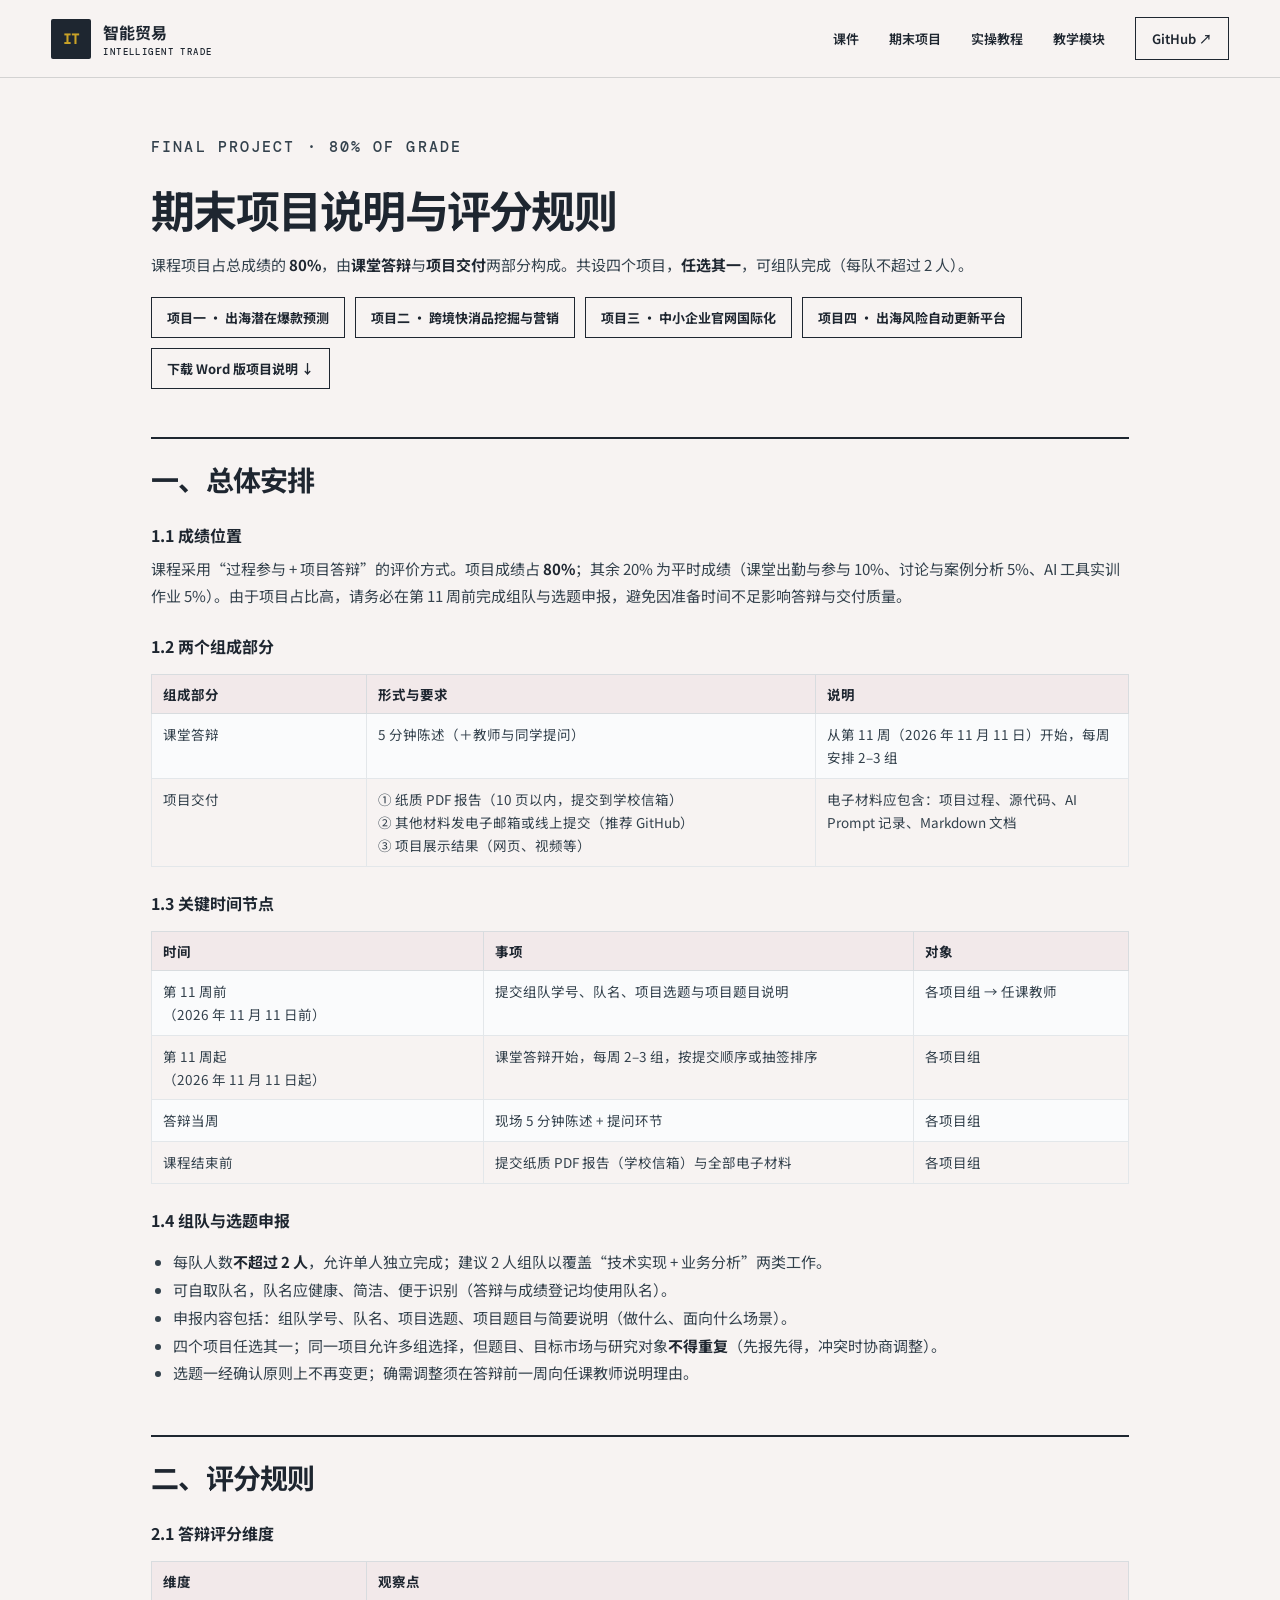
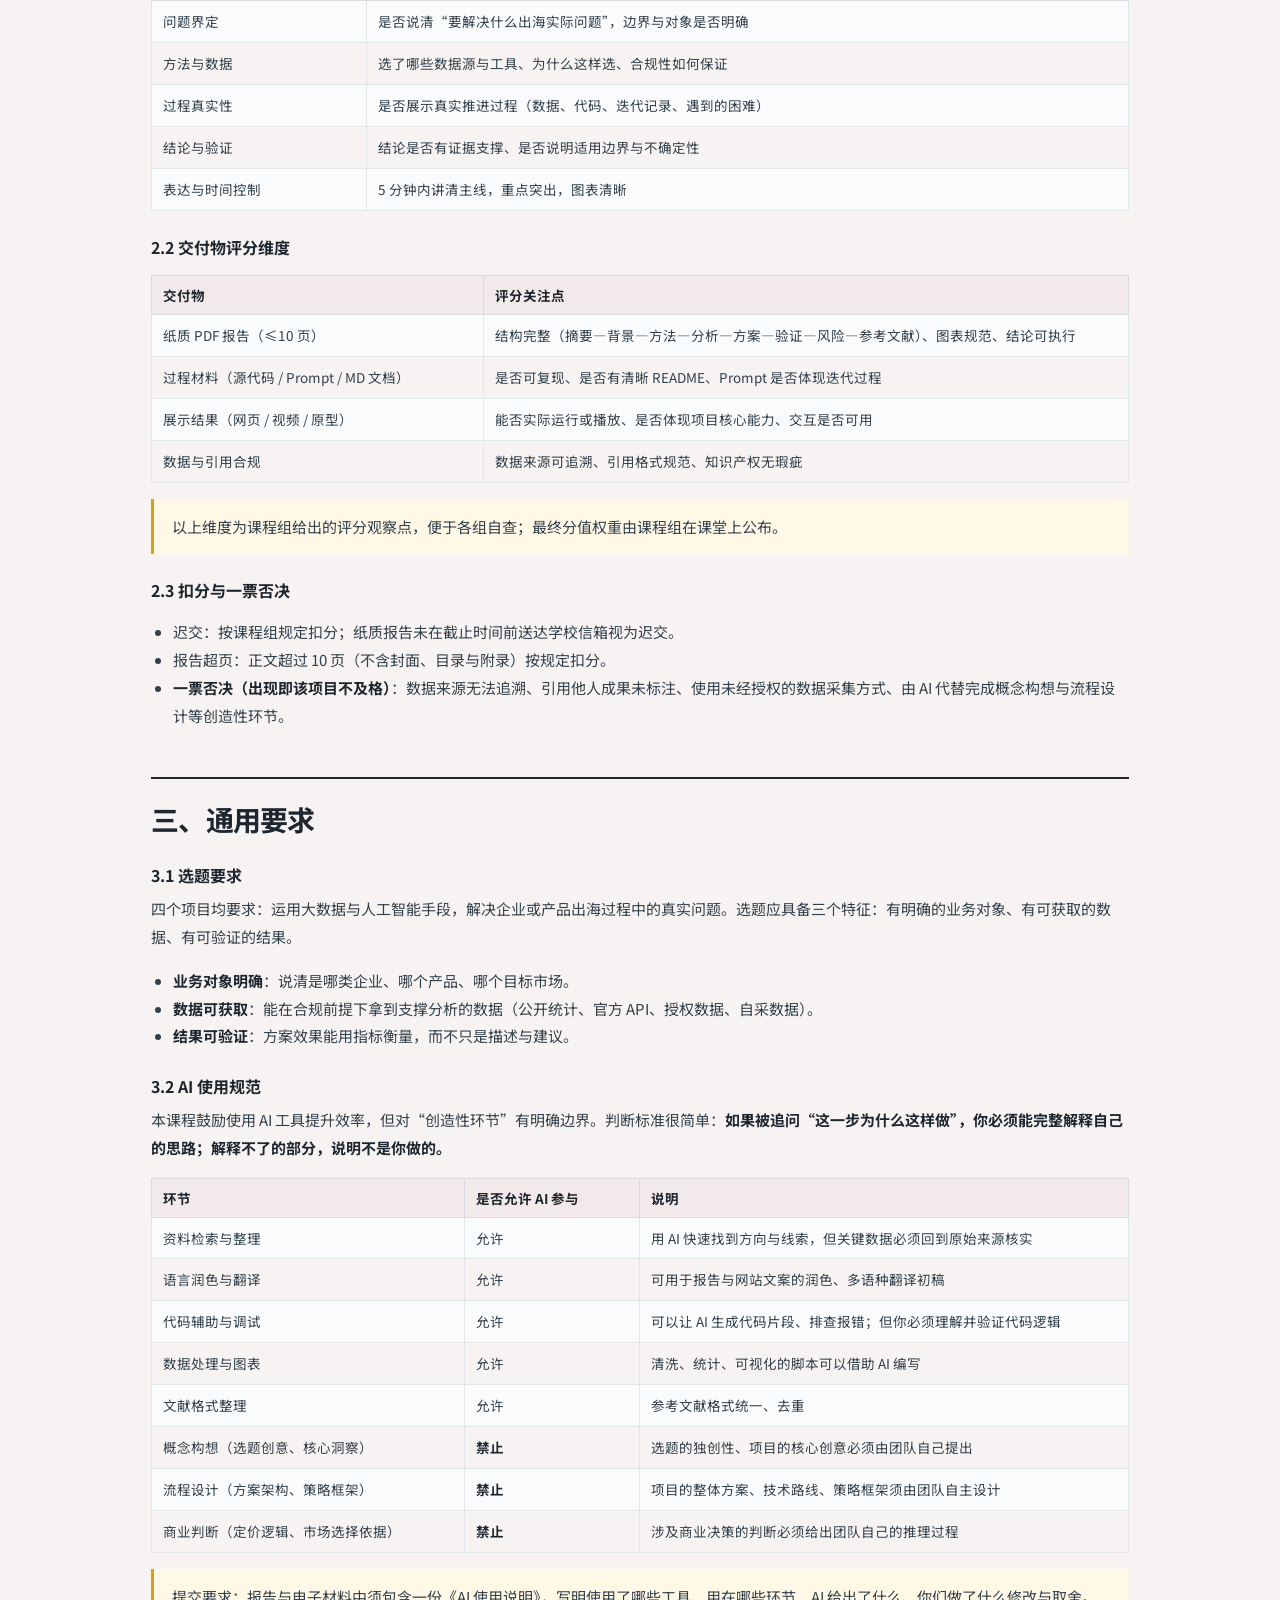
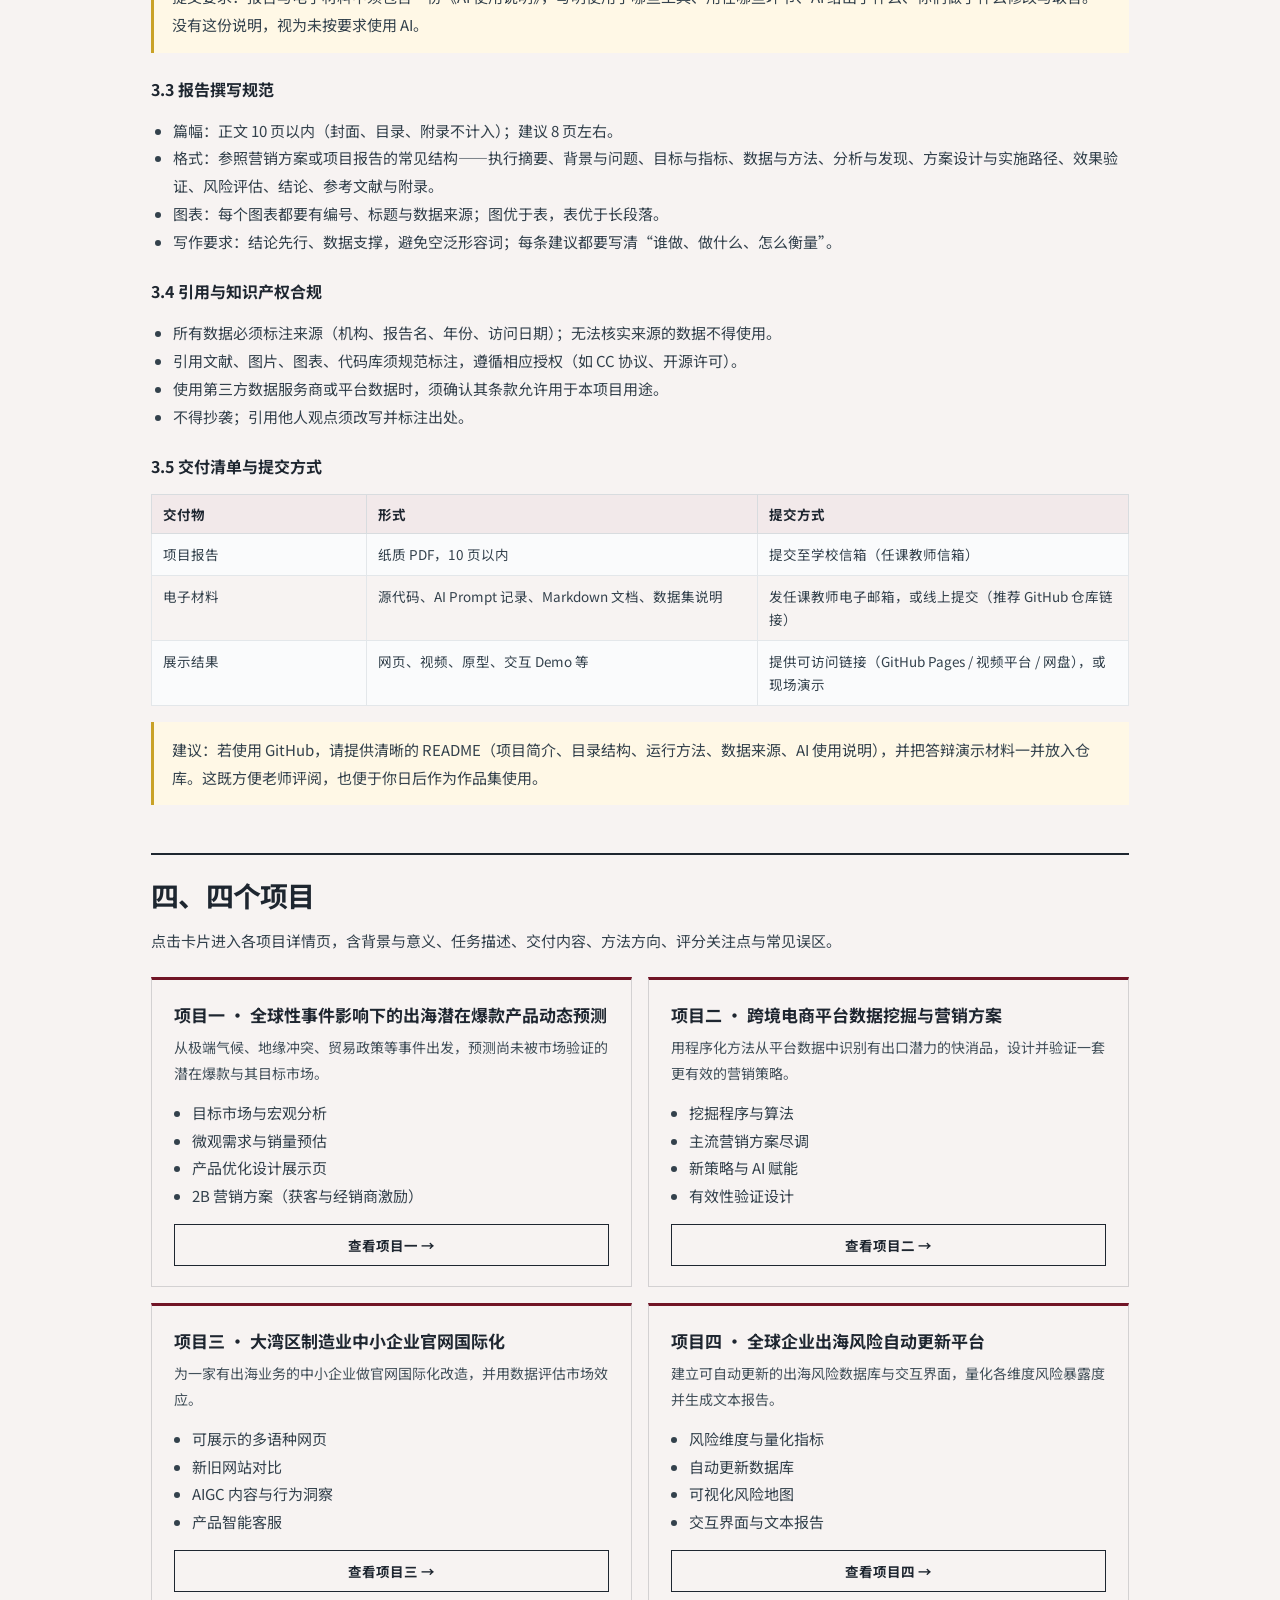
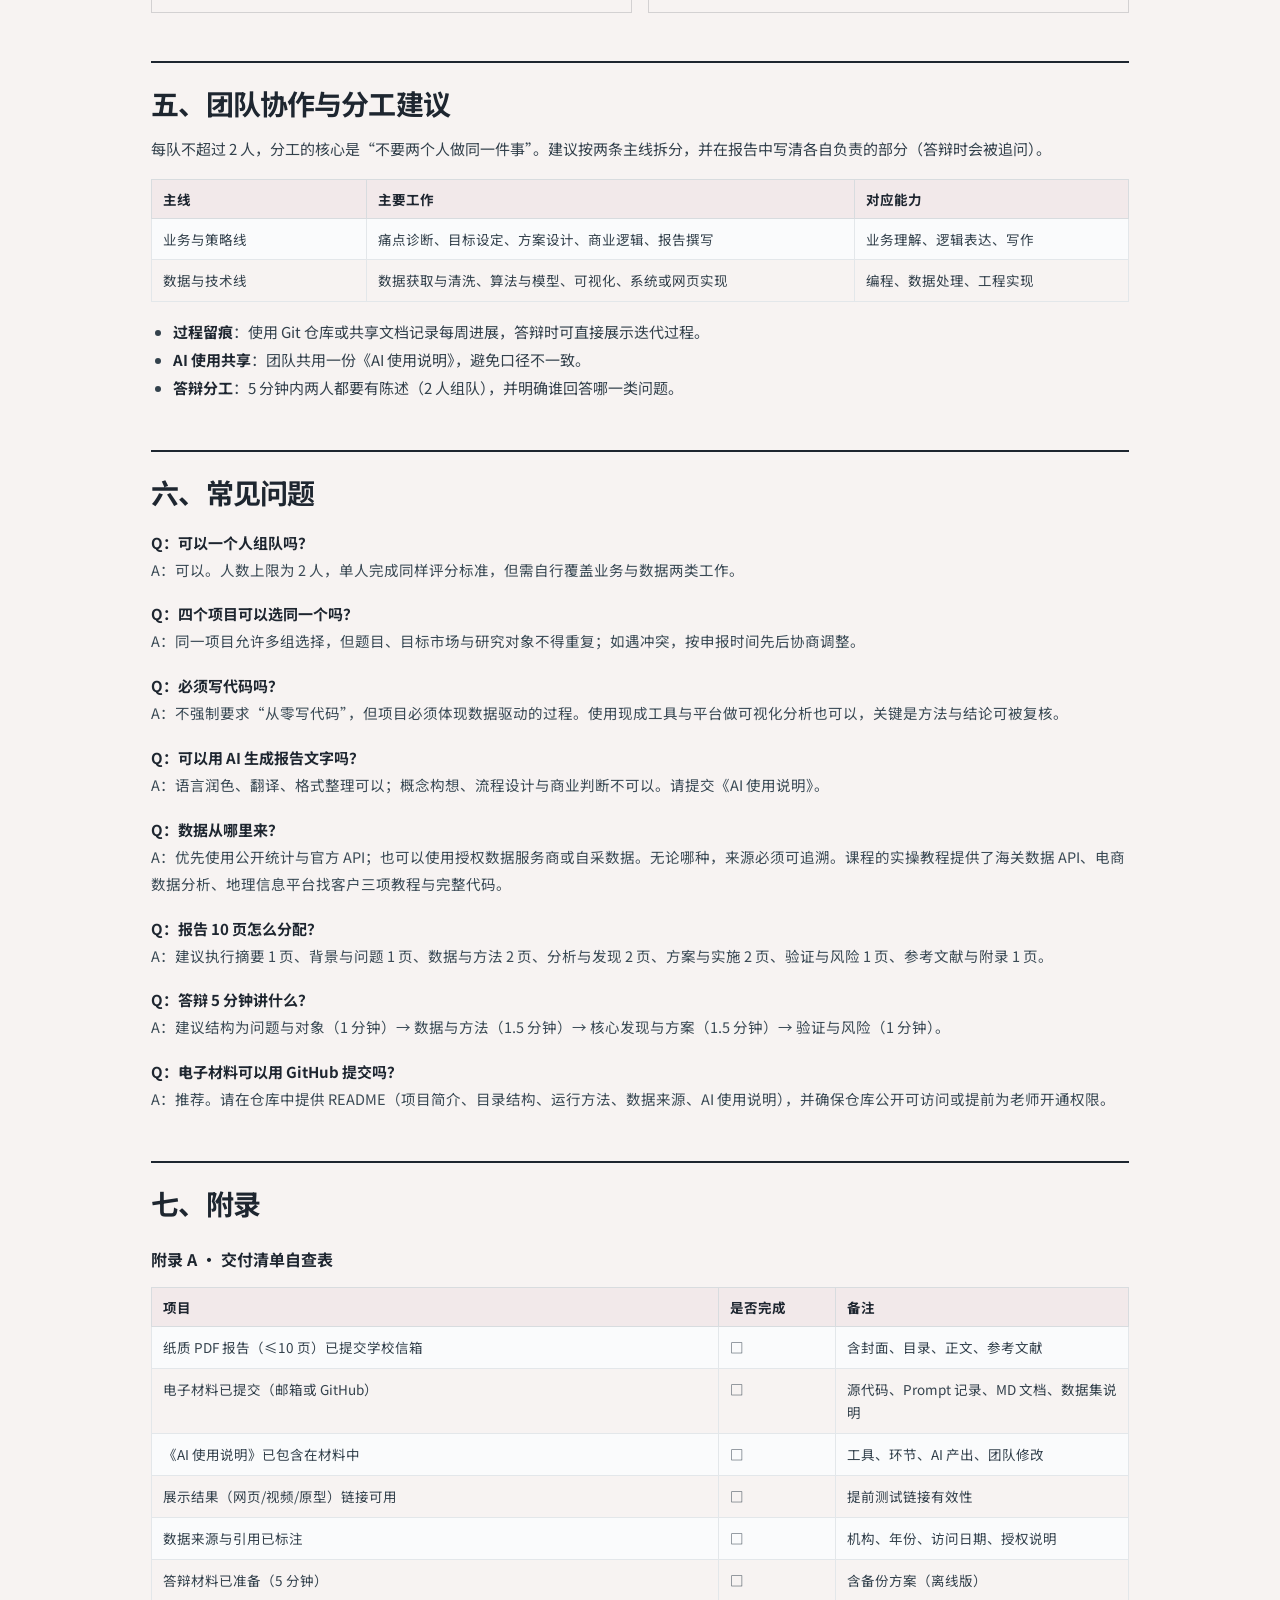
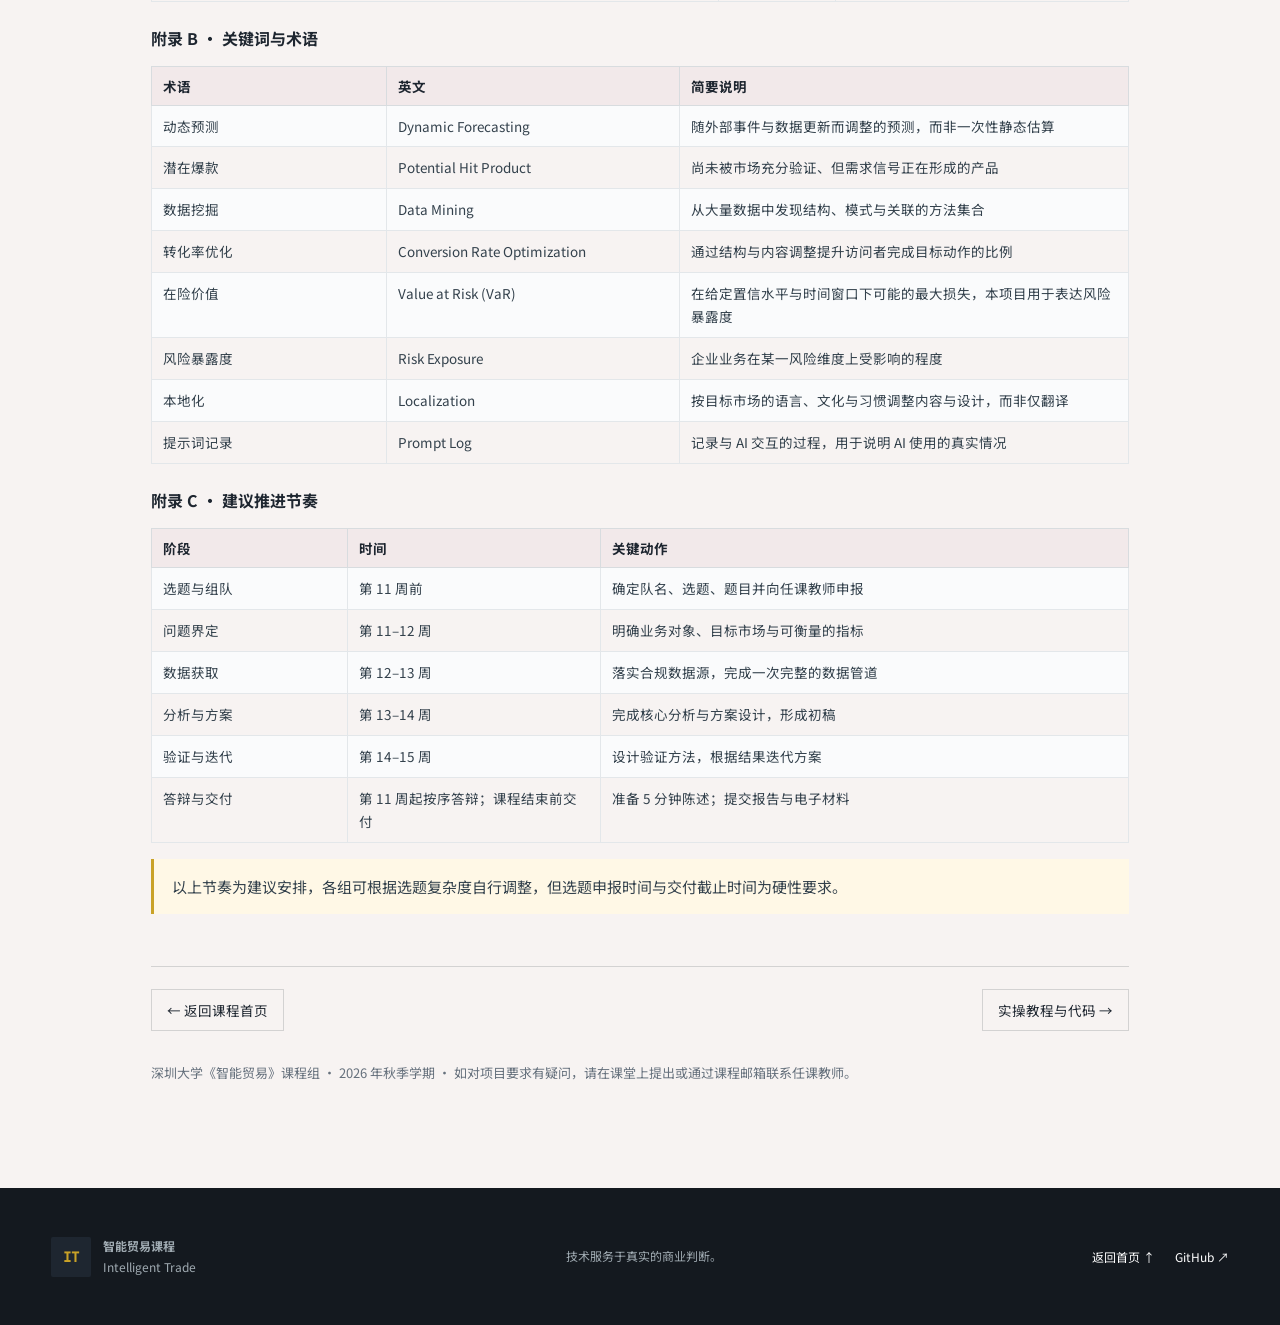
<file: final-project/index.html>
<!doctype html>
<html lang="zh-CN">
<head>
  <meta charset="utf-8">
  <meta name="viewport" content="width=device-width, initial-scale=1">
  <title>期末项目 · 智能贸易 | Intelligent Trade</title>
  <meta name="description" content="《智能贸易》课程期末项目说明与评分规则：占总成绩 80%，四个项目任选其一，含课堂答辩、项目交付、AI 使用规范与时间节点。">
  <link rel="icon" href="../favicon.svg" type="image/svg+xml">
  <link rel="stylesheet" href="../styles.css">
  <link rel="stylesheet" href="project.css">
</head>
<body>
  <header class="site-header">
    <a class="brand" href="../index.html" aria-label="智能贸易课程首页">
      <span class="brand-mark">IT</span>
      <span><strong>智能贸易</strong><small>INTELLIGENT TRADE</small></span>
    </a>
    <nav aria-label="主导航" class="open" style="display:flex">
      <a href="../index.html#chapters">课件</a>
      <a href="index.html">期末项目</a>
      <a href="../code/index.html">实操教程</a>
      <a href="../index.html#modules">教学模块</a>
      <a class="github" href="https://github.com/elysium4eva" target="_blank" rel="noreferrer">GitHub ↗</a>
    </nav>
  </header>

  <main class="doc">
    <p class="meta">FINAL PROJECT · 80% OF GRADE</p>
    <h1>期末项目说明与评分规则</h1>
    <p>课程项目占总成绩的 <strong>80%</strong>，由<strong>课堂答辩</strong>与<strong>项目交付</strong>两部分构成。共设四个项目，<strong>任选其一</strong>，可组队完成（每队不超过 2 人）。</p>

    <div class="dl">
      <a href="p1.html">项目一 · 出海潜在爆款预测</a>
      <a href="p2.html">项目二 · 跨境快消品挖掘与营销</a>
      <a href="p3.html">项目三 · 中小企业官网国际化</a>
      <a href="p4.html">项目四 · 出海风险自动更新平台</a>
      <a href="project-brief.docx" download>下载 Word 版项目说明 ↓</a>
    </div>

    <h2>一、总体安排</h2>

    <h3>1.1 成绩位置</h3>
    <p>课程采用“过程参与 + 项目答辩”的评价方式。项目成绩占 <strong>80%</strong>；其余 20% 为平时成绩（课堂出勤与参与 10%、讨论与案例分析 5%、AI 工具实训作业 5%）。由于项目占比高，请务必在第 11 周前完成组队与选题申报，避免因准备时间不足影响答辩与交付质量。</p>

    <h3>1.2 两个组成部分</h3>
    <table class="tbl">
      <tr><th style="width:22%">组成部分</th><th>形式与要求</th><th style="width:32%">说明</th></tr>
      <tr>
        <td>课堂答辩</td>
        <td>5 分钟陈述（＋教师与同学提问）</td>
        <td>从第 11 周（2026 年 11 月 11 日）开始，每周安排 2–3 组</td>
      </tr>
      <tr>
        <td>项目交付</td>
        <td>① 纸质 PDF 报告（10 页以内，提交到学校信箱）<br>
            ② 其他材料发电子邮箱或线上提交（推荐 GitHub）<br>
            ③ 项目展示结果（网页、视频等）</td>
        <td>电子材料应包含：项目过程、源代码、AI Prompt 记录、Markdown 文档</td>
      </tr>
    </table>

    <h3>1.3 关键时间节点</h3>
    <table class="tbl">
      <tr><th style="width:34%">时间</th><th>事项</th><th style="width:22%">对象</th></tr>
      <tr><td>第 11 周前<br>（2026 年 11 月 11 日前）</td><td>提交组队学号、队名、项目选题与项目题目说明</td><td>各项目组 → 任课教师</td></tr>
      <tr><td>第 11 周起<br>（2026 年 11 月 11 日起）</td><td>课堂答辩开始，每周 2–3 组，按提交顺序或抽签排序</td><td>各项目组</td></tr>
      <tr><td>答辩当周</td><td>现场 5 分钟陈述 + 提问环节</td><td>各项目组</td></tr>
      <tr><td>课程结束前</td><td>提交纸质 PDF 报告（学校信箱）与全部电子材料</td><td>各项目组</td></tr>
    </table>

    <h3>1.4 组队与选题申报</h3>
    <ul>
      <li>每队人数<strong>不超过 2 人</strong>，允许单人独立完成；建议 2 人组队以覆盖“技术实现 + 业务分析”两类工作。</li>
      <li>可自取队名，队名应健康、简洁、便于识别（答辩与成绩登记均使用队名）。</li>
      <li>申报内容包括：组队学号、队名、项目选题、项目题目与简要说明（做什么、面向什么场景）。</li>
      <li>四个项目任选其一；同一项目允许多组选择，但题目、目标市场与研究对象<strong>不得重复</strong>（先报先得，冲突时协商调整）。</li>
      <li>选题一经确认原则上不再变更；确需调整须在答辩前一周向任课教师说明理由。</li>
    </ul>

    <h2>二、评分规则</h2>

    <h3>2.1 答辩评分维度</h3>
    <table class="tbl">
      <tr><th style="width:22%">维度</th><th>观察点</th></tr>
      <tr><td>问题界定</td><td>是否说清“要解决什么出海实际问题”，边界与对象是否明确</td></tr>
      <tr><td>方法与数据</td><td>选了哪些数据源与工具、为什么这样选、合规性如何保证</td></tr>
      <tr><td>过程真实性</td><td>是否展示真实推进过程（数据、代码、迭代记录、遇到的困难）</td></tr>
      <tr><td>结论与验证</td><td>结论是否有证据支撑、是否说明适用边界与不确定性</td></tr>
      <tr><td>表达与时间控制</td><td>5 分钟内讲清主线，重点突出，图表清晰</td></tr>
    </table>

    <h3>2.2 交付物评分维度</h3>
    <table class="tbl">
      <tr><th style="width:34%">交付物</th><th>评分关注点</th></tr>
      <tr><td>纸质 PDF 报告（≤10 页）</td><td>结构完整（摘要—背景—方法—分析—方案—验证—风险—参考文献）、图表规范、结论可执行</td></tr>
      <tr><td>过程材料（源代码 / Prompt / MD 文档）</td><td>是否可复现、是否有清晰 README、Prompt 是否体现迭代过程</td></tr>
      <tr><td>展示结果（网页 / 视频 / 原型）</td><td>能否实际运行或播放、是否体现项目核心能力、交互是否可用</td></tr>
      <tr><td>数据与引用合规</td><td>数据来源可追溯、引用格式规范、知识产权无瑕疵</td></tr>
    </table>
    <p class="note">以上维度为课程组给出的评分观察点，便于各组自查；最终分值权重由课程组在课堂上公布。</p>

    <h3>2.3 扣分与一票否决</h3>
    <ul>
      <li>迟交：按课程组规定扣分；纸质报告未在截止时间前送达学校信箱视为迟交。</li>
      <li>报告超页：正文超过 10 页（不含封面、目录与附录）按规定扣分。</li>
      <li><strong>一票否决（出现即该项目不及格）</strong>：数据来源无法追溯、引用他人成果未标注、使用未经授权的数据采集方式、由 AI 代替完成概念构想与流程设计等创造性环节。</li>
    </ul>

    <h2>三、通用要求</h2>

    <h3>3.1 选题要求</h3>
    <p>四个项目均要求：运用大数据与人工智能手段，解决企业或产品出海过程中的真实问题。选题应具备三个特征：有明确的业务对象、有可获取的数据、有可验证的结果。</p>
    <ul>
      <li><strong>业务对象明确</strong>：说清是哪类企业、哪个产品、哪个目标市场。</li>
      <li><strong>数据可获取</strong>：能在合规前提下拿到支撑分析的数据（公开统计、官方 API、授权数据、自采数据）。</li>
      <li><strong>结果可验证</strong>：方案效果能用指标衡量，而不只是描述与建议。</li>
    </ul>

    <h3>3.2 AI 使用规范</h3>
    <p>本课程鼓励使用 AI 工具提升效率，但对“创造性环节”有明确边界。判断标准很简单：<strong>如果被追问“这一步为什么这样做”，你必须能完整解释自己的思路；解释不了的部分，说明不是你做的。</strong></p>
    <table class="tbl">
      <tr><th style="width:32%">环节</th><th style="width:18%">是否允许 AI 参与</th><th>说明</th></tr>
      <tr><td>资料检索与整理</td><td>允许</td><td>用 AI 快速找到方向与线索，但关键数据必须回到原始来源核实</td></tr>
      <tr><td>语言润色与翻译</td><td>允许</td><td>可用于报告与网站文案的润色、多语种翻译初稿</td></tr>
      <tr><td>代码辅助与调试</td><td>允许</td><td>可以让 AI 生成代码片段、排查报错；但你必须理解并验证代码逻辑</td></tr>
      <tr><td>数据处理与图表</td><td>允许</td><td>清洗、统计、可视化的脚本可以借助 AI 编写</td></tr>
      <tr><td>文献格式整理</td><td>允许</td><td>参考文献格式统一、去重</td></tr>
      <tr><td>概念构想（选题创意、核心洞察）</td><td><strong>禁止</strong></td><td>选题的独创性、项目的核心创意必须由团队自己提出</td></tr>
      <tr><td>流程设计（方案架构、策略框架）</td><td><strong>禁止</strong></td><td>项目的整体方案、技术路线、策略框架须由团队自主设计</td></tr>
      <tr><td>商业判断（定价逻辑、市场选择依据）</td><td><strong>禁止</strong></td><td>涉及商业决策的判断必须给出团队自己的推理过程</td></tr>
    </table>
    <p class="note">提交要求：报告与电子材料中须包含一份《AI 使用说明》，写明使用了哪些工具、用在哪些环节、AI 给出了什么、你们做了什么修改与取舍。没有这份说明，视为未按要求使用 AI。</p>

    <h3>3.3 报告撰写规范</h3>
    <ul>
      <li>篇幅：正文 10 页以内（封面、目录、附录不计入）；建议 8 页左右。</li>
      <li>格式：参照营销方案或项目报告的常见结构——执行摘要、背景与问题、目标与指标、数据与方法、分析与发现、方案设计与实施路径、效果验证、风险评估、结论、参考文献与附录。</li>
      <li>图表：每个图表都要有编号、标题与数据来源；图优于表，表优于长段落。</li>
      <li>写作要求：结论先行、数据支撑，避免空泛形容词；每条建议都要写清“谁做、做什么、怎么衡量”。</li>
    </ul>

    <h3>3.4 引用与知识产权合规</h3>
    <ul>
      <li>所有数据必须标注来源（机构、报告名、年份、访问日期）；无法核实来源的数据不得使用。</li>
      <li>引用文献、图片、图表、代码库须规范标注，遵循相应授权（如 CC 协议、开源许可）。</li>
      <li>使用第三方数据服务商或平台数据时，须确认其条款允许用于本项目用途。</li>
      <li>不得抄袭；引用他人观点须改写并标注出处。</li>
    </ul>

    <h3>3.5 交付清单与提交方式</h3>
    <table class="tbl">
      <tr><th style="width:22%">交付物</th><th style="width:40%">形式</th><th>提交方式</th></tr>
      <tr><td>项目报告</td><td>纸质 PDF，10 页以内</td><td>提交至学校信箱（任课教师信箱）</td></tr>
      <tr><td>电子材料</td><td>源代码、AI Prompt 记录、Markdown 文档、数据集说明</td><td>发任课教师电子邮箱，或线上提交（推荐 GitHub 仓库链接）</td></tr>
      <tr><td>展示结果</td><td>网页、视频、原型、交互 Demo 等</td><td>提供可访问链接（GitHub Pages / 视频平台 / 网盘），或现场演示</td></tr>
    </table>
    <p class="note">建议：若使用 GitHub，请提供清晰的 README（项目简介、目录结构、运行方法、数据来源、AI 使用说明），并把答辩演示材料一并放入仓库。这既方便老师评阅，也便于你日后作为作品集使用。</p>

    <h2>四、四个项目</h2>
    <p>点击卡片进入各项目详情页，含背景与意义、任务描述、交付内容、方法方向、评分关注点与常见误区。</p>
    <div class="cards">
      <article class="card">
        <h3>项目一 · 全球性事件影响下的出海潜在爆款产品动态预测</h3>
        <p>从极端气候、地缘冲突、贸易政策等事件出发，预测尚未被市场验证的潜在爆款与其目标市场。</p>
        <ul><li>目标市场与宏观分析</li><li>微观需求与销量预估</li><li>产品优化设计展示页</li><li>2B 营销方案（获客与经销商激励）</li></ul>
        <a href="p1.html">查看项目一 →</a>
      </article>
      <article class="card">
        <h3>项目二 · 跨境电商平台数据挖掘与营销方案</h3>
        <p>用程序化方法从平台数据中识别有出口潜力的快消品，设计并验证一套更有效的营销策略。</p>
        <ul><li>挖掘程序与算法</li><li>主流营销方案尽调</li><li>新策略与 AI 赋能</li><li>有效性验证设计</li></ul>
        <a href="p2.html">查看项目二 →</a>
      </article>
      <article class="card">
        <h3>项目三 · 大湾区制造业中小企业官网国际化</h3>
        <p>为一家有出海业务的中小企业做官网国际化改造，并用数据评估市场效应。</p>
        <ul><li>可展示的多语种网页</li><li>新旧网站对比</li><li>AIGC 内容与行为洞察</li><li>产品智能客服</li></ul>
        <a href="p3.html">查看项目三 →</a>
      </article>
      <article class="card">
        <h3>项目四 · 全球企业出海风险自动更新平台</h3>
        <p>建立可自动更新的出海风险数据库与交互界面，量化各维度风险暴露度并生成文本报告。</p>
        <ul><li>风险维度与量化指标</li><li>自动更新数据库</li><li>可视化风险地图</li><li>交互界面与文本报告</li></ul>
        <a href="p4.html">查看项目四 →</a>
      </article>
    </div>

    <h2>五、团队协作与分工建议</h2>
    <p>每队不超过 2 人，分工的核心是“不要两个人做同一件事”。建议按两条主线拆分，并在报告中写清各自负责的部分（答辩时会被追问）。</p>
    <table class="tbl">
      <tr><th style="width:22%">主线</th><th>主要工作</th><th style="width:28%">对应能力</th></tr>
      <tr><td>业务与策略线</td><td>痛点诊断、目标设定、方案设计、商业逻辑、报告撰写</td><td>业务理解、逻辑表达、写作</td></tr>
      <tr><td>数据与技术线</td><td>数据获取与清洗、算法与模型、可视化、系统或网页实现</td><td>编程、数据处理、工程实现</td></tr>
    </table>
    <ul>
      <li><strong>过程留痕</strong>：使用 Git 仓库或共享文档记录每周进展，答辩时可直接展示迭代过程。</li>
      <li><strong>AI 使用共享</strong>：团队共用一份《AI 使用说明》，避免口径不一致。</li>
      <li><strong>答辩分工</strong>：5 分钟内两人都要有陈述（2 人组队），并明确谁回答哪一类问题。</li>
    </ul>

    <h2>六、常见问题</h2>
    <div class="faq">
      <h3>Q：可以一个人组队吗？</h3>
      <p>A：可以。人数上限为 2 人，单人完成同样评分标准，但需自行覆盖业务与数据两类工作。</p>
      <h3>Q：四个项目可以选同一个吗？</h3>
      <p>A：同一项目允许多组选择，但题目、目标市场与研究对象不得重复；如遇冲突，按申报时间先后协商调整。</p>
      <h3>Q：必须写代码吗？</h3>
      <p>A：不强制要求“从零写代码”，但项目必须体现数据驱动的过程。使用现成工具与平台做可视化分析也可以，关键是方法与结论可被复核。</p>
      <h3>Q：可以用 AI 生成报告文字吗？</h3>
      <p>A：语言润色、翻译、格式整理可以；概念构想、流程设计与商业判断不可以。请提交《AI 使用说明》。</p>
      <h3>Q：数据从哪里来？</h3>
      <p>A：优先使用公开统计与官方 API；也可以使用授权数据服务商或自采数据。无论哪种，来源必须可追溯。课程的<a href="../code/index.html">实操教程</a>提供了海关数据 API、电商数据分析、地理信息平台找客户三项教程与完整代码。</p>
      <h3>Q：报告 10 页怎么分配？</h3>
      <p>A：建议执行摘要 1 页、背景与问题 1 页、数据与方法 2 页、分析与发现 2 页、方案与实施 2 页、验证与风险 1 页、参考文献与附录 1 页。</p>
      <h3>Q：答辩 5 分钟讲什么？</h3>
      <p>A：建议结构为问题与对象（1 分钟）→ 数据与方法（1.5 分钟）→ 核心发现与方案（1.5 分钟）→ 验证与风险（1 分钟）。</p>
      <h3>Q：电子材料可以用 GitHub 提交吗？</h3>
      <p>A：推荐。请在仓库中提供 README（项目简介、目录结构、运行方法、数据来源、AI 使用说明），并确保仓库公开可访问或提前为老师开通权限。</p>
    </div>

    <h2>七、附录</h2>

    <h3>附录 A · 交付清单自查表</h3>
    <table class="tbl">
      <tr><th>项目</th><th style="width:12%">是否完成</th><th style="width:30%">备注</th></tr>
      <tr><td>纸质 PDF 报告（≤10 页）已提交学校信箱</td><td>□</td><td>含封面、目录、正文、参考文献</td></tr>
      <tr><td>电子材料已提交（邮箱或 GitHub）</td><td>□</td><td>源代码、Prompt 记录、MD 文档、数据集说明</td></tr>
      <tr><td>《AI 使用说明》已包含在材料中</td><td>□</td><td>工具、环节、AI 产出、团队修改</td></tr>
      <tr><td>展示结果（网页/视频/原型）链接可用</td><td>□</td><td>提前测试链接有效性</td></tr>
      <tr><td>数据来源与引用已标注</td><td>□</td><td>机构、年份、访问日期、授权说明</td></tr>
      <tr><td>答辩材料已准备（5 分钟）</td><td>□</td><td>含备份方案（离线版）</td></tr>
    </table>

    <h3>附录 B · 关键词与术语</h3>
    <table class="tbl">
      <tr><th style="width:24%">术语</th><th style="width:30%">英文</th><th>简要说明</th></tr>
      <tr><td>动态预测</td><td>Dynamic Forecasting</td><td>随外部事件与数据更新而调整的预测，而非一次性静态估算</td></tr>
      <tr><td>潜在爆款</td><td>Potential Hit Product</td><td>尚未被市场充分验证、但需求信号正在形成的产品</td></tr>
      <tr><td>数据挖掘</td><td>Data Mining</td><td>从大量数据中发现结构、模式与关联的方法集合</td></tr>
      <tr><td>转化率优化</td><td>Conversion Rate Optimization</td><td>通过结构与内容调整提升访问者完成目标动作的比例</td></tr>
      <tr><td>在险价值</td><td>Value at Risk (VaR)</td><td>在给定置信水平与时间窗口下可能的最大损失，本项目用于表达风险暴露度</td></tr>
      <tr><td>风险暴露度</td><td>Risk Exposure</td><td>企业业务在某一风险维度上受影响的程度</td></tr>
      <tr><td>本地化</td><td>Localization</td><td>按目标市场的语言、文化与习惯调整内容与设计，而非仅翻译</td></tr>
      <tr><td>提示词记录</td><td>Prompt Log</td><td>记录与 AI 交互的过程，用于说明 AI 使用的真实情况</td></tr>
    </table>

    <h3>附录 C · 建议推进节奏</h3>
    <table class="tbl">
      <tr><th style="width:20%">阶段</th><th style="width:26%">时间</th><th>关键动作</th></tr>
      <tr><td>选题与组队</td><td>第 11 周前</td><td>确定队名、选题、题目并向任课教师申报</td></tr>
      <tr><td>问题界定</td><td>第 11–12 周</td><td>明确业务对象、目标市场与可衡量的指标</td></tr>
      <tr><td>数据获取</td><td>第 12–13 周</td><td>落实合规数据源，完成一次完整的数据管道</td></tr>
      <tr><td>分析与方案</td><td>第 13–14 周</td><td>完成核心分析与方案设计，形成初稿</td></tr>
      <tr><td>验证与迭代</td><td>第 14–15 周</td><td>设计验证方法，根据结果迭代方案</td></tr>
      <tr><td>答辩与交付</td><td>第 11 周起按序答辩；课程结束前交付</td><td>准备 5 分钟陈述；提交报告与电子材料</td></tr>
    </table>
    <p class="note">以上节奏为建议安排，各组可根据选题复杂度自行调整，但选题申报时间与交付截止时间为硬性要求。</p>

    <div class="pager">
      <a href="../index.html">← 返回课程首页</a>
      <a href="../code/index.html">实操教程与代码 →</a>
    </div>

    <p style="margin-top:30px;color:var(--muted);font-size:13px">深圳大学《智能贸易》课程组 · 2026 年秋季学期 · 如对项目要求有疑问，请在课堂上提出或通过课程邮箱联系任课教师。</p>
  </main>

  <footer>
    <div><span class="brand-mark">IT</span><p><strong>智能贸易课程</strong><br>Intelligent Trade</p></div>
    <p>技术服务于真实的商业判断。</p>
    <div class="footer-links"><a href="../index.html">返回首页 ↑</a><a href="https://github.com/elysium4eva" target="_blank" rel="noreferrer">GitHub ↗</a></div>
  </footer>
</body>
</html>
</file>
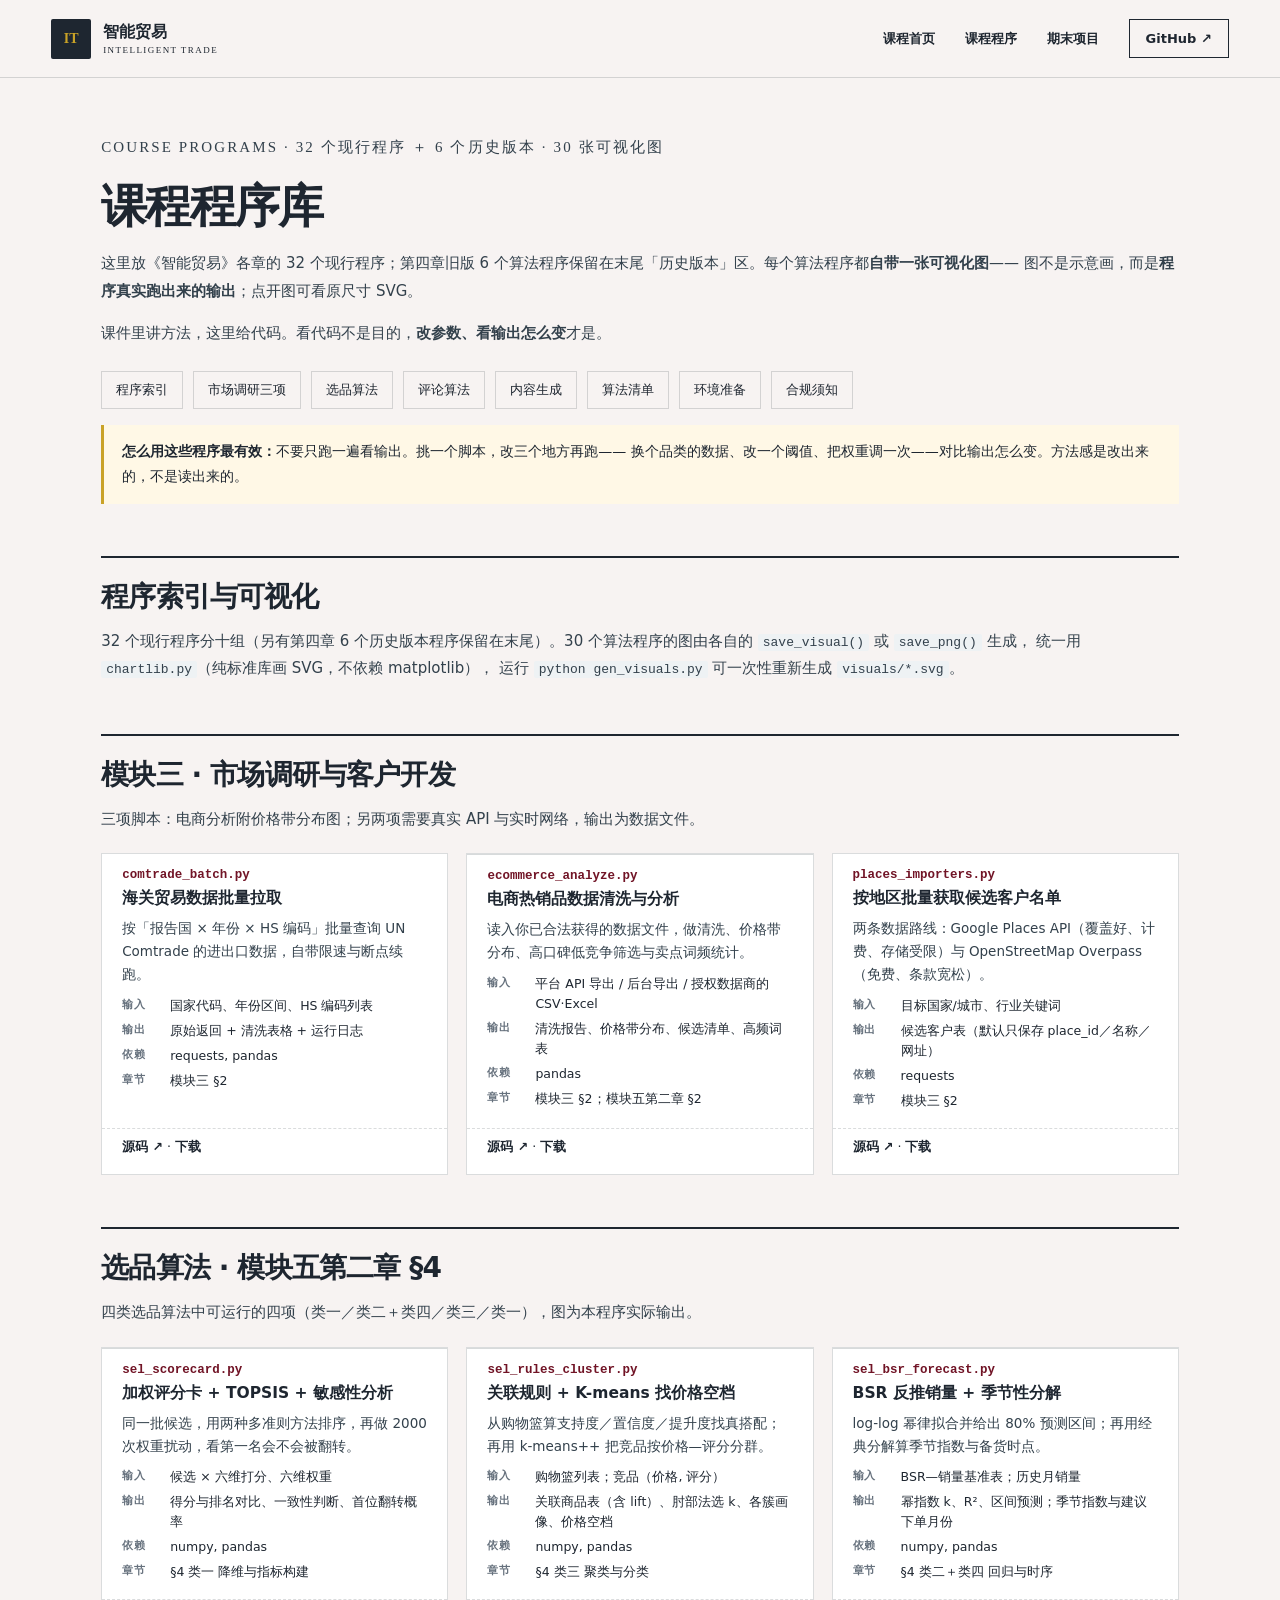
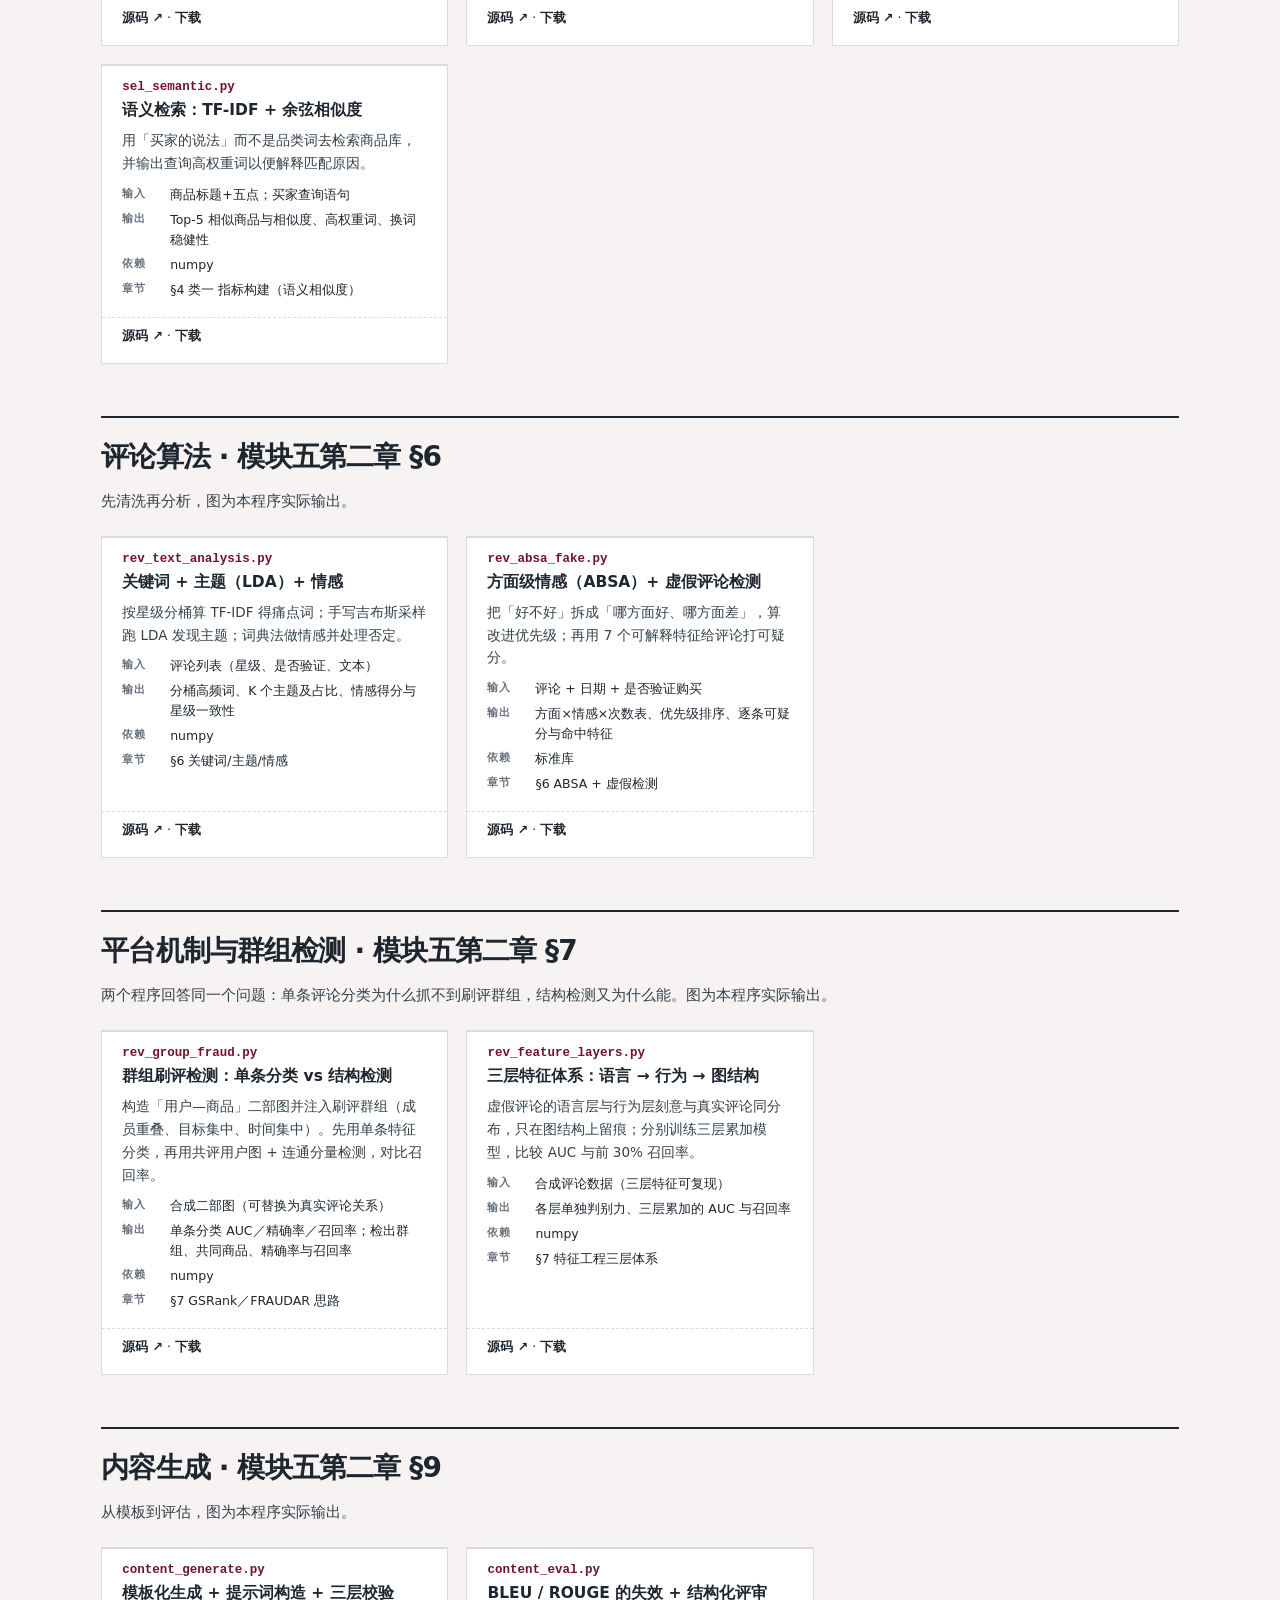
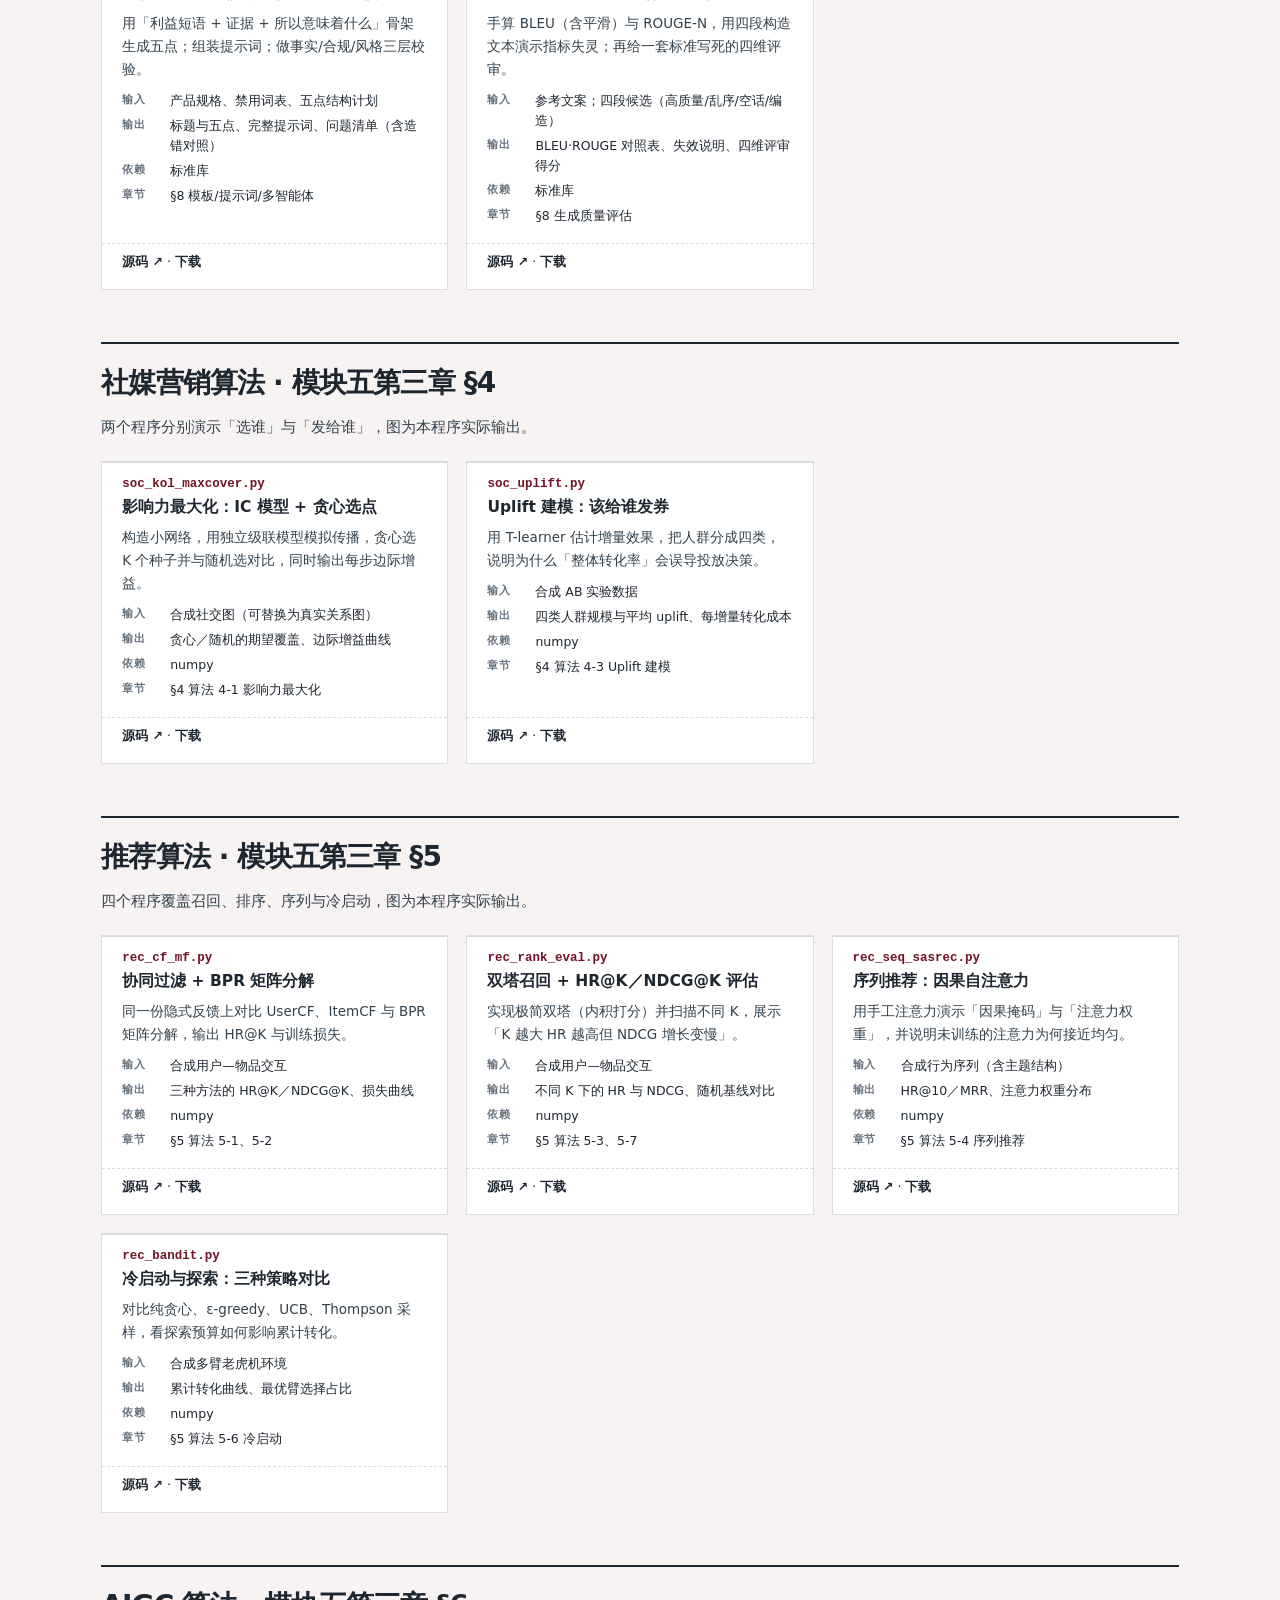
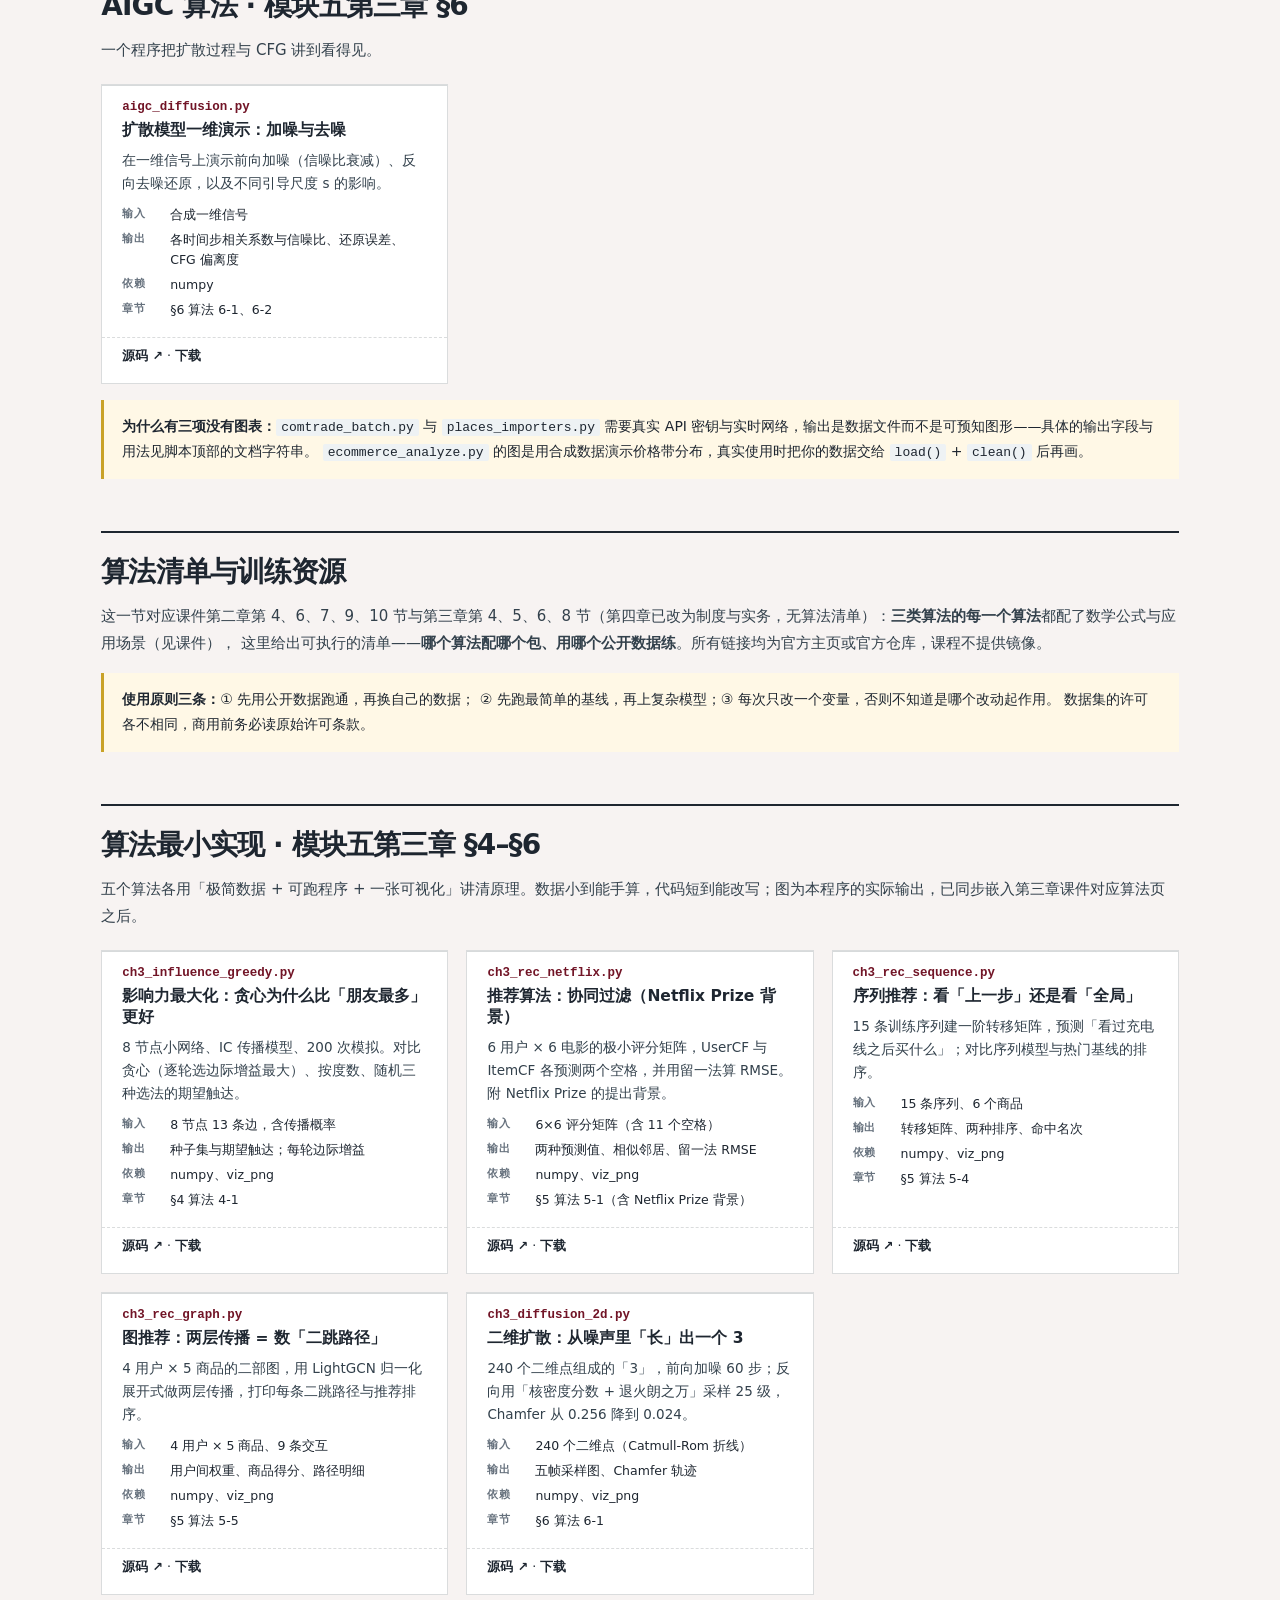
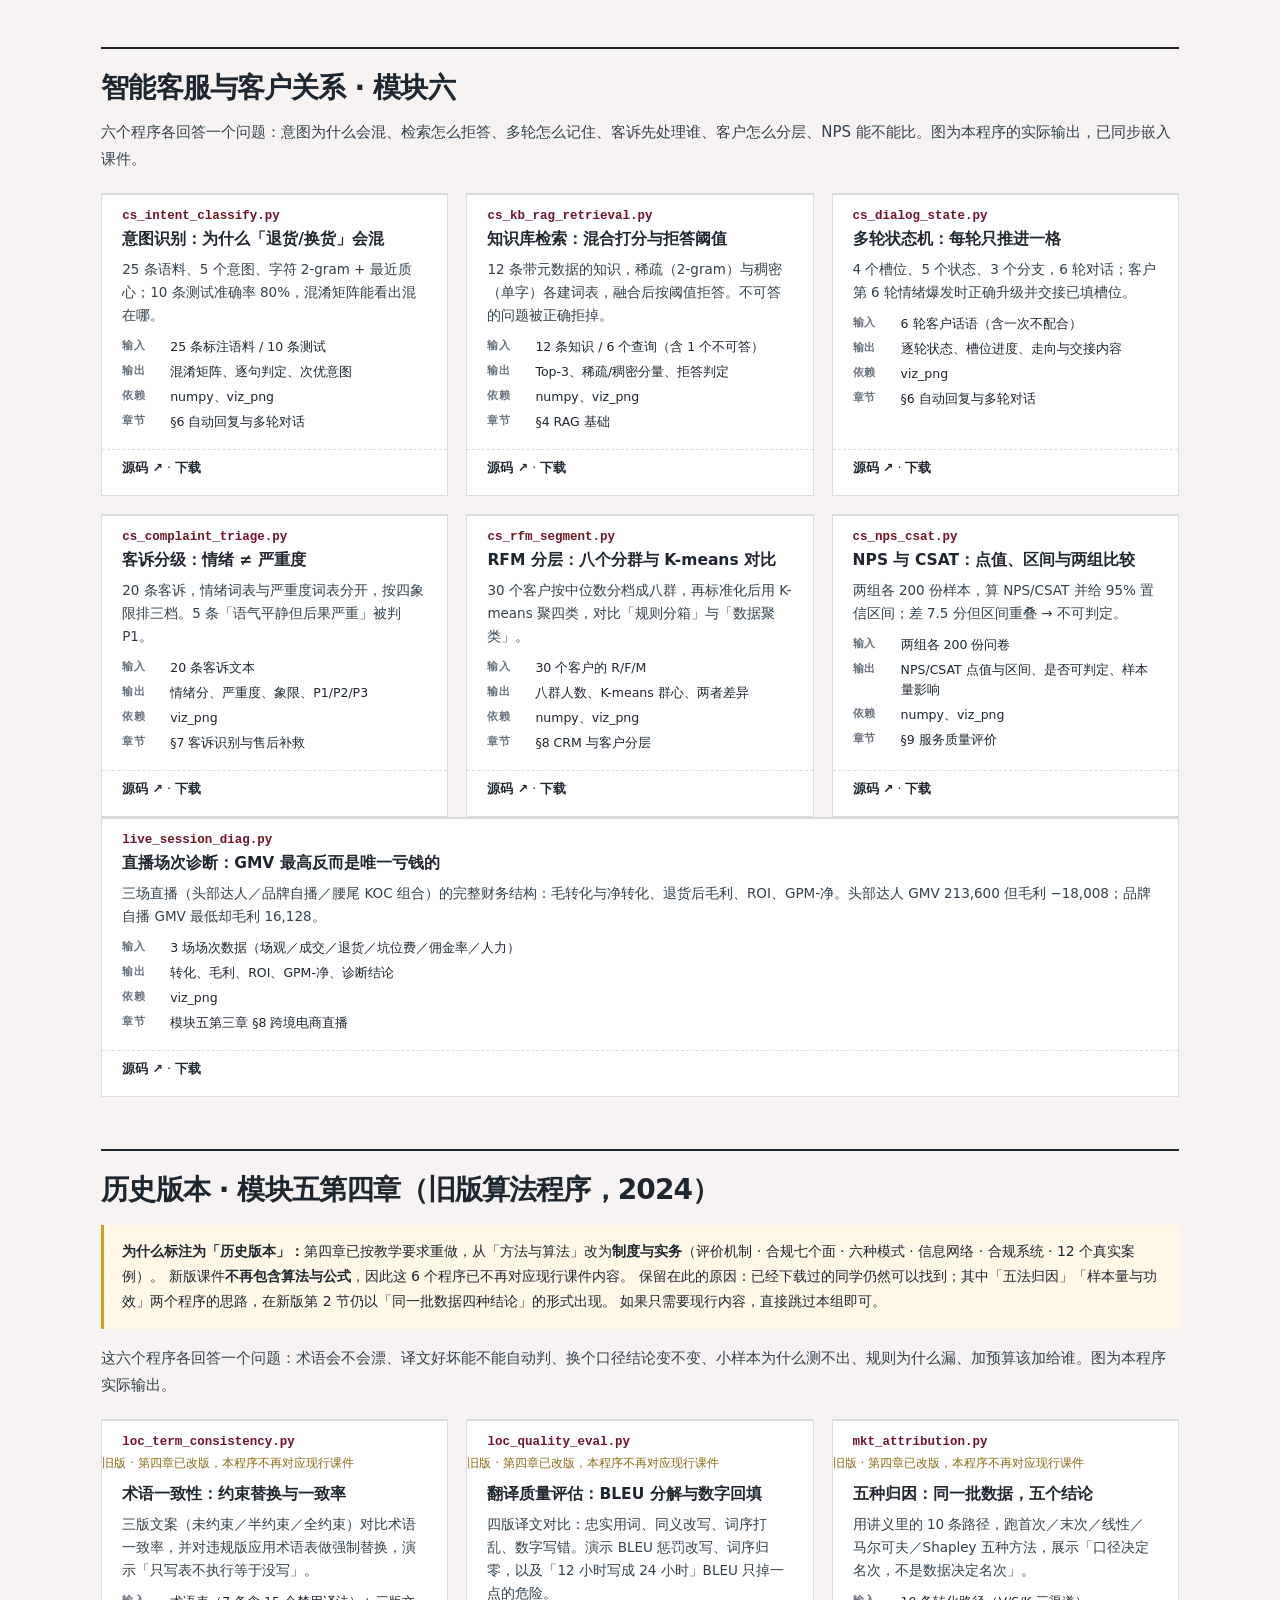
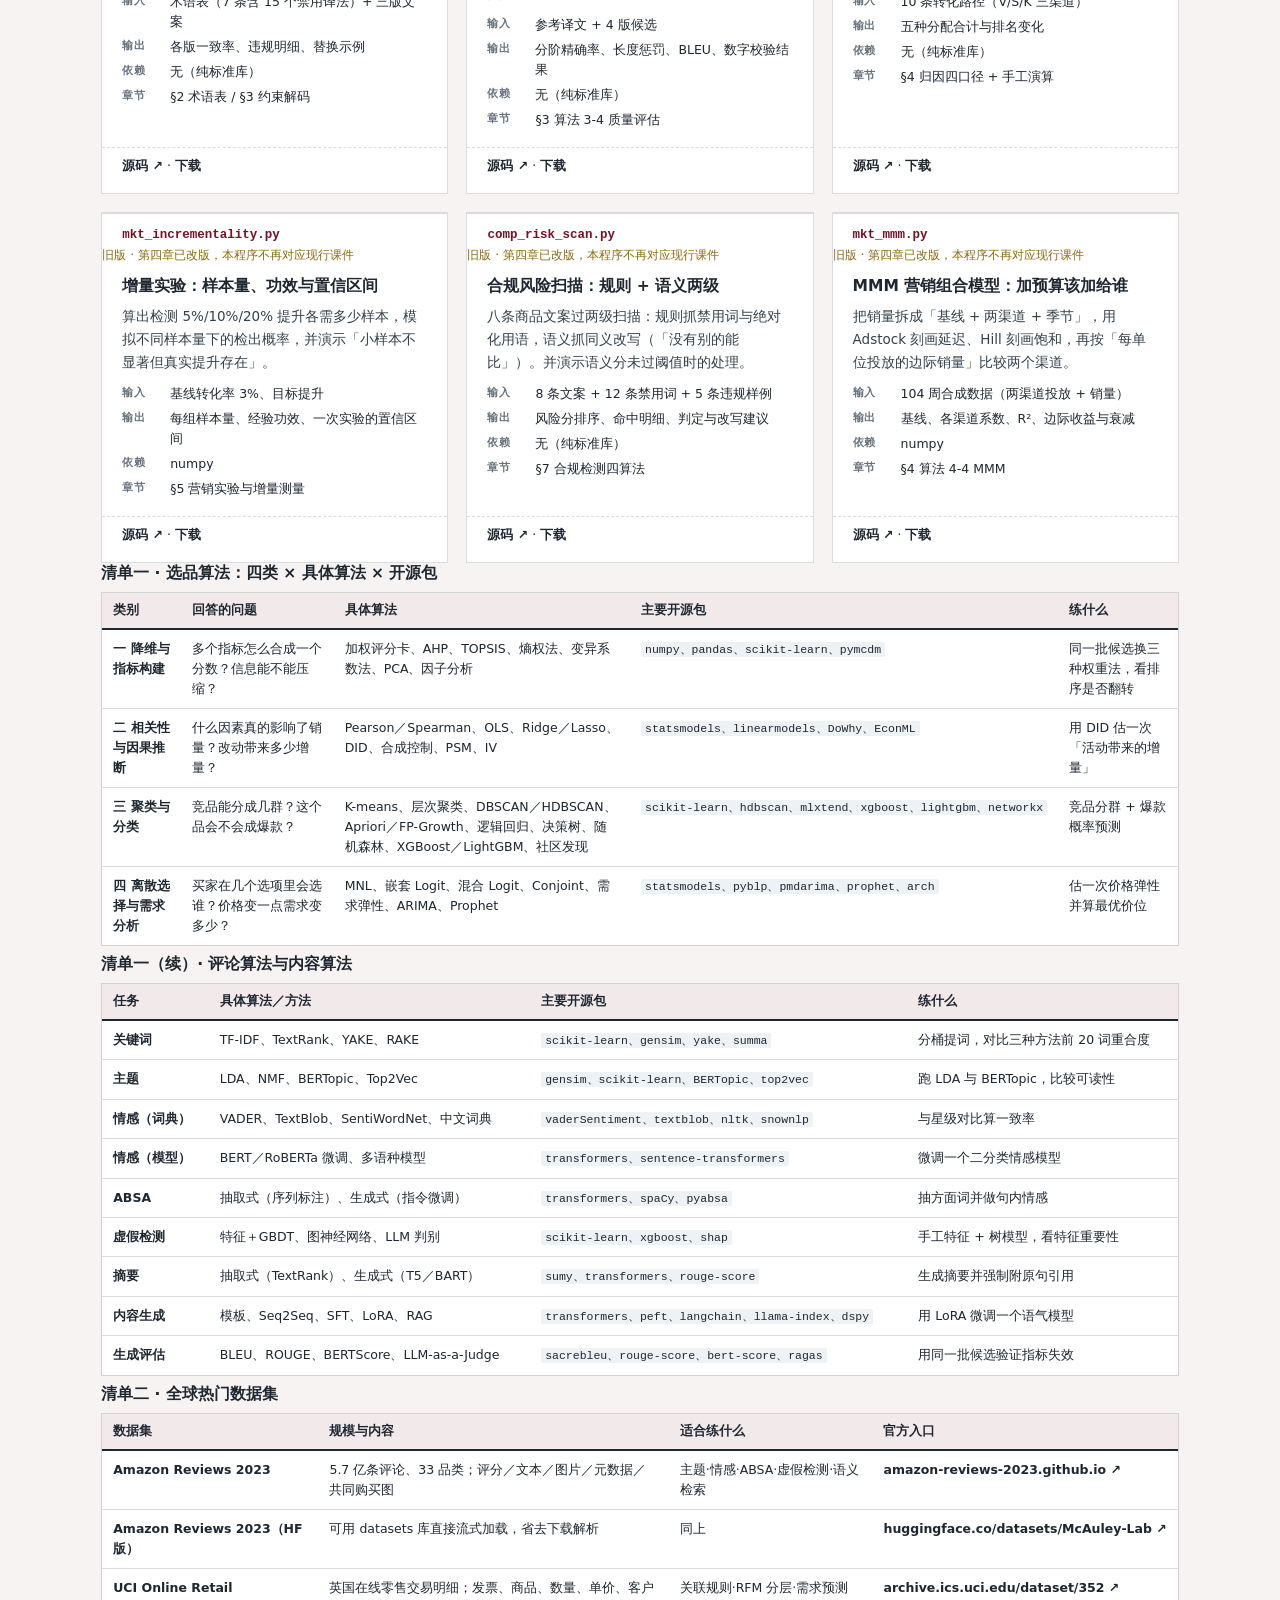
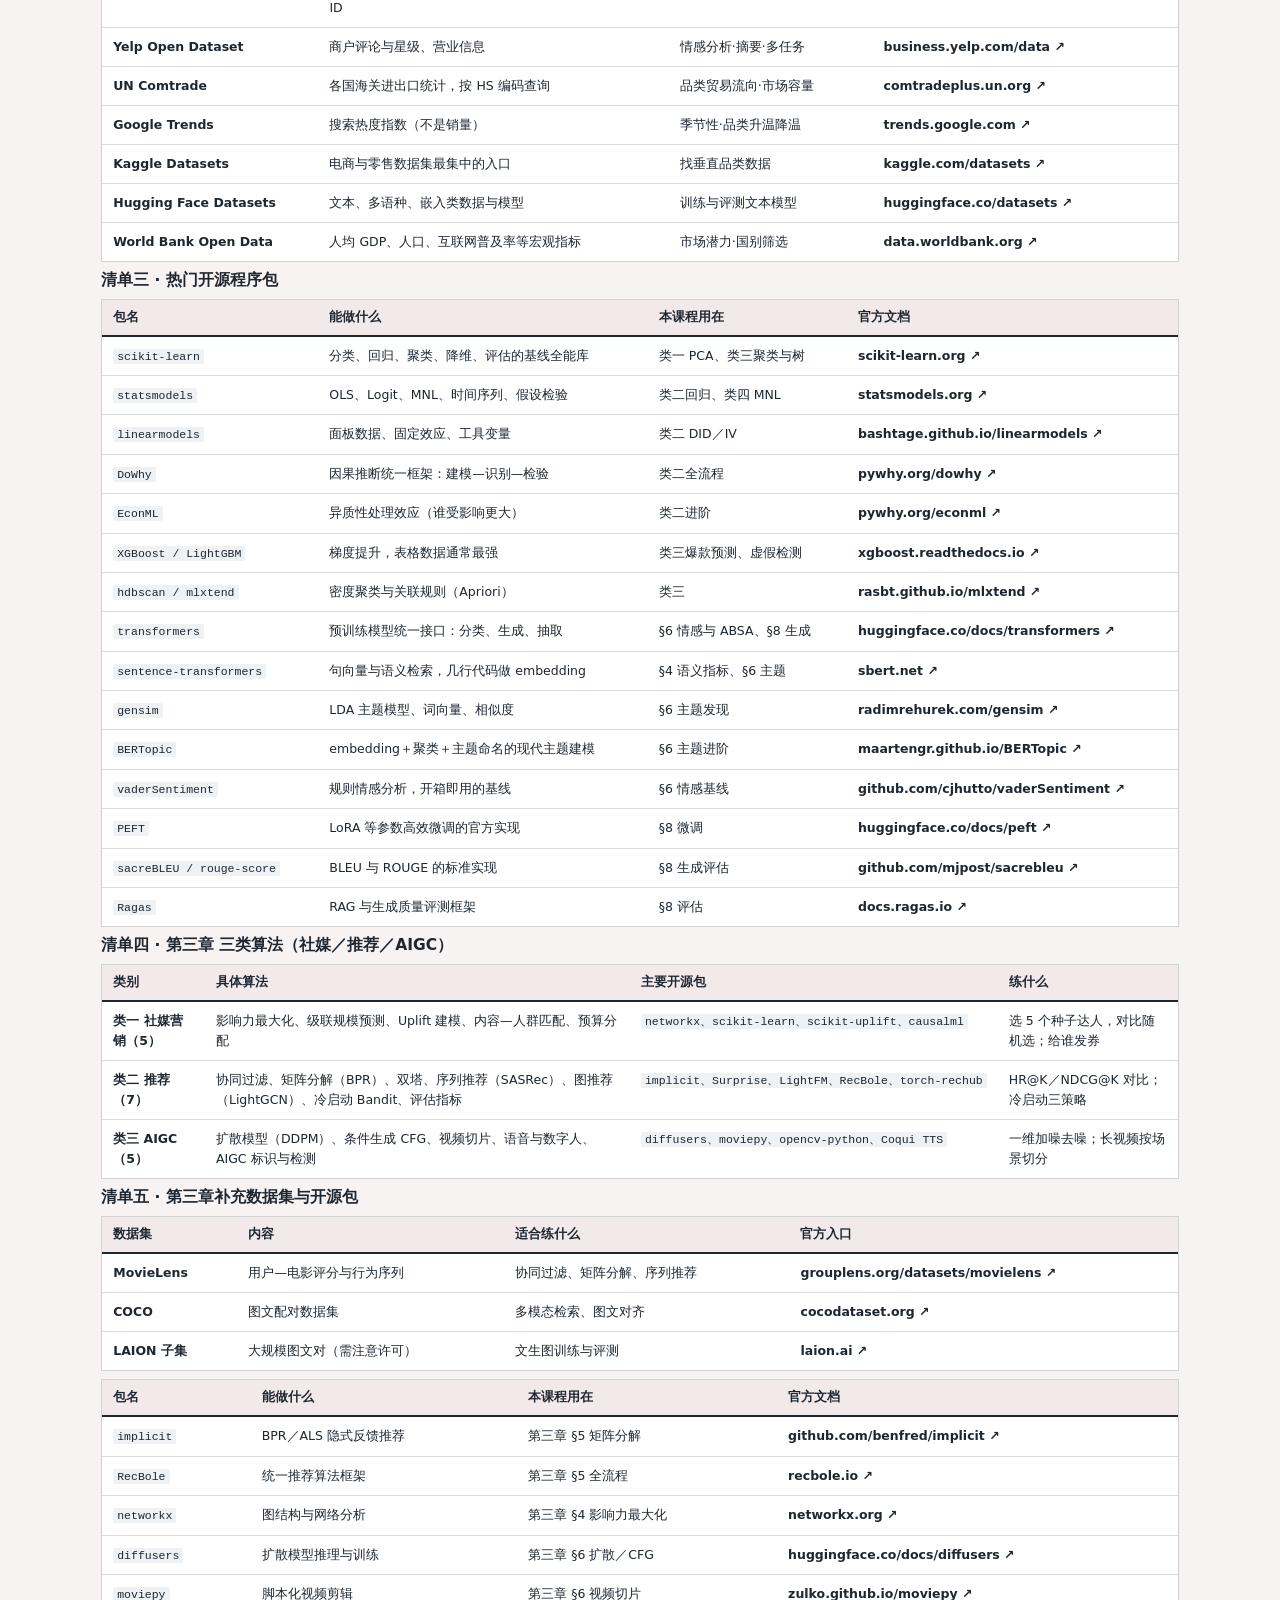
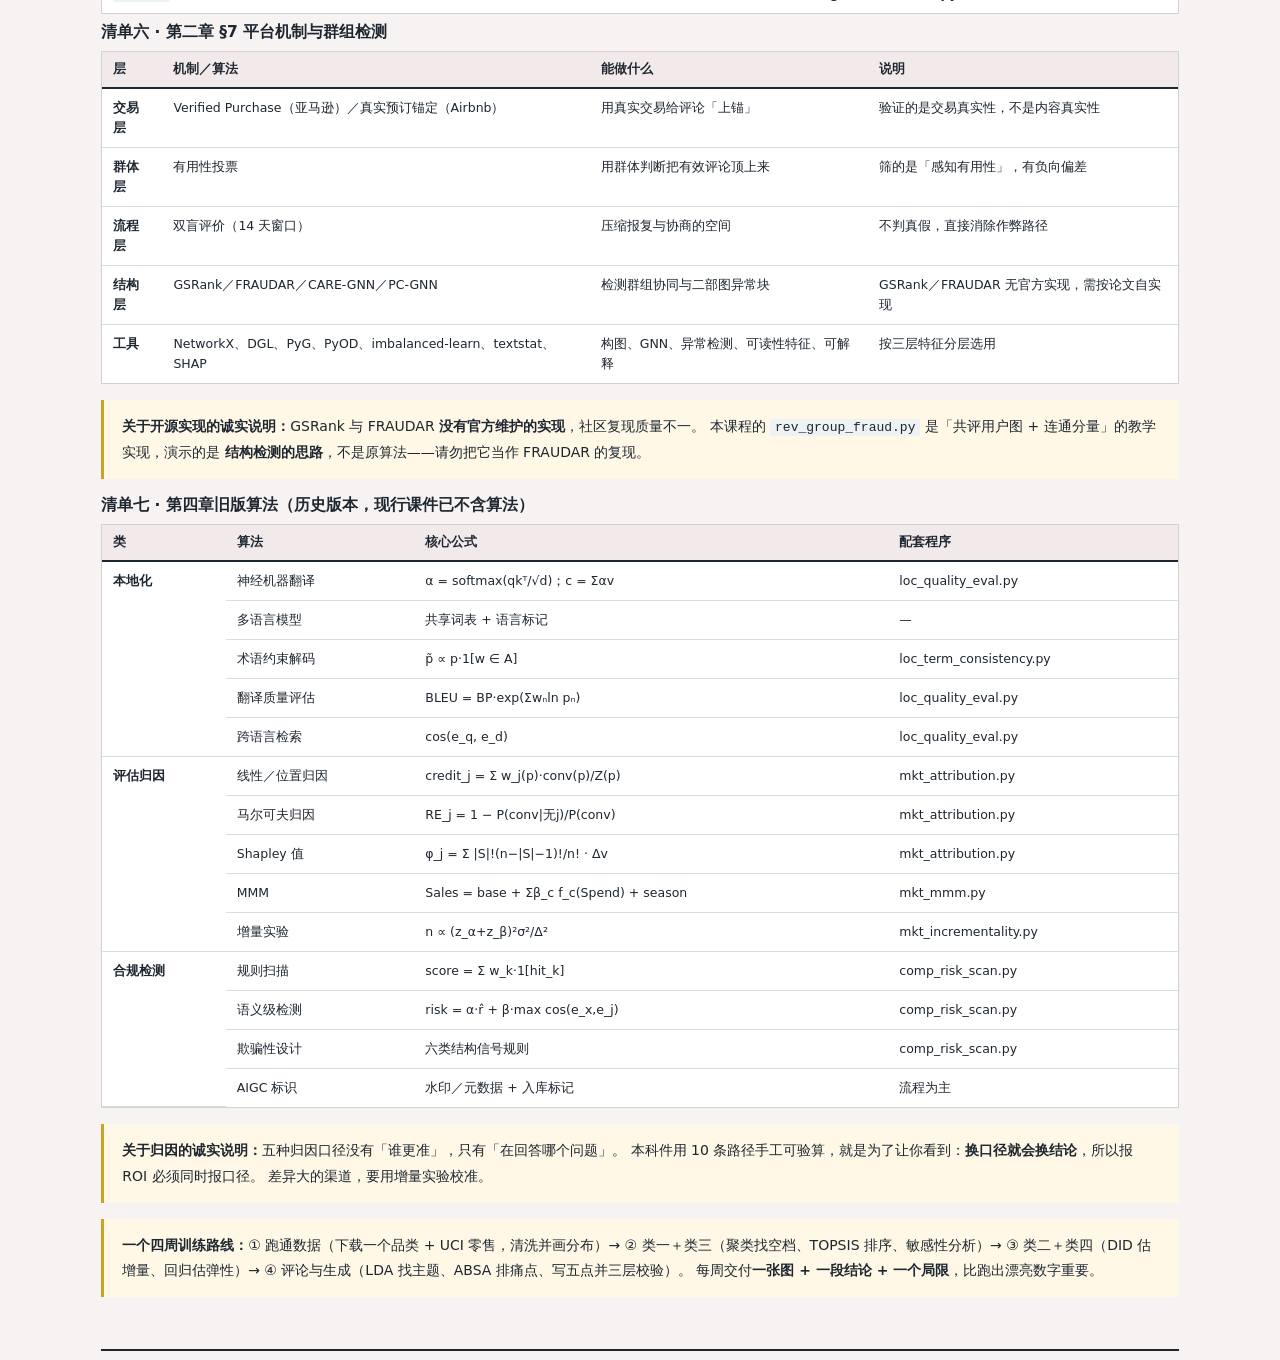
<file: tutorials/index.html>
<!doctype html>
<html lang="zh-CN">
<head>
  <meta charset="utf-8">
  <meta name="viewport" content="width=device-width, initial-scale=1">
  <title>已合并至「课程程序库」 · 智能贸易</title>
  <link rel="canonical" href="../code/index.html">
  <meta http-equiv="refresh" content="0; url=../code/index.html">
  <link rel="stylesheet" href="../styles.css">
  <style>
    .doc{width:min(760px,100%);margin:auto;padding:120px max(4vw,22px);text-align:center}
    .doc h1{font-size:clamp(24px,3vw,34px);letter-spacing:-.03em;margin:0 0 14px}
    .doc p{line-height:1.85;color:#33414c;font-size:15px}
    .doc a.btn{display:inline-block;margin-top:26px;border:1px solid var(--ink);padding:13px 22px;
      font-size:14px;font-weight:700}
    .doc a.btn:hover{background:var(--ink);color:#fff}
  </style>
</head>
<body>
  <main class="doc">
    <h1>本页已合并</h1>
    <p>《海外市场调研实操教程》已并入「<strong>课程程序库</strong>」。三份脚本的用途、输入输出、依赖与源码链接都在该页的「市场调研三项」分组中；重复的教程正文已删除。</p>
    <p>页面将在 1 秒内自动跳转；若未跳转，请点击下面的按钮。</p>
    <a class="btn" href="../code/index.html">前往「课程程序库」 →</a>
  </main>
</body>
</html>
</file>
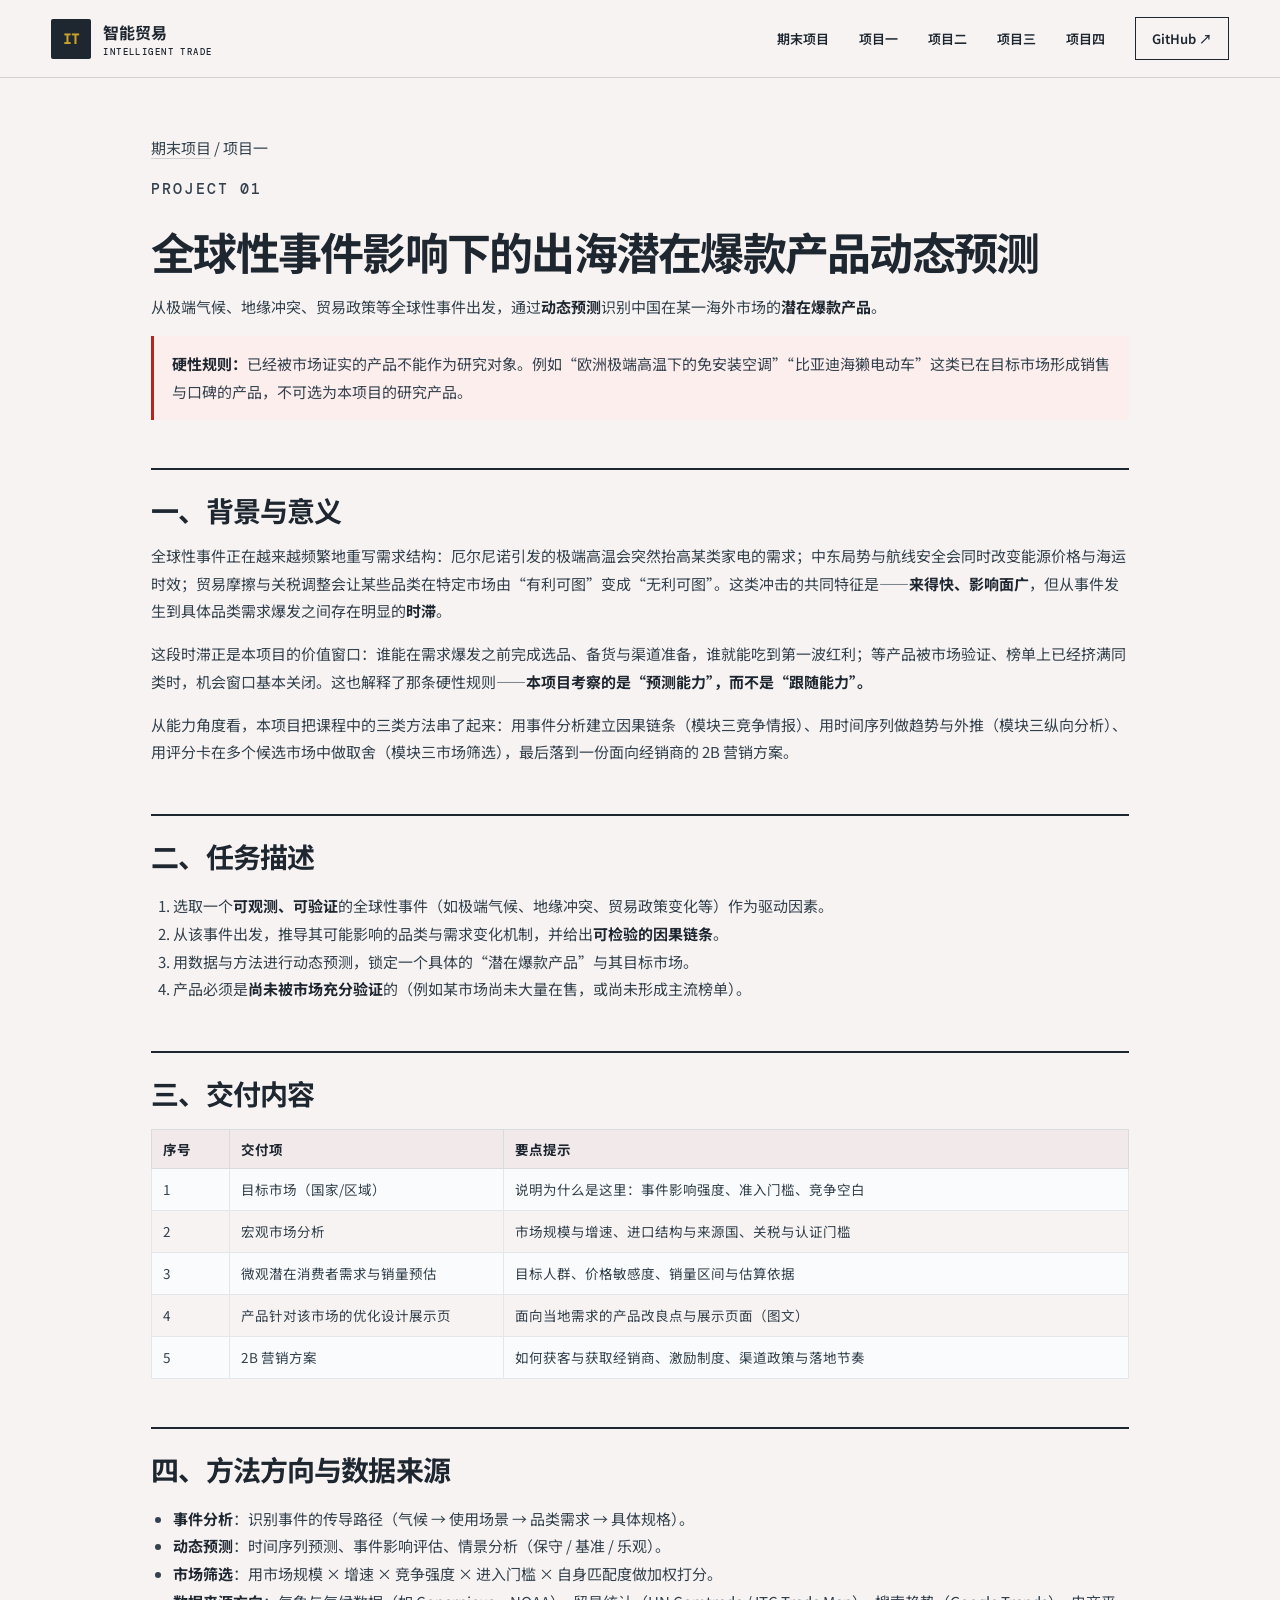
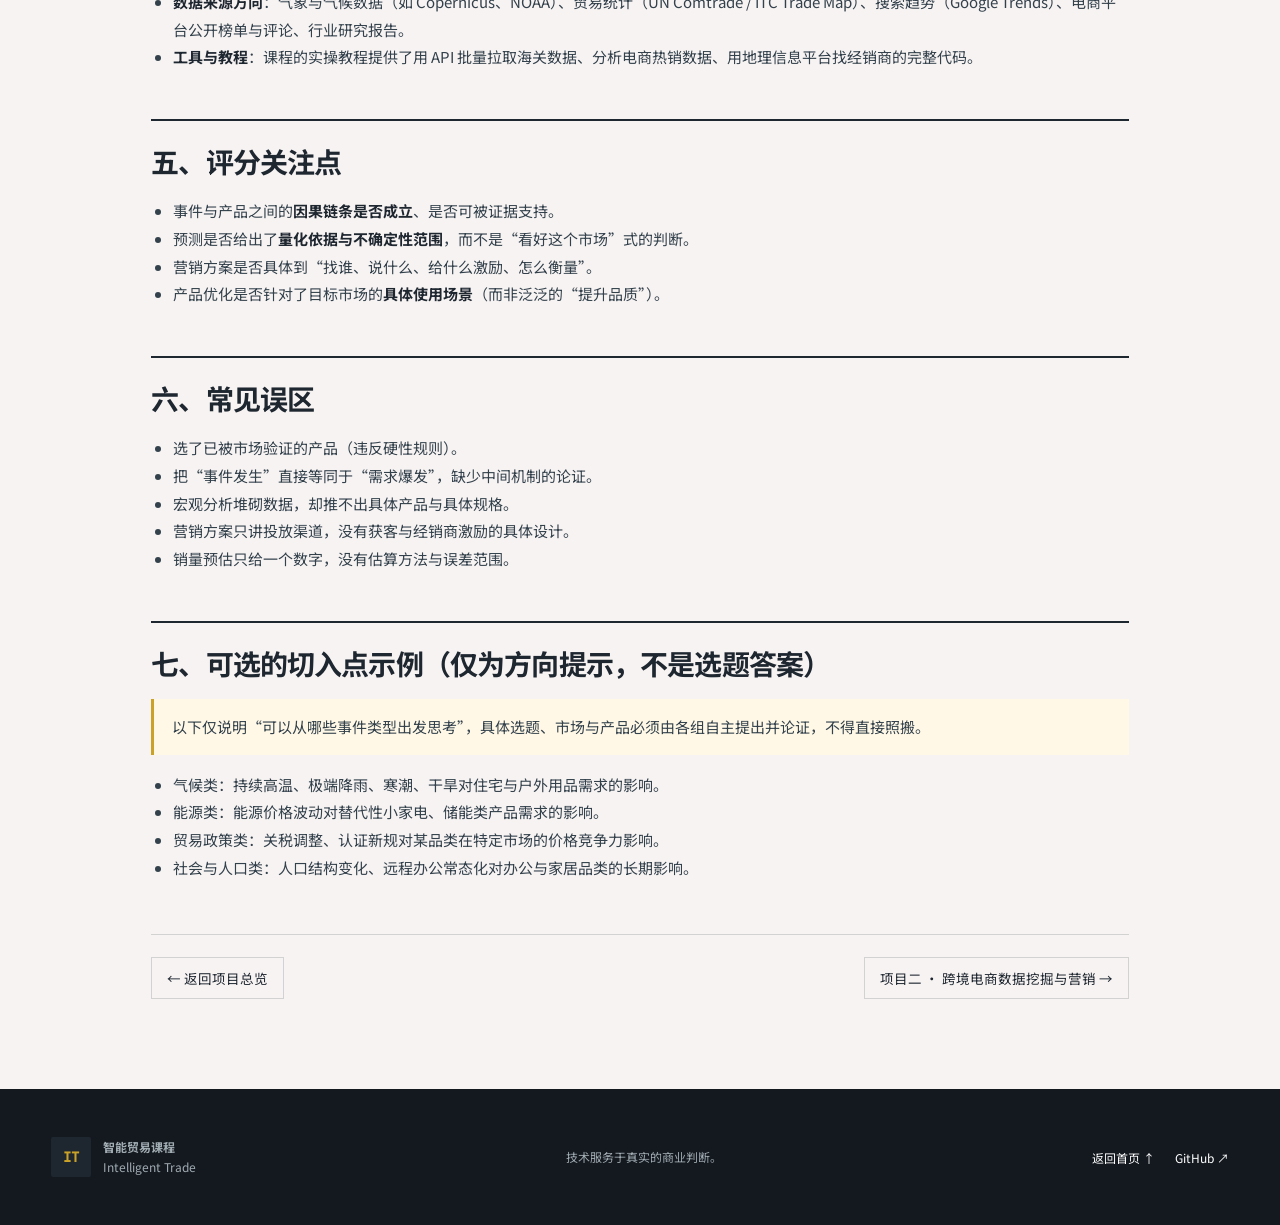
<file: final-project/p1.html>
<!doctype html>
<html lang="zh-CN">
<head>
  <meta charset="utf-8">
  <meta name="viewport" content="width=device-width, initial-scale=1">
  <title>项目一 · 出海潜在爆款产品动态预测 | 智能贸易</title>
  <meta name="description" content="课程项目一：在全球性事件影响下，通过动态预测识别中国出海的潜在爆款产品，含目标市场、宏观与微观分析、产品优化展示页与 2B 营销方案。">
  <link rel="icon" href="../favicon.svg" type="image/svg+xml">
  <link rel="stylesheet" href="../styles.css">
  <link rel="stylesheet" href="project.css">
</head>
<body>
  <header class="site-header">
    <a class="brand" href="../index.html" aria-label="智能贸易课程首页">
      <span class="brand-mark">IT</span>
      <span><strong>智能贸易</strong><small>INTELLIGENT TRADE</small></span>
    </a>
    <nav aria-label="主导航" class="open" style="display:flex">
      <a href="index.html">期末项目</a>
      <a href="p1.html">项目一</a>
      <a href="p2.html">项目二</a>
      <a href="p3.html">项目三</a>
      <a href="p4.html">项目四</a>
      <a class="github" href="https://github.com/elysium4eva" target="_blank" rel="noreferrer">GitHub ↗</a>
    </nav>
  </header>

  <main class="doc">
    <p class="crumb"><a href="index.html">期末项目</a> / 项目一</p>
    <p class="meta">PROJECT 01</p>
    <h1>全球性事件影响下的出海潜在爆款产品动态预测</h1>
    <p>从极端气候、地缘冲突、贸易政策等全球性事件出发，通过<strong>动态预测</strong>识别中国在某一海外市场的<strong>潜在爆款产品</strong>。</p>
    <p class="warn"><strong>硬性规则：</strong>已经被市场证实的产品不能作为研究对象。例如“欧洲极端高温下的免安装空调”“比亚迪海獭电动车”这类已在目标市场形成销售与口碑的产品，不可选为本项目的研究产品。</p>

    <h2>一、背景与意义</h2>
    <p>全球性事件正在越来越频繁地重写需求结构：厄尔尼诺引发的极端高温会突然抬高某类家电的需求；中东局势与航线安全会同时改变能源价格与海运时效；贸易摩擦与关税调整会让某些品类在特定市场由“有利可图”变成“无利可图”。这类冲击的共同特征是——<strong>来得快、影响面广</strong>，但从事件发生到具体品类需求爆发之间存在明显的<strong>时滞</strong>。</p>
    <p>这段时滞正是本项目的价值窗口：谁能在需求爆发之前完成选品、备货与渠道准备，谁就能吃到第一波红利；等产品被市场验证、榜单上已经挤满同类时，机会窗口基本关闭。这也解释了那条硬性规则——<strong>本项目考察的是“预测能力”，而不是“跟随能力”。</strong></p>
    <p>从能力角度看，本项目把课程中的三类方法串了起来：用事件分析建立因果链条（模块三竞争情报）、用时间序列做趋势与外推（模块三纵向分析）、用评分卡在多个候选市场中做取舍（模块三市场筛选），最后落到一份面向经销商的 2B 营销方案。</p>

    <h2>二、任务描述</h2>
    <ol>
      <li>选取一个<strong>可观测、可验证</strong>的全球性事件（如极端气候、地缘冲突、贸易政策变化等）作为驱动因素。</li>
      <li>从该事件出发，推导其可能影响的品类与需求变化机制，并给出<strong>可检验的因果链条</strong>。</li>
      <li>用数据与方法进行动态预测，锁定一个具体的“潜在爆款产品”与其目标市场。</li>
      <li>产品必须是<strong>尚未被市场充分验证</strong>的（例如某市场尚未大量在售，或尚未形成主流榜单）。</li>
    </ol>

    <h2>三、交付内容</h2>
    <table class="tbl">
      <tr><th style="width:8%">序号</th><th style="width:28%">交付项</th><th>要点提示</th></tr>
      <tr><td>1</td><td>目标市场（国家/区域）</td><td>说明为什么是这里：事件影响强度、准入门槛、竞争空白</td></tr>
      <tr><td>2</td><td>宏观市场分析</td><td>市场规模与增速、进口结构与来源国、关税与认证门槛</td></tr>
      <tr><td>3</td><td>微观潜在消费者需求与销量预估</td><td>目标人群、价格敏感度、销量区间与估算依据</td></tr>
      <tr><td>4</td><td>产品针对该市场的优化设计展示页</td><td>面向当地需求的产品改良点与展示页面（图文）</td></tr>
      <tr><td>5</td><td>2B 营销方案</td><td>如何获客与获取经销商、激励制度、渠道政策与落地节奏</td></tr>
    </table>

    <h2>四、方法方向与数据来源</h2>
    <ul>
      <li><strong>事件分析</strong>：识别事件的传导路径（气候 → 使用场景 → 品类需求 → 具体规格）。</li>
      <li><strong>动态预测</strong>：时间序列预测、事件影响评估、情景分析（保守 / 基准 / 乐观）。</li>
      <li><strong>市场筛选</strong>：用市场规模 × 增速 × 竞争强度 × 进入门槛 × 自身匹配度做加权打分。</li>
      <li><strong>数据来源方向</strong>：气象与气候数据（如 Copernicus、NOAA）、贸易统计（UN Comtrade / ITC Trade Map）、搜索趋势（Google Trends）、电商平台公开榜单与评论、行业研究报告。</li>
      <li><strong>工具与教程</strong>：课程的<a href="../code/index.html">实操教程</a>提供了用 API 批量拉取海关数据、分析电商热销数据、用地理信息平台找经销商的完整代码。</li>
    </ul>

    <h2>五、评分关注点</h2>
    <ul>
      <li>事件与产品之间的<strong>因果链条是否成立</strong>、是否可被证据支持。</li>
      <li>预测是否给出了<strong>量化依据与不确定性范围</strong>，而不是“看好这个市场”式的判断。</li>
      <li>营销方案是否具体到“找谁、说什么、给什么激励、怎么衡量”。</li>
      <li>产品优化是否针对了目标市场的<strong>具体使用场景</strong>（而非泛泛的“提升品质”）。</li>
    </ul>

    <h2>六、常见误区</h2>
    <ul>
      <li>选了已被市场验证的产品（违反硬性规则）。</li>
      <li>把“事件发生”直接等同于“需求爆发”，缺少中间机制的论证。</li>
      <li>宏观分析堆砌数据，却推不出具体产品与具体规格。</li>
      <li>营销方案只讲投放渠道，没有获客与经销商激励的具体设计。</li>
      <li>销量预估只给一个数字，没有估算方法与误差范围。</li>
    </ul>

    <h2>七、可选的切入点示例（仅为方向提示，不是选题答案）</h2>
    <p class="note">以下仅说明“可以从哪些事件类型出发思考”，具体选题、市场与产品必须由各组自主提出并论证，不得直接照搬。</p>
    <ul>
      <li>气候类：持续高温、极端降雨、寒潮、干旱对住宅与户外用品需求的影响。</li>
      <li>能源类：能源价格波动对替代性小家电、储能类产品需求的影响。</li>
      <li>贸易政策类：关税调整、认证新规对某品类在特定市场的价格竞争力影响。</li>
      <li>社会与人口类：人口结构变化、远程办公常态化对办公与家居品类的长期影响。</li>
    </ul>

    <div class="pager">
      <a href="index.html">← 返回项目总览</a>
      <a href="p2.html">项目二 · 跨境电商数据挖掘与营销 →</a>
    </div>
  </main>

  <footer>
    <div><span class="brand-mark">IT</span><p><strong>智能贸易课程</strong><br>Intelligent Trade</p></div>
    <p>技术服务于真实的商业判断。</p>
    <div class="footer-links"><a href="../index.html">返回首页 ↑</a><a href="https://github.com/elysium4eva" target="_blank" rel="noreferrer">GitHub ↗</a></div>
  </footer>
</body>
</html>
</file>
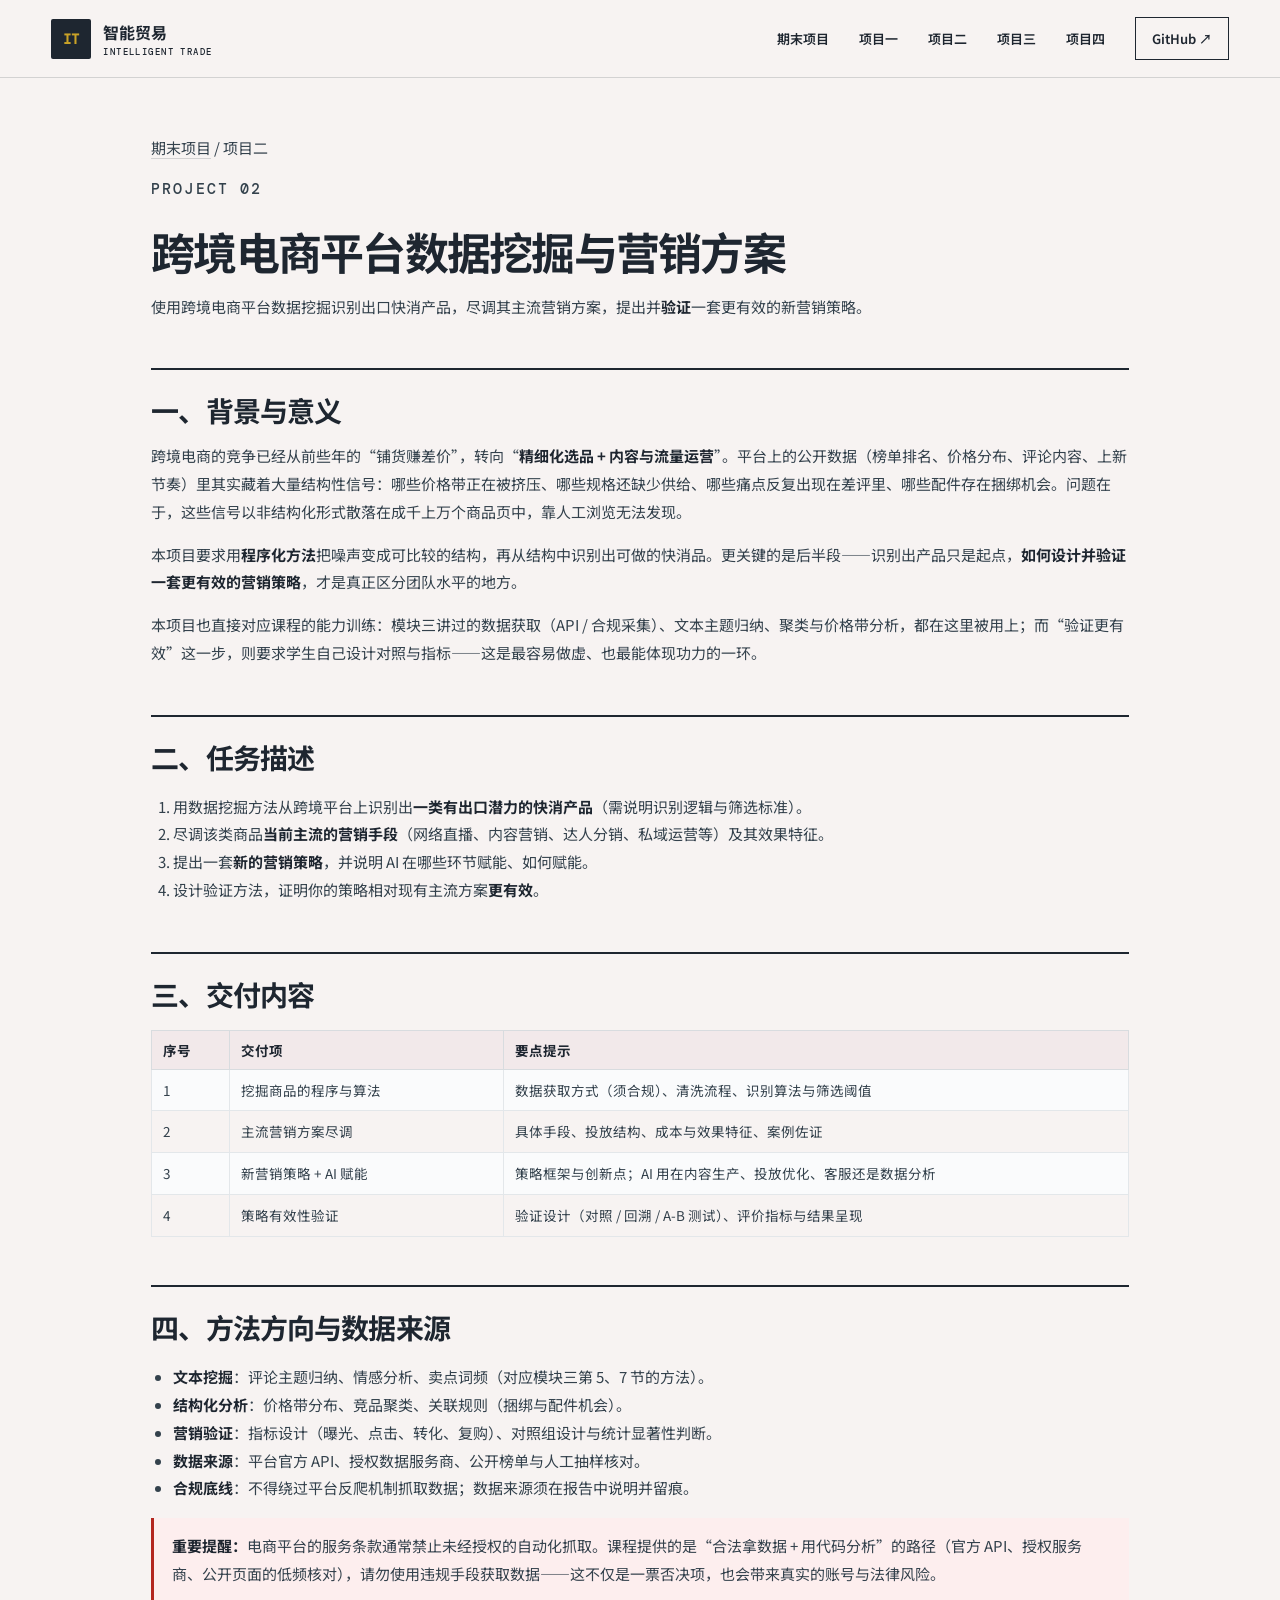
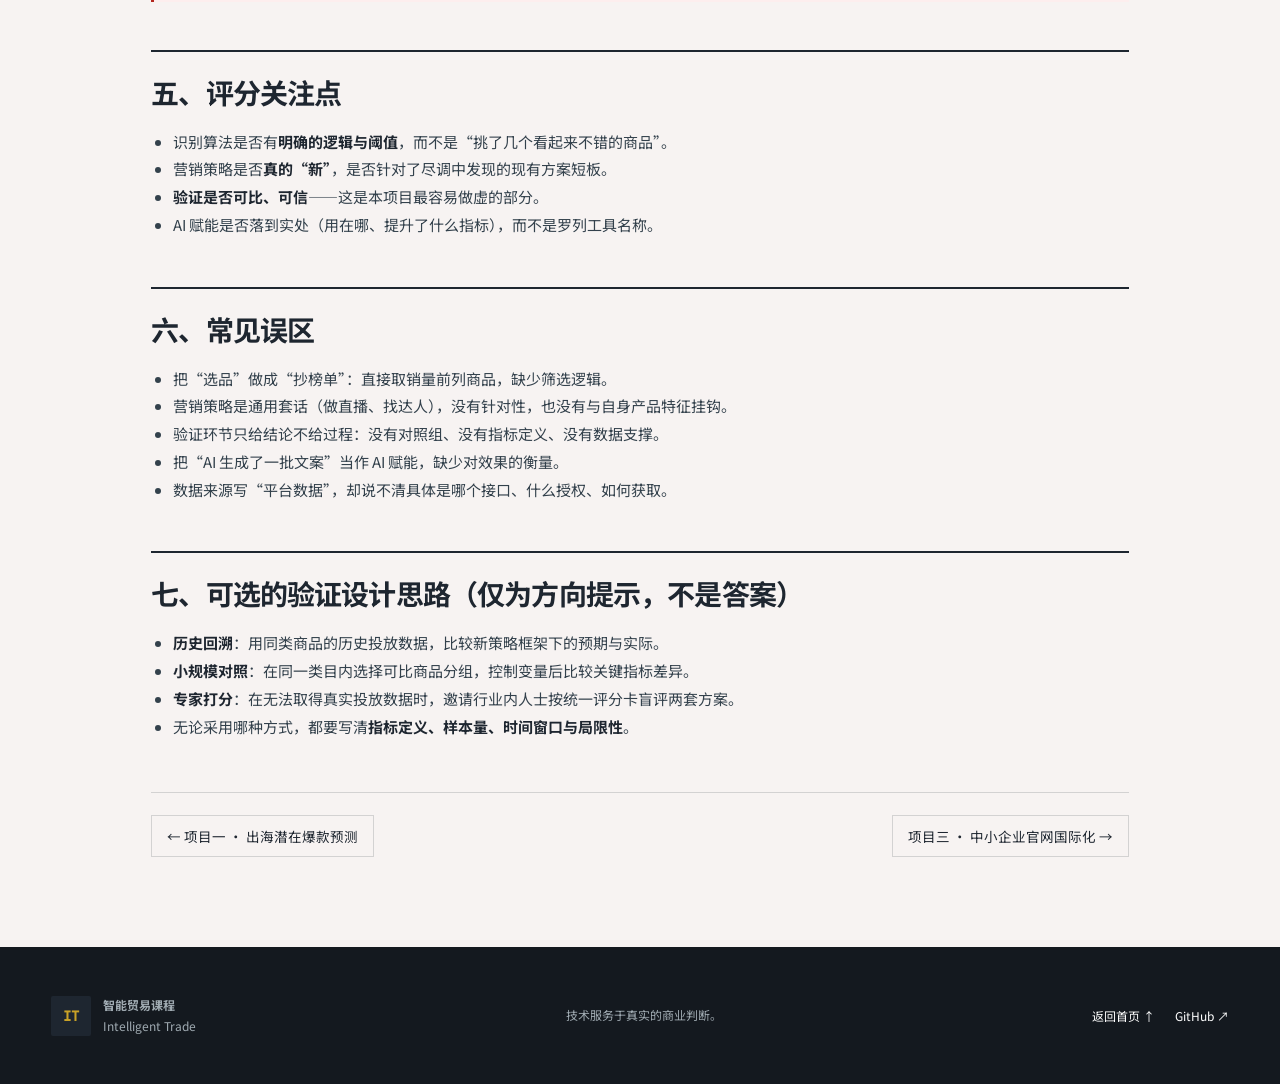
<file: final-project/p2.html>
<!doctype html>
<html lang="zh-CN">
<head>
  <meta charset="utf-8">
  <meta name="viewport" content="width=device-width, initial-scale=1">
  <title>项目二 · 跨境快消品数据挖掘与营销方案 | 智能贸易</title>
  <meta name="description" content="课程项目二：使用跨境电商平台数据挖掘识别出口快消产品，尽调主流营销手段，提出并验证更有效的新营销策略。">
  <link rel="icon" href="../favicon.svg" type="image/svg+xml">
  <link rel="stylesheet" href="../styles.css">
  <link rel="stylesheet" href="project.css">
</head>
<body>
  <header class="site-header">
    <a class="brand" href="../index.html" aria-label="智能贸易课程首页">
      <span class="brand-mark">IT</span>
      <span><strong>智能贸易</strong><small>INTELLIGENT TRADE</small></span>
    </a>
    <nav aria-label="主导航" class="open" style="display:flex">
      <a href="index.html">期末项目</a>
      <a href="p1.html">项目一</a>
      <a href="p2.html">项目二</a>
      <a href="p3.html">项目三</a>
      <a href="p4.html">项目四</a>
      <a class="github" href="https://github.com/elysium4eva" target="_blank" rel="noreferrer">GitHub ↗</a>
    </nav>
  </header>

  <main class="doc">
    <p class="crumb"><a href="index.html">期末项目</a> / 项目二</p>
    <p class="meta">PROJECT 02</p>
    <h1>跨境电商平台数据挖掘与营销方案</h1>
    <p>使用跨境电商平台数据挖掘识别出口快消产品，尽调其主流营销方案，提出并<strong>验证</strong>一套更有效的新营销策略。</p>

    <h2>一、背景与意义</h2>
    <p>跨境电商的竞争已经从前些年的“铺货赚差价”，转向“<strong>精细化选品 + 内容与流量运营</strong>”。平台上的公开数据（榜单排名、价格分布、评论内容、上新节奏）里其实藏着大量结构性信号：哪些价格带正在被挤压、哪些规格还缺少供给、哪些痛点反复出现在差评里、哪些配件存在捆绑机会。问题在于，这些信号以非结构化形式散落在成千上万个商品页中，靠人工浏览无法发现。</p>
    <p>本项目要求用<strong>程序化方法</strong>把噪声变成可比较的结构，再从结构中识别出可做的快消品。更关键的是后半段——识别出产品只是起点，<strong>如何设计并验证一套更有效的营销策略</strong>，才是真正区分团队水平的地方。</p>
    <p>本项目也直接对应课程的能力训练：模块三讲过的数据获取（API / 合规采集）、文本主题归纳、聚类与价格带分析，都在这里被用上；而“验证更有效”这一步，则要求学生自己设计对照与指标——这是最容易做虚、也最能体现功力的一环。</p>

    <h2>二、任务描述</h2>
    <ol>
      <li>用数据挖掘方法从跨境平台上识别出<strong>一类有出口潜力的快消产品</strong>（需说明识别逻辑与筛选标准）。</li>
      <li>尽调该类商品<strong>当前主流的营销手段</strong>（网络直播、内容营销、达人分销、私域运营等）及其效果特征。</li>
      <li>提出一套<strong>新的营销策略</strong>，并说明 AI 在哪些环节赋能、如何赋能。</li>
      <li>设计验证方法，证明你的策略相对现有主流方案<strong>更有效</strong>。</li>
    </ol>

    <h2>三、交付内容</h2>
    <table class="tbl">
      <tr><th style="width:8%">序号</th><th style="width:28%">交付项</th><th>要点提示</th></tr>
      <tr><td>1</td><td>挖掘商品的程序与算法</td><td>数据获取方式（须合规）、清洗流程、识别算法与筛选阈值</td></tr>
      <tr><td>2</td><td>主流营销方案尽调</td><td>具体手段、投放结构、成本与效果特征、案例佐证</td></tr>
      <tr><td>3</td><td>新营销策略 + AI 赋能</td><td>策略框架与创新点；AI 用在内容生产、投放优化、客服还是数据分析</td></tr>
      <tr><td>4</td><td>策略有效性验证</td><td>验证设计（对照 / 回溯 / A-B 测试）、评价指标与结果呈现</td></tr>
    </table>

    <h2>四、方法方向与数据来源</h2>
    <ul>
      <li><strong>文本挖掘</strong>：评论主题归纳、情感分析、卖点词频（对应模块三第 5、7 节的方法）。</li>
      <li><strong>结构化分析</strong>：价格带分布、竞品聚类、关联规则（捆绑与配件机会）。</li>
      <li><strong>营销验证</strong>：指标设计（曝光、点击、转化、复购）、对照组设计与统计显著性判断。</li>
      <li><strong>数据来源</strong>：平台官方 API、授权数据服务商、公开榜单与人工抽样核对。</li>
      <li><strong>合规底线</strong>：不得绕过平台反爬机制抓取数据；数据来源须在报告中说明并留痕。</li>
    </ul>
    <p class="warn"><strong>重要提醒：</strong>电商平台的服务条款通常禁止未经授权的自动化抓取。课程提供的是“<a href="../code/index.html">合法拿数据 + 用代码分析</a>”的路径（官方 API、授权服务商、公开页面的低频核对），请勿使用违规手段获取数据——这不仅是一票否决项，也会带来真实的账号与法律风险。</p>

    <h2>五、评分关注点</h2>
    <ul>
      <li>识别算法是否有<strong>明确的逻辑与阈值</strong>，而不是“挑了几个看起来不错的商品”。</li>
      <li>营销策略是否<strong>真的“新”</strong>，是否针对了尽调中发现的现有方案短板。</li>
      <li><strong>验证是否可比、可信</strong>——这是本项目最容易做虚的部分。</li>
      <li>AI 赋能是否落到实处（用在哪、提升了什么指标），而不是罗列工具名称。</li>
    </ul>

    <h2>六、常见误区</h2>
    <ul>
      <li>把“选品”做成“抄榜单”：直接取销量前列商品，缺少筛选逻辑。</li>
      <li>营销策略是通用套话（做直播、找达人），没有针对性，也没有与自身产品特征挂钩。</li>
      <li>验证环节只给结论不给过程：没有对照组、没有指标定义、没有数据支撑。</li>
      <li>把“AI 生成了一批文案”当作 AI 赋能，缺少对效果的衡量。</li>
      <li>数据来源写“平台数据”，却说不清具体是哪个接口、什么授权、如何获取。</li>
    </ul>

    <h2>七、可选的验证设计思路（仅为方向提示，不是答案）</h2>
    <ul>
      <li><strong>历史回溯</strong>：用同类商品的历史投放数据，比较新策略框架下的预期与实际。</li>
      <li><strong>小规模对照</strong>：在同一类目内选择可比商品分组，控制变量后比较关键指标差异。</li>
      <li><strong>专家打分</strong>：在无法取得真实投放数据时，邀请行业内人士按统一评分卡盲评两套方案。</li>
      <li>无论采用哪种方式，都要写清<strong>指标定义、样本量、时间窗口与局限性</strong>。</li>
    </ul>

    <div class="pager">
      <a href="p1.html">← 项目一 · 出海潜在爆款预测</a>
      <a href="p3.html">项目三 · 中小企业官网国际化 →</a>
    </div>
  </main>

  <footer>
    <div><span class="brand-mark">IT</span><p><strong>智能贸易课程</strong><br>Intelligent Trade</p></div>
    <p>技术服务于真实的商业判断。</p>
    <div class="footer-links"><a href="../index.html">返回首页 ↑</a><a href="https://github.com/elysium4eva" target="_blank" rel="noreferrer">GitHub ↗</a></div>
  </footer>
</body>
</html>
</file>
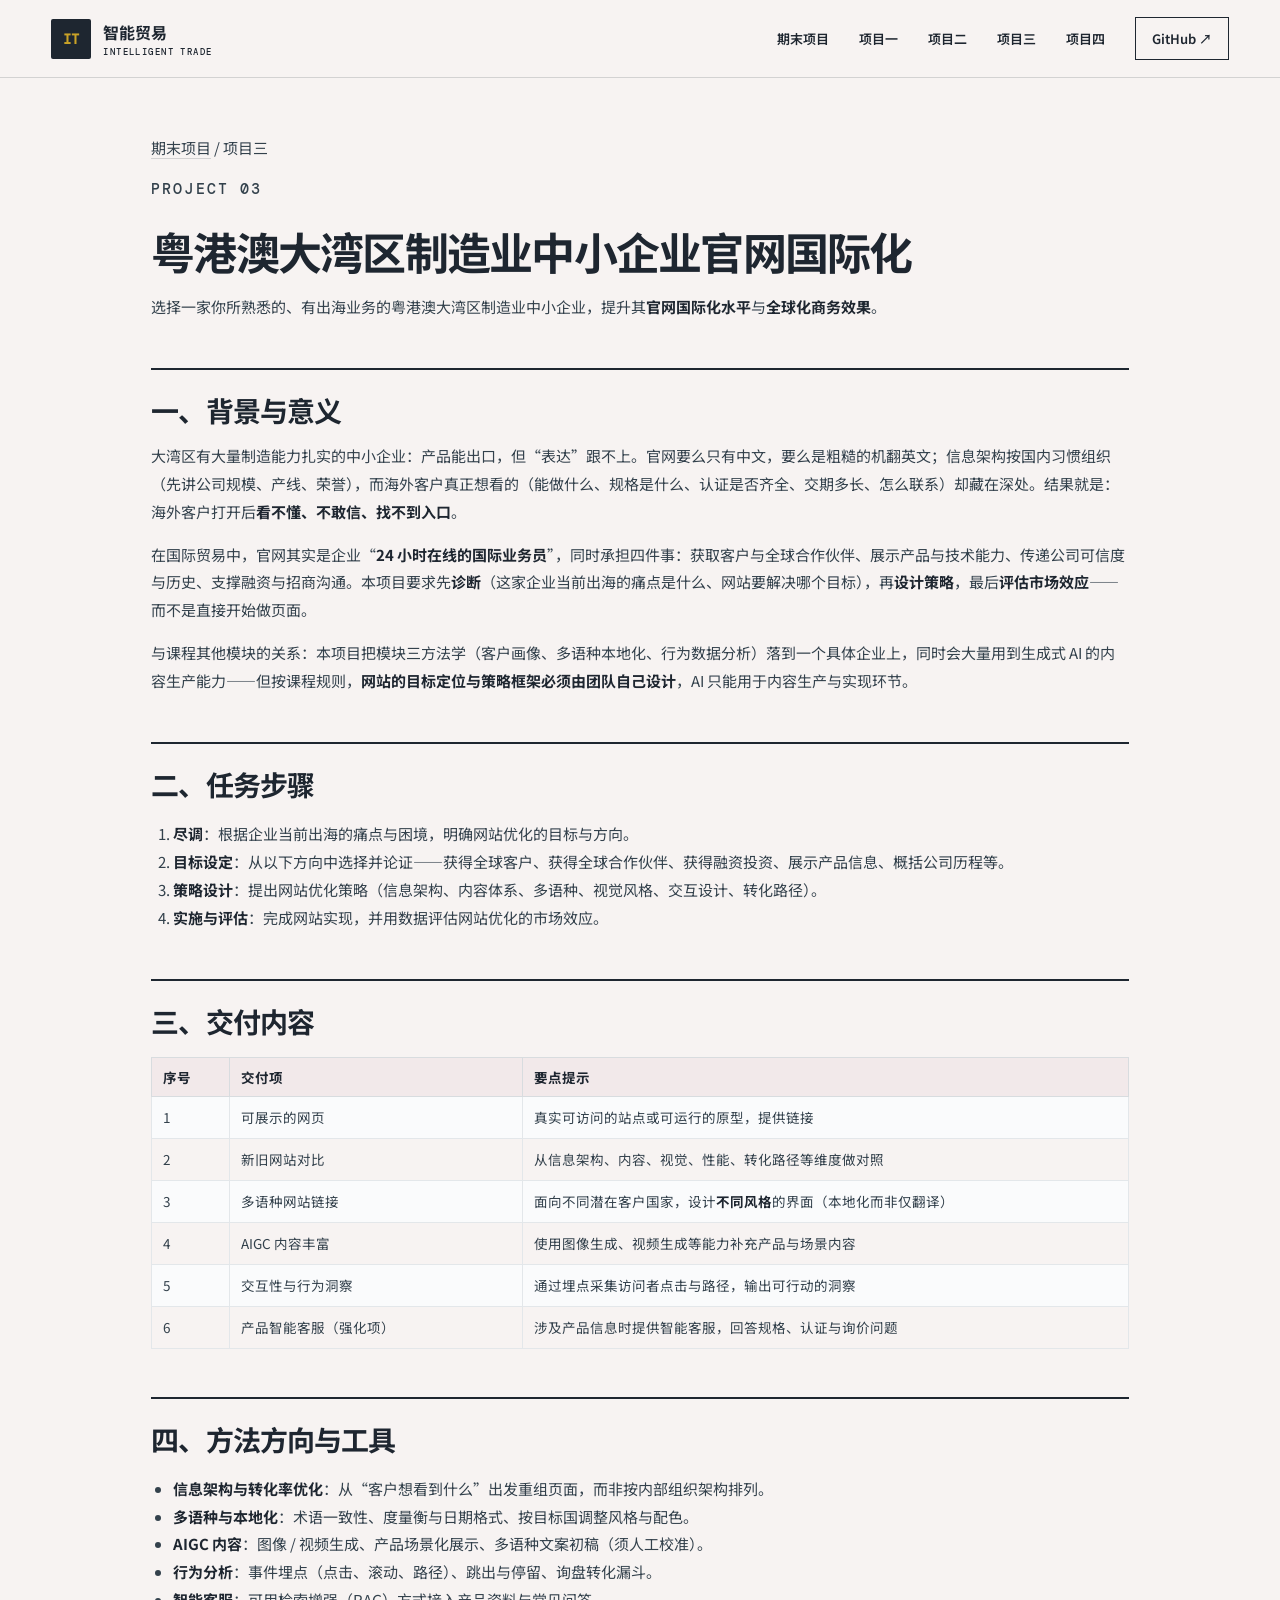
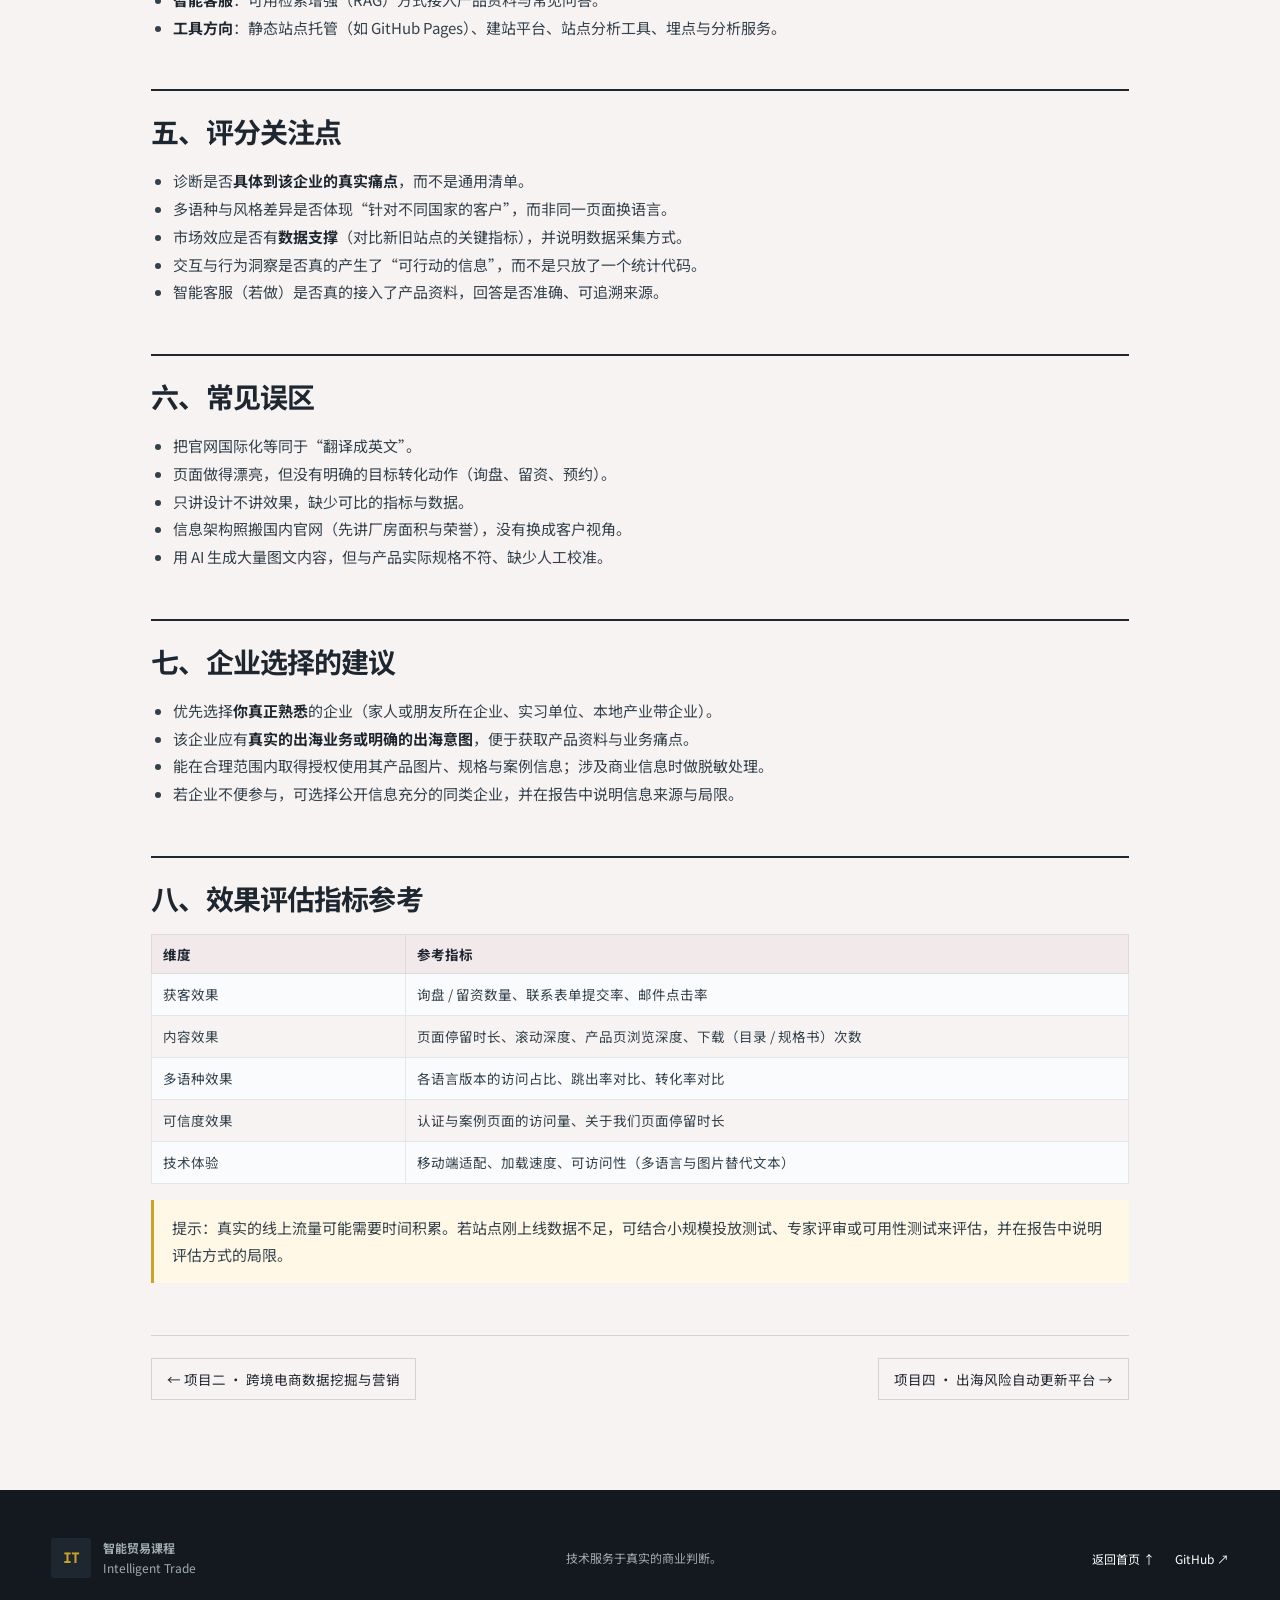
<file: final-project/p3.html>
<!doctype html>
<html lang="zh-CN">
<head>
  <meta charset="utf-8">
  <meta name="viewport" content="width=device-width, initial-scale=1">
  <title>项目三 · 大湾区中小企业官网国际化 | 智能贸易</title>
  <meta name="description" content="课程项目三：选择一家大湾区有出海业务的制造业中小企业，提升官网国际化水平与全球化商务效果，交付多语种网站、新旧对比与市场效应评估。">
  <link rel="icon" href="../favicon.svg" type="image/svg+xml">
  <link rel="stylesheet" href="../styles.css">
  <link rel="stylesheet" href="project.css">
</head>
<body>
  <header class="site-header">
    <a class="brand" href="../index.html" aria-label="智能贸易课程首页">
      <span class="brand-mark">IT</span>
      <span><strong>智能贸易</strong><small>INTELLIGENT TRADE</small></span>
    </a>
    <nav aria-label="主导航" class="open" style="display:flex">
      <a href="index.html">期末项目</a>
      <a href="p1.html">项目一</a>
      <a href="p2.html">项目二</a>
      <a href="p3.html">项目三</a>
      <a href="p4.html">项目四</a>
      <a class="github" href="https://github.com/elysium4eva" target="_blank" rel="noreferrer">GitHub ↗</a>
    </nav>
  </header>

  <main class="doc">
    <p class="crumb"><a href="index.html">期末项目</a> / 项目三</p>
    <p class="meta">PROJECT 03</p>
    <h1>粤港澳大湾区制造业中小企业官网国际化</h1>
    <p>选择一家你所熟悉的、有出海业务的粤港澳大湾区制造业中小企业，提升其<strong>官网国际化水平</strong>与<strong>全球化商务效果</strong>。</p>

    <h2>一、背景与意义</h2>
    <p>大湾区有大量制造能力扎实的中小企业：产品能出口，但“表达”跟不上。官网要么只有中文，要么是粗糙的机翻英文；信息架构按国内习惯组织（先讲公司规模、产线、荣誉），而海外客户真正想看的（能做什么、规格是什么、认证是否齐全、交期多长、怎么联系）却藏在深处。结果就是：海外客户打开后<strong>看不懂、不敢信、找不到入口</strong>。</p>
    <p>在国际贸易中，官网其实是企业“<strong>24 小时在线的国际业务员</strong>”，同时承担四件事：获取客户与全球合作伙伴、展示产品与技术能力、传递公司可信度与历史、支撑融资与招商沟通。本项目要求先<strong>诊断</strong>（这家企业当前出海的痛点是什么、网站要解决哪个目标），再<strong>设计策略</strong>，最后<strong>评估市场效应</strong>——而不是直接开始做页面。</p>
    <p>与课程其他模块的关系：本项目把模块三方法学（客户画像、多语种本地化、行为数据分析）落到一个具体企业上，同时会大量用到生成式 AI 的内容生产能力——但按课程规则，<strong>网站的目标定位与策略框架必须由团队自己设计</strong>，AI 只能用于内容生产与实现环节。</p>

    <h2>二、任务步骤</h2>
    <ol>
      <li><strong>尽调</strong>：根据企业当前出海的痛点与困境，明确网站优化的目标与方向。</li>
      <li><strong>目标设定</strong>：从以下方向中选择并论证——获得全球客户、获得全球合作伙伴、获得融资投资、展示产品信息、概括公司历程等。</li>
      <li><strong>策略设计</strong>：提出网站优化策略（信息架构、内容体系、多语种、视觉风格、交互设计、转化路径）。</li>
      <li><strong>实施与评估</strong>：完成网站实现，并用数据评估网站优化的市场效应。</li>
    </ol>

    <h2>三、交付内容</h2>
    <table class="tbl">
      <tr><th style="width:8%">序号</th><th style="width:30%">交付项</th><th>要点提示</th></tr>
      <tr><td>1</td><td>可展示的网页</td><td>真实可访问的站点或可运行的原型，提供链接</td></tr>
      <tr><td>2</td><td>新旧网站对比</td><td>从信息架构、内容、视觉、性能、转化路径等维度做对照</td></tr>
      <tr><td>3</td><td>多语种网站链接</td><td>面向不同潜在客户国家，设计<strong>不同风格</strong>的界面（本地化而非仅翻译）</td></tr>
      <tr><td>4</td><td>AIGC 内容丰富</td><td>使用图像生成、视频生成等能力补充产品与场景内容</td></tr>
      <tr><td>5</td><td>交互性与行为洞察</td><td>通过埋点采集访问者点击与路径，输出可行动的洞察</td></tr>
      <tr><td>6</td><td>产品智能客服（强化项）</td><td>涉及产品信息时提供智能客服，回答规格、认证与询价问题</td></tr>
    </table>

    <h2>四、方法方向与工具</h2>
    <ul>
      <li><strong>信息架构与转化率优化</strong>：从“客户想看到什么”出发重组页面，而非按内部组织架构排列。</li>
      <li><strong>多语种与本地化</strong>：术语一致性、度量衡与日期格式、按目标国调整风格与配色。</li>
      <li><strong>AIGC 内容</strong>：图像 / 视频生成、产品场景化展示、多语种文案初稿（须人工校准）。</li>
      <li><strong>行为分析</strong>：事件埋点（点击、滚动、路径）、跳出与停留、询盘转化漏斗。</li>
      <li><strong>智能客服</strong>：可用检索增强（RAG）方式接入产品资料与常见问答。</li>
      <li><strong>工具方向</strong>：静态站点托管（如 GitHub Pages）、建站平台、站点分析工具、埋点与分析服务。</li>
    </ul>

    <h2>五、评分关注点</h2>
    <ul>
      <li>诊断是否<strong>具体到该企业的真实痛点</strong>，而不是通用清单。</li>
      <li>多语种与风格差异是否体现“针对不同国家的客户”，而非同一页面换语言。</li>
      <li>市场效应是否有<strong>数据支撑</strong>（对比新旧站点的关键指标），并说明数据采集方式。</li>
      <li>交互与行为洞察是否真的产生了“可行动的信息”，而不是只放了一个统计代码。</li>
      <li>智能客服（若做）是否真的接入了产品资料，回答是否准确、可追溯来源。</li>
    </ul>

    <h2>六、常见误区</h2>
    <ul>
      <li>把官网国际化等同于“翻译成英文”。</li>
      <li>页面做得漂亮，但没有明确的目标转化动作（询盘、留资、预约）。</li>
      <li>只讲设计不讲效果，缺少可比的指标与数据。</li>
      <li>信息架构照搬国内官网（先讲厂房面积与荣誉），没有换成客户视角。</li>
      <li>用 AI 生成大量图文内容，但与产品实际规格不符、缺少人工校准。</li>
    </ul>

    <h2>七、企业选择的建议</h2>
    <ul>
      <li>优先选择<strong>你真正熟悉</strong>的企业（家人或朋友所在企业、实习单位、本地产业带企业）。</li>
      <li>该企业应有<strong>真实的出海业务或明确的出海意图</strong>，便于获取产品资料与业务痛点。</li>
      <li>能在合理范围内取得授权使用其产品图片、规格与案例信息；涉及商业信息时做脱敏处理。</li>
      <li>若企业不便参与，可选择公开信息充分的同类企业，并在报告中说明信息来源与局限。</li>
    </ul>

    <h2>八、效果评估指标参考</h2>
    <table class="tbl">
      <tr><th style="width:26%">维度</th><th>参考指标</th></tr>
      <tr><td>获客效果</td><td>询盘 / 留资数量、联系表单提交率、邮件点击率</td></tr>
      <tr><td>内容效果</td><td>页面停留时长、滚动深度、产品页浏览深度、下载（目录 / 规格书）次数</td></tr>
      <tr><td>多语种效果</td><td>各语言版本的访问占比、跳出率对比、转化率对比</td></tr>
      <tr><td>可信度效果</td><td>认证与案例页面的访问量、关于我们页面停留时长</td></tr>
      <tr><td>技术体验</td><td>移动端适配、加载速度、可访问性（多语言与图片替代文本）</td></tr>
    </table>
    <p class="note">提示：真实的线上流量可能需要时间积累。若站点刚上线数据不足，可结合小规模投放测试、专家评审或可用性测试来评估，并在报告中说明评估方式的局限。</p>

    <div class="pager">
      <a href="p2.html">← 项目二 · 跨境电商数据挖掘与营销</a>
      <a href="p4.html">项目四 · 出海风险自动更新平台 →</a>
    </div>
  </main>

  <footer>
    <div><span class="brand-mark">IT</span><p><strong>智能贸易课程</strong><br>Intelligent Trade</p></div>
    <p>技术服务于真实的商业判断。</p>
    <div class="footer-links"><a href="../index.html">返回首页 ↑</a><a href="https://github.com/elysium4eva" target="_blank" rel="noreferrer">GitHub ↗</a></div>
  </footer>
</body>
</html>
</file>
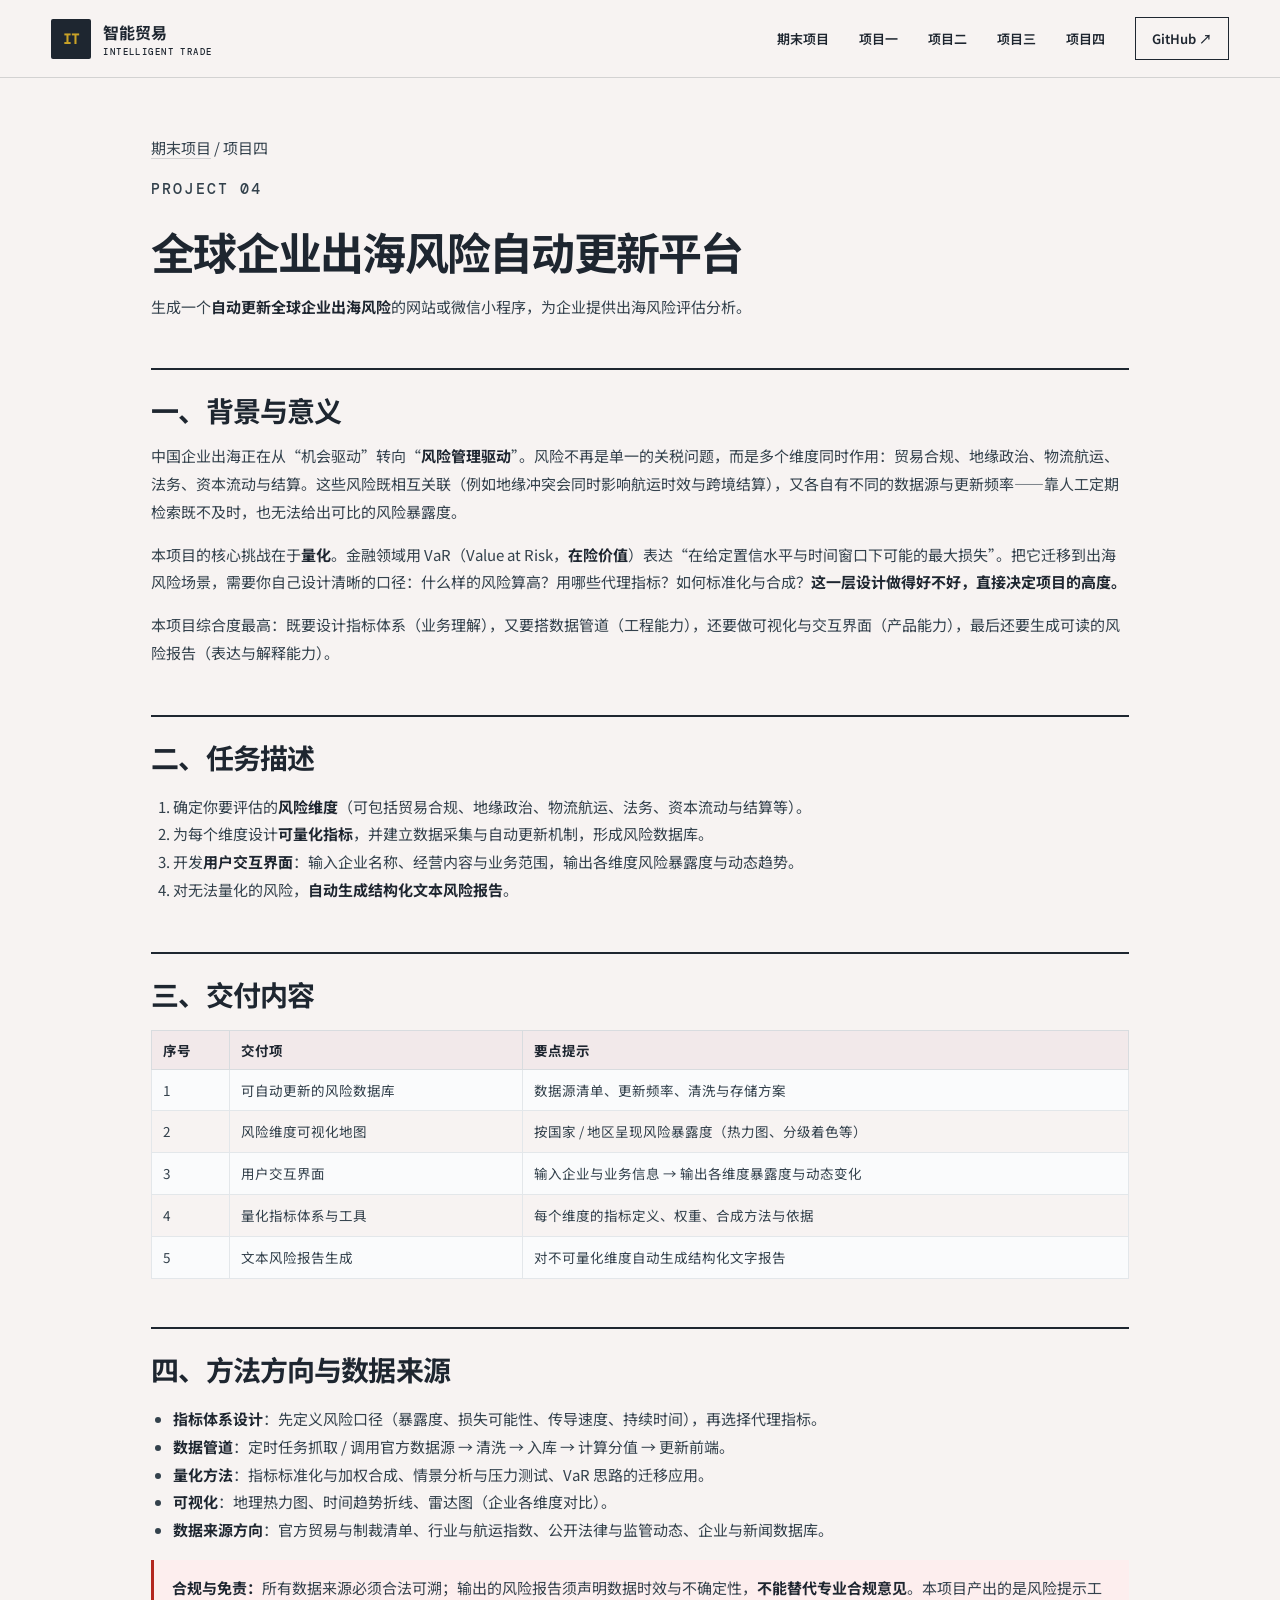
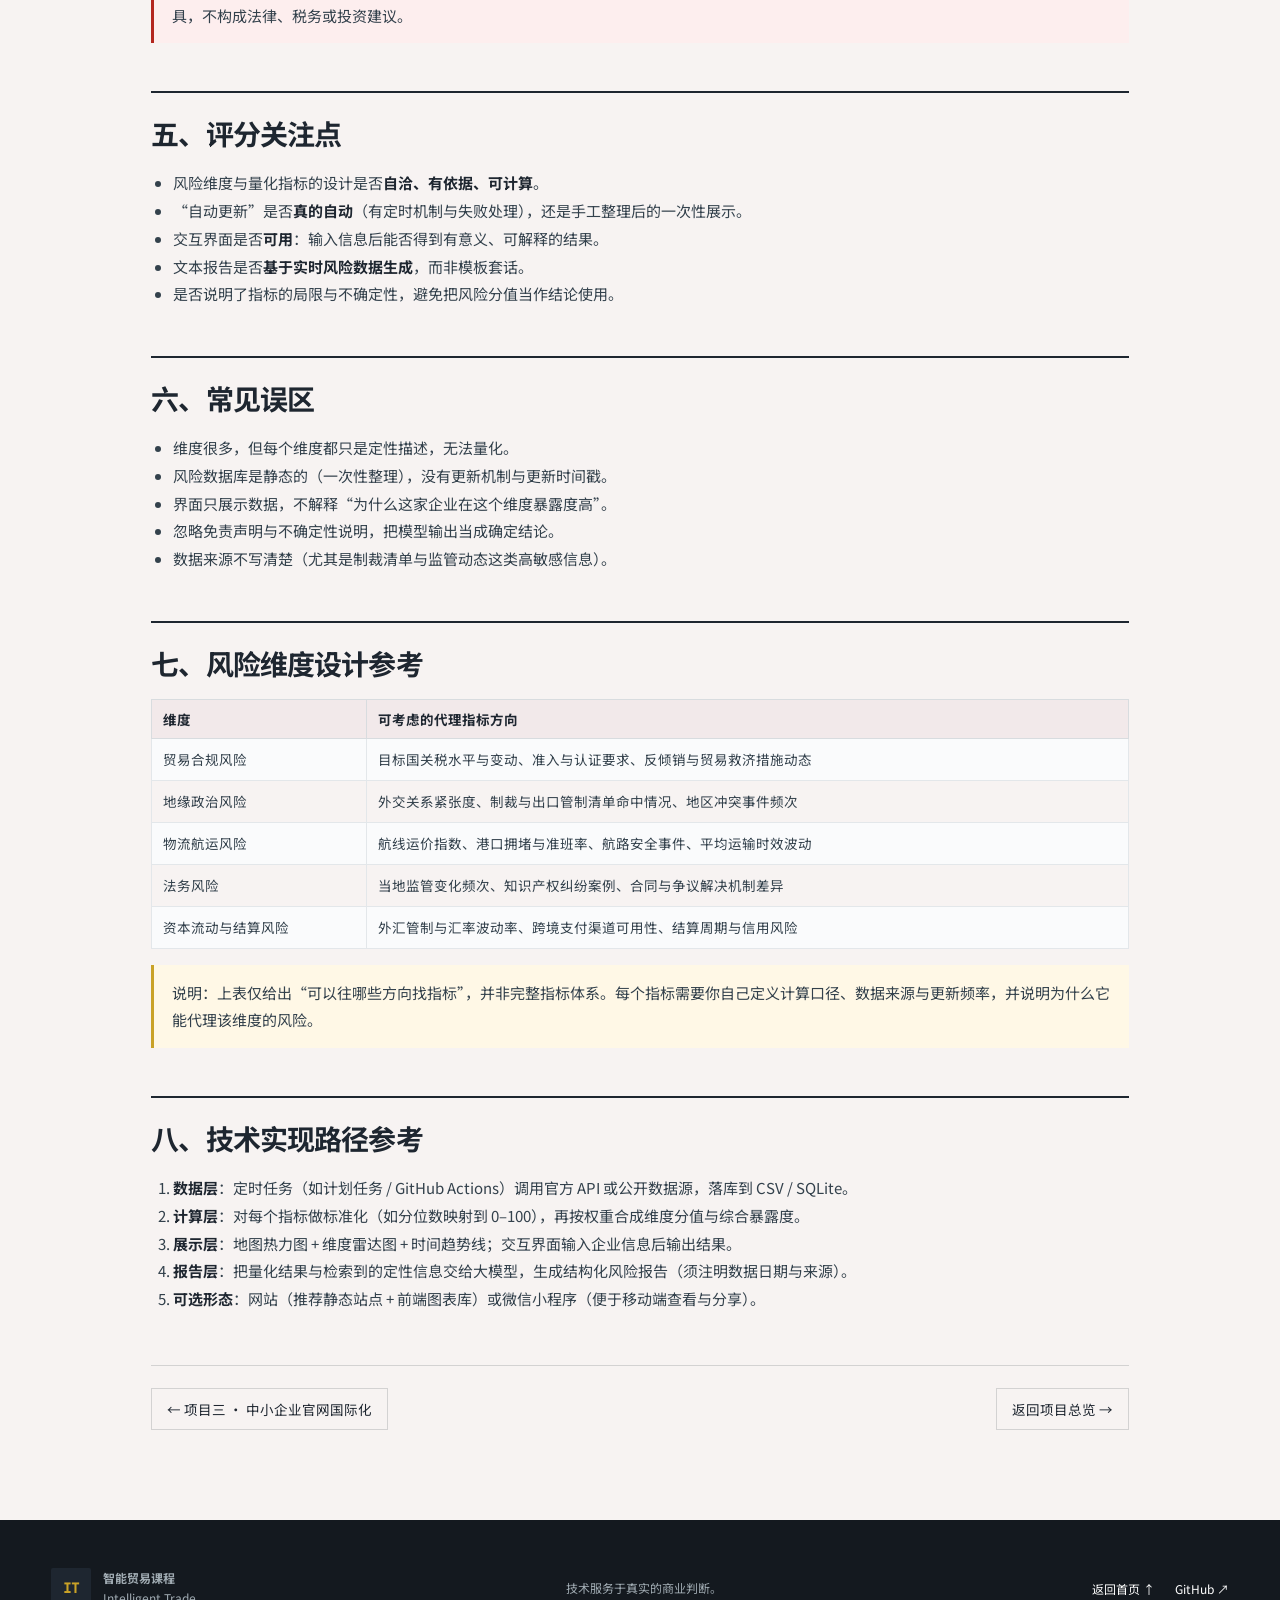
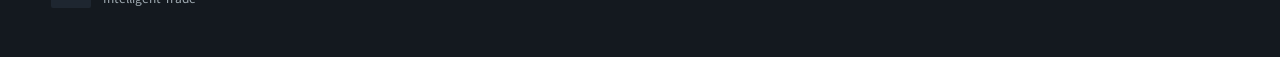
<file: final-project/p4.html>
<!doctype html>
<html lang="zh-CN">
<head>
  <meta charset="utf-8">
  <meta name="viewport" content="width=device-width, initial-scale=1">
  <title>项目四 · 全球出海风险自动更新平台 | 智能贸易</title>
  <meta name="description" content="课程项目四：生成自动更新全球企业出海风险的网站或微信小程序，量化各维度风险暴露度并生成文本风险报告。">
  <link rel="icon" href="../favicon.svg" type="image/svg+xml">
  <link rel="stylesheet" href="../styles.css">
  <link rel="stylesheet" href="project.css">
</head>
<body>
  <header class="site-header">
    <a class="brand" href="../index.html" aria-label="智能贸易课程首页">
      <span class="brand-mark">IT</span>
      <span><strong>智能贸易</strong><small>INTELLIGENT TRADE</small></span>
    </a>
    <nav aria-label="主导航" class="open" style="display:flex">
      <a href="index.html">期末项目</a>
      <a href="p1.html">项目一</a>
      <a href="p2.html">项目二</a>
      <a href="p3.html">项目三</a>
      <a href="p4.html">项目四</a>
      <a class="github" href="https://github.com/elysium4eva" target="_blank" rel="noreferrer">GitHub ↗</a>
    </nav>
  </header>

  <main class="doc">
    <p class="crumb"><a href="index.html">期末项目</a> / 项目四</p>
    <p class="meta">PROJECT 04</p>
    <h1>全球企业出海风险自动更新平台</h1>
    <p>生成一个<strong>自动更新全球企业出海风险</strong>的网站或微信小程序，为企业提供出海风险评估分析。</p>

    <h2>一、背景与意义</h2>
    <p>中国企业出海正在从“机会驱动”转向“<strong>风险管理驱动</strong>”。风险不再是单一的关税问题，而是多个维度同时作用：贸易合规、地缘政治、物流航运、法务、资本流动与结算。这些风险既相互关联（例如地缘冲突会同时影响航运时效与跨境结算），又各自有不同的数据源与更新频率——靠人工定期检索既不及时，也无法给出可比的风险暴露度。</p>
    <p>本项目的核心挑战在于<strong>量化</strong>。金融领域用 VaR（Value at Risk，<strong>在险价值</strong>）表达“在给定置信水平与时间窗口下可能的最大损失”。把它迁移到出海风险场景，需要你自己设计清晰的口径：什么样的风险算高？用哪些代理指标？如何标准化与合成？<strong>这一层设计做得好不好，直接决定项目的高度。</strong></p>
    <p>本项目综合度最高：既要设计指标体系（业务理解），又要搭数据管道（工程能力），还要做可视化与交互界面（产品能力），最后还要生成可读的风险报告（表达与解释能力）。</p>

    <h2>二、任务描述</h2>
    <ol>
      <li>确定你要评估的<strong>风险维度</strong>（可包括贸易合规、地缘政治、物流航运、法务、资本流动与结算等）。</li>
      <li>为每个维度设计<strong>可量化指标</strong>，并建立数据采集与自动更新机制，形成风险数据库。</li>
      <li>开发<strong>用户交互界面</strong>：输入企业名称、经营内容与业务范围，输出各维度风险暴露度与动态趋势。</li>
      <li>对无法量化的风险，<strong>自动生成结构化文本风险报告</strong>。</li>
    </ol>

    <h2>三、交付内容</h2>
    <table class="tbl">
      <tr><th style="width:8%">序号</th><th style="width:30%">交付项</th><th>要点提示</th></tr>
      <tr><td>1</td><td>可自动更新的风险数据库</td><td>数据源清单、更新频率、清洗与存储方案</td></tr>
      <tr><td>2</td><td>风险维度可视化地图</td><td>按国家 / 地区呈现风险暴露度（热力图、分级着色等）</td></tr>
      <tr><td>3</td><td>用户交互界面</td><td>输入企业与业务信息 → 输出各维度暴露度与动态变化</td></tr>
      <tr><td>4</td><td>量化指标体系与工具</td><td>每个维度的指标定义、权重、合成方法与依据</td></tr>
      <tr><td>5</td><td>文本风险报告生成</td><td>对不可量化维度自动生成结构化文字报告</td></tr>
    </table>

    <h2>四、方法方向与数据来源</h2>
    <ul>
      <li><strong>指标体系设计</strong>：先定义风险口径（暴露度、损失可能性、传导速度、持续时间），再选择代理指标。</li>
      <li><strong>数据管道</strong>：定时任务抓取 / 调用官方数据源 → 清洗 → 入库 → 计算分值 → 更新前端。</li>
      <li><strong>量化方法</strong>：指标标准化与加权合成、情景分析与压力测试、VaR 思路的迁移应用。</li>
      <li><strong>可视化</strong>：地理热力图、时间趋势折线、雷达图（企业各维度对比）。</li>
      <li><strong>数据来源方向</strong>：官方贸易与制裁清单、行业与航运指数、公开法律与监管动态、企业与新闻数据库。</li>
    </ul>
    <p class="warn"><strong>合规与免责：</strong>所有数据来源必须合法可溯；输出的风险报告须声明数据时效与不确定性，<strong>不能替代专业合规意见</strong>。本项目产出的是风险提示工具，不构成法律、税务或投资建议。</p>

    <h2>五、评分关注点</h2>
    <ul>
      <li>风险维度与量化指标的设计是否<strong>自洽、有依据、可计算</strong>。</li>
      <li>“自动更新”是否<strong>真的自动</strong>（有定时机制与失败处理），还是手工整理后的一次性展示。</li>
      <li>交互界面是否<strong>可用</strong>：输入信息后能否得到有意义、可解释的结果。</li>
      <li>文本报告是否<strong>基于实时风险数据生成</strong>，而非模板套话。</li>
      <li>是否说明了指标的局限与不确定性，避免把风险分值当作结论使用。</li>
    </ul>

    <h2>六、常见误区</h2>
    <ul>
      <li>维度很多，但每个维度都只是定性描述，无法量化。</li>
      <li>风险数据库是静态的（一次性整理），没有更新机制与更新时间戳。</li>
      <li>界面只展示数据，不解释“为什么这家企业在这个维度暴露度高”。</li>
      <li>忽略免责声明与不确定性说明，把模型输出当成确定结论。</li>
      <li>数据来源不写清楚（尤其是制裁清单与监管动态这类高敏感信息）。</li>
    </ul>

    <h2>七、风险维度设计参考</h2>
    <table class="tbl">
      <tr><th style="width:22%">维度</th><th>可考虑的代理指标方向</th></tr>
      <tr><td>贸易合规风险</td><td>目标国关税水平与变动、准入与认证要求、反倾销与贸易救济措施动态</td></tr>
      <tr><td>地缘政治风险</td><td>外交关系紧张度、制裁与出口管制清单命中情况、地区冲突事件频次</td></tr>
      <tr><td>物流航运风险</td><td>航线运价指数、港口拥堵与准班率、航路安全事件、平均运输时效波动</td></tr>
      <tr><td>法务风险</td><td>当地监管变化频次、知识产权纠纷案例、合同与争议解决机制差异</td></tr>
      <tr><td>资本流动与结算风险</td><td>外汇管制与汇率波动率、跨境支付渠道可用性、结算周期与信用风险</td></tr>
    </table>
    <p class="note">说明：上表仅给出“可以往哪些方向找指标”，并非完整指标体系。每个指标需要你自己定义计算口径、数据来源与更新频率，并说明为什么它能代理该维度的风险。</p>

    <h2>八、技术实现路径参考</h2>
    <ol>
      <li><strong>数据层</strong>：定时任务（如计划任务 / GitHub Actions）调用官方 API 或公开数据源，落库到 CSV / SQLite。</li>
      <li><strong>计算层</strong>：对每个指标做标准化（如分位数映射到 0–100），再按权重合成维度分值与综合暴露度。</li>
      <li><strong>展示层</strong>：地图热力图 + 维度雷达图 + 时间趋势线；交互界面输入企业信息后输出结果。</li>
      <li><strong>报告层</strong>：把量化结果与检索到的定性信息交给大模型，生成结构化风险报告（须注明数据日期与来源）。</li>
      <li><strong>可选形态</strong>：网站（推荐静态站点 + 前端图表库）或微信小程序（便于移动端查看与分享）。</li>
    </ol>

    <div class="pager">
      <a href="p3.html">← 项目三 · 中小企业官网国际化</a>
      <a href="index.html">返回项目总览 →</a>
    </div>
  </main>

  <footer>
    <div><span class="brand-mark">IT</span><p><strong>智能贸易课程</strong><br>Intelligent Trade</p></div>
    <p>技术服务于真实的商业判断。</p>
    <div class="footer-links"><a href="../index.html">返回首页 ↑</a><a href="https://github.com/elysium4eva" target="_blank" rel="noreferrer">GitHub ↗</a></div>
  </footer>
</body>
</html>
</file>
<file: styles.css>
@import url('https://fonts.googleapis.com/css2?family=DM+Mono:wght@400;500&family=Noto+Sans+SC:wght@400;500;600;700;800;900&display=swap');

:root{--ink:#1E2630;--paper:#F7F3F2;--white:#fff;--acid:#C9A227;--gold-ink:#8A6A12;--blue:#711426;--brand:#780033;--muted:#66717D;--line:rgba(30,38,48,.16)}
*{box-sizing:border-box}html{scroll-behavior:smooth}body{margin:0;background:var(--paper);color:var(--ink);font-family:'Noto Sans SC',system-ui,sans-serif}a{color:inherit;text-decoration:none}.site-header{height:78px;display:flex;align-items:center;justify-content:space-between;padding:0 max(4vw,24px);border-bottom:1px solid var(--line);position:relative;z-index:10}.brand{display:flex;gap:12px;align-items:center}.site-header nav a{white-space:nowrap}
.brand-mark{display:grid;place-items:center;width:40px;height:40px;background:var(--ink);color:var(--acid);font:700 14px 'DM Mono';border-radius:2px}.brand strong,.brand small{display:block}.brand strong{font-size:16px}.brand small{font:500 9px 'DM Mono';letter-spacing:.16em;margin-top:2px}.site-header nav{display:flex;align-items:center;gap:30px;font-size:13px;font-weight:600}.site-header nav a:hover{color:var(--blue)}.site-header .github{border:1px solid var(--ink);padding:11px 16px}.menu-button{display:none;background:none;border:1px solid var(--ink);padding:9px 12px;font:600 12px inherit}.hero{min-height:calc(100vh - 78px);display:grid;align-items:center;padding:70px max(4vw,24px)}.hero-grid{width:min(1180px,100%);margin:auto;display:grid;grid-template-columns:1.08fr .92fr;gap:7vw;align-items:center}.eyebrow,.kicker{font:500 11px 'DM Mono';letter-spacing:.18em;text-transform:uppercase}.eyebrow{display:flex;align-items:center;gap:12px;color:var(--blue)}.eyebrow:before{content:'';width:38px;height:2px;background:var(--blue)}h1,h2,h3,p{margin-top:0}.hero h1{font-size:clamp(48px,6.3vw,92px);letter-spacing:-.065em;line-height:1.02;margin:30px 0 28px;font-weight:900}.hero h1 em{font-style:normal;color:var(--blue)}.hero-lead{font-size:17px;line-height:1.9;max-width:620px;color:#47545E}.hero-actions{display:flex;gap:12px;margin:34px 0 50px}.button{padding:15px 21px;font-size:14px;font-weight:700;border:1px solid var(--ink)}.button.primary{background:var(--ink);color:white}.button.primary span{color:var(--acid);margin-left:20px}.button:hover{transform:translateY(-2px)}.course-stats{display:flex;margin:0}.course-stats div{padding:0 28px;border-left:1px solid var(--line)}.course-stats div:first-child{padding-left:0;border:0}.course-stats dt{font:500 27px 'DM Mono'}.course-stats dd{margin:3px 0 0;font-size:11px;color:var(--muted)}.hero-system{aspect-ratio:1;max-width:510px;background:var(--ink);color:white;position:relative;border-radius:50%;box-shadow:0 30px 80px rgba(30,38,48,.25);margin:auto}.hero-system:before,.hero-system:after{content:'';position:absolute;border:1px solid rgba(255,255,255,.18);border-radius:50%;inset:14%}.hero-system:after{inset:29%}.system-label{position:absolute;top:14%;left:50%;transform:translateX(-50%);font:10px 'DM Mono';letter-spacing:.15em;color:#96A0A8}.system-core{position:absolute;inset:37%;display:flex;flex-direction:column;justify-content:center;text-align:center;background:var(--blue);border-radius:50%;z-index:2}.system-core strong{font-size:17px}.system-core span{font:8px 'DM Mono';letter-spacing:.14em;color:var(--acid)}.system-node{position:absolute;background:var(--paper);color:var(--ink);padding:9px 13px;font-size:11px;font-weight:700;z-index:3}.system-node b{color:var(--blue);font:10px 'DM Mono';margin-right:6px}.node-a{top:27%;left:5%}.node-b{top:27%;right:4%}.node-c{bottom:27%;left:3%}.node-d{bottom:27%;right:3%}.hero-system>p{position:absolute;bottom:9%;width:100%;text-align:center;font:10px/1.7 'DM Mono';letter-spacing:.12em;color:#96A0A8}.section{padding:110px max(4vw,24px)}.intro{width:min(1180px,100%);margin:auto;display:grid;grid-template-columns:.2fr .9fr 1fr;gap:5vw;border-top:1px solid var(--line)}.section-tag{font:10px 'DM Mono';color:var(--blue)}.kicker{color:var(--blue);margin-bottom:20px}.kicker.light{color:var(--acid)}.intro h2,.section-heading h2,.practice-title h2{font-size:clamp(34px,4vw,58px);line-height:1.15;letter-spacing:-.045em;margin-bottom:0}.intro-body>p{font-size:15px;line-height:1.9;color:#4E5A63}.intro-body>p:first-child{font-size:18px;color:var(--ink);font-weight:600}.principle-row{display:flex;flex-wrap:wrap;gap:8px;margin-top:28px}.principle-row span{padding:8px 11px;background:white;font-size:11px}.chapters{background:var(--ink);color:white}.section-heading{width:min(1180px,100%);margin:0 auto 55px;display:flex;justify-content:space-between;align-items:end;gap:50px}.section-heading>p{max-width:370px;font-size:14px;line-height:1.8;color:#96A0A8}.section-heading.dark>p{color:var(--muted)}.chapter-grid{width:min(1180px,100%);margin:auto;display:grid;grid-template-columns:1fr 1fr;gap:18px}.chapter-card{background:#262F3A;padding:34px;min-height:500px;display:flex;flex-direction:column;border-top:3px solid var(--blue)}.chapter-card.featured{border-color:var(--acid)}.chapter-top{display:flex;justify-content:space-between;font:10px 'DM Mono';letter-spacing:.1em;color:#96A0A8}.chapter-top b{color:white}.chapter-icon{width:82px;height:82px;border-radius:50%;display:grid;place-items:center;border:1px solid var(--gold-ink);color:var(--gold-ink);font:500 20px 'DM Mono';margin:42px 0 32px;box-shadow:inset 0 0 0 12px rgba(201,162,39,.06)}.chapter-icon.trade{border-color:#D9C48C;color:#E8D9A8}.chapter-card h3{font-size:28px;margin-bottom:15px}.chapter-card>p{font-size:14px;line-height:1.8;color:#B3BCBF}.chapter-card ul{padding-left:18px;font-size:12px;line-height:2;color:#D8DCDE;margin-bottom:30px}.chapter-card>a{margin-top:auto;padding-top:20px;border-top:1px solid rgba(255,255,255,.16);display:flex;justify-content:space-between;font-weight:700}.chapter-card>a span{color:var(--gold-ink)}.modules,.assessment{width:min(1280px,100%);margin:auto}.modules .section-heading,.assessment .section-heading{width:100%}.module-list{list-style:none;padding:0;margin:0;border-top:1px solid var(--line)}.module-list li{display:grid;grid-template-columns:70px 1fr 55px;align-items:center;gap:24px;padding:27px 10px;border-bottom:1px solid var(--line);transition:.2s}.module-list li:hover,.module-list li.active{background:white;padding-left:20px;padding-right:20px}.module-list li.active{border-left:4px solid var(--blue)}.module-list span,.module-list b{font:500 12px 'DM Mono';color:var(--blue)}.module-list h3{font-size:19px;margin-bottom:5px}.module-list p{font-size:13px;color:var(--muted);margin:0}.practice{background:var(--blue);color:white}.practice-title,.practice-flow{width:min(1180px,100%);margin:auto}.practice-title{margin-bottom:65px}.practice-flow{display:grid;grid-template-columns:1fr auto 1fr auto 1fr;align-items:center;gap:30px}.practice-flow>div{border-top:1px solid rgba(255,255,255,.35);padding-top:22px}.practice-flow span{font:12px 'DM Mono';color:var(--acid)}.practice-flow h3{font-size:22px;margin:28px 0 10px}.practice-flow p{font-size:13px;line-height:1.8;color:#EFE6D6}.practice-flow i{font-style:normal;color:var(--acid);font-size:25px}.assessment-grid{display:grid;grid-template-columns:.8fr 1.2fr 1fr;gap:16px}.score-block,.criteria{background:white;padding:35px;min-height:300px}.score-block.accent{background:var(--acid)}.score-block strong{font:500 52px 'DM Mono';color:var(--blue)}.score-block h3{font-size:22px;margin:45px 0 12px}.score-block p{font-size:13px;line-height:2;color:#5F6A72}.criteria{background:var(--ink);color:white}.criteria>p{font:10px 'DM Mono';letter-spacing:.15em;color:var(--acid)}.criteria ul{list-style:none;padding:0;margin:40px 0 0;display:grid;grid-template-columns:1fr 1fr;gap:17px}.criteria li{font-size:13px;border-bottom:1px solid rgba(255,255,255,.14);padding-bottom:10px}footer{background:#14191F;color:white;padding:48px max(4vw,24px);display:flex;align-items:center;justify-content:space-between;gap:30px}footer>div:first-child{display:flex;align-items:center;gap:12px}footer p{margin:0;font-size:12px;line-height:1.7;color:#A0ABB2}.footer-links{display:flex;gap:20px;font-size:12px}.footer-links a:hover{color:var(--acid)}
@media(max-width:850px){.menu-button{display:block}.site-header nav{display:none;position:absolute;top:78px;left:0;right:0;background:var(--paper);padding:24px;flex-direction:column;align-items:stretch;border-bottom:1px solid var(--ink)}.site-header nav.open{display:flex}.hero{padding-top:45px}.hero-grid{grid-template-columns:1fr}.hero-system{width:min(480px,90vw)}.intro{grid-template-columns:1fr}.chapter-grid,.assessment-grid{grid-template-columns:1fr}.section-heading{display:block}.section-heading>p{margin-top:20px}.practice-flow{grid-template-columns:1fr}.practice-flow i{transform:rotate(90deg);justify-self:center}.chapter-card{min-height:0}footer{align-items:flex-start;flex-direction:column}}
@media(max-width:520px){.hero h1{font-size:48px}.hero-actions{flex-direction:column}.button{text-align:center}.course-stats div{padding:0 14px}.course-stats dt{font-size:21px}.hero-system{width:100%}.system-node{font-size:9px;padding:7px}.section{padding:80px 22px}.module-list li{grid-template-columns:40px 1fr}.module-list li>b{display:none}.module-list p{line-height:1.6}.criteria ul{grid-template-columns:1fr}.chapter-card{padding:27px}}
@media(prefers-reduced-motion:reduce){html{scroll-behavior:auto}.button{transition:none}}
.project-strip{width:min(1280px,100%);margin:34px auto 0;display:grid;grid-template-columns:repeat(4,1fr);gap:12px}
.project-strip a{border:1px solid var(--ink);padding:16px 15px;font-size:13.5px;font-weight:700;line-height:1.5;display:block}
.project-strip a b{display:block;font:600 11px 'DM Mono';letter-spacing:.14em;color:var(--blue);margin-bottom:6px}
.project-strip a:hover{background:var(--ink);color:#fff}
.project-strip a:hover b{color:var(--acid)}
.project-more{width:min(1280px,100%);margin:18px auto 0;font-size:13.5px}
.project-more a{border-bottom:1px solid var(--line);padding-bottom:2px}
.project-more a:hover{border-color:var(--ink)}
@media(max-width:850px){.project-strip{grid-template-columns:1fr 1fr}}
@media(max-width:520px){.project-strip{grid-template-columns:1fr}}
</file>
<file: final-project/project.css>
/* 期末项目页面共享样式（配合站点 styles.css 使用） */
.doc{width:min(1080px,100%);margin:auto;padding:56px max(4vw,22px) 90px}
.doc h1{font-size:clamp(28px,3.8vw,44px);letter-spacing:-.04em;margin:0 0 10px}
.doc h2{font-size:clamp(20px,2.4vw,28px);letter-spacing:-.03em;margin:48px 0 12px;padding-top:20px;border-top:2px solid var(--ink)}
.doc h3{font-size:16px;margin:24px 0 8px}
.doc p,.doc li{line-height:1.85;color:#33414c;font-size:15px}
.doc ul{padding-left:22px}
.doc ol{padding-left:22px}
.doc code{font-family:'DM Mono',ui-monospace,monospace;font-size:13px;background:#eef2f4;padding:1px 5px;border-radius:2px}
.doc strong{color:var(--ink)}
.meta{font:500 11px 'DM Mono';letter-spacing:.14em;color:var(--muted);text-transform:uppercase}
.note{background:#fff8e6;border-left:3px solid #c9a227;padding:14px 18px;margin:16px 0;font-size:14px;line-height:1.8}
.warn{background:#fdeeee;border-left:3px solid #b3261e;padding:14px 18px;margin:16px 0;font-size:14px;line-height:1.8}
.tbl{width:100%;border-collapse:collapse;margin:16px 0;font-size:13.5px}
.tbl th{background:#f2e9ea;text-align:left;padding:9px 11px;border:1px solid #d8dcdf;font-weight:700;color:var(--ink)}
.tbl td{padding:9px 11px;border:1px solid #e3e7ea;vertical-align:top;line-height:1.7;color:#33414c}
.tbl tr:nth-child(even) td{background:#fafbfc}
.cards{display:grid;grid-template-columns:1fr 1fr;gap:16px;margin:22px 0 0}
@media(max-width:760px){.cards{grid-template-columns:1fr}}
.card{border:1px solid var(--line);border-top:3px solid var(--blue);padding:22px 22px 20px;display:flex;flex-direction:column}
.card h3{margin:0 0 8px;font-size:17px;color:var(--ink)}
.card p{font-size:14px;margin:0 0 12px;color:#42505a}
.card ul{margin:0 0 14px;padding-left:18px;font-size:13.5px;color:#42505a;line-height:1.7}
.card a{margin-top:auto;font-weight:700;font-size:13.5px;border:1px solid var(--ink);padding:10px 14px;text-align:center}
.card a:hover{background:var(--ink);color:#fff}
.dl{display:flex;gap:10px;flex-wrap:wrap;margin:18px 0 0}
.dl a{border:1px solid var(--ink);padding:10px 15px;font-size:13px;font-weight:700}
.dl a:hover{background:var(--ink);color:#fff}
.faq h3{font-size:15px;margin:20px 0 4px}
.faq p{margin:0 0 4px;font-size:14.5px;color:#3a4a55}
.crumb{font-size:13px;color:var(--muted);margin:0 0 14px}
.crumb a{border-bottom:1px solid var(--line)}
.pager{display:flex;justify-content:space-between;gap:12px;margin-top:52px;padding-top:22px;border-top:1px solid var(--line);font-size:13.5px}
.pager a{border:1px solid var(--line);padding:10px 15px}
.pager a:hover{border-color:var(--ink)}
</file>
